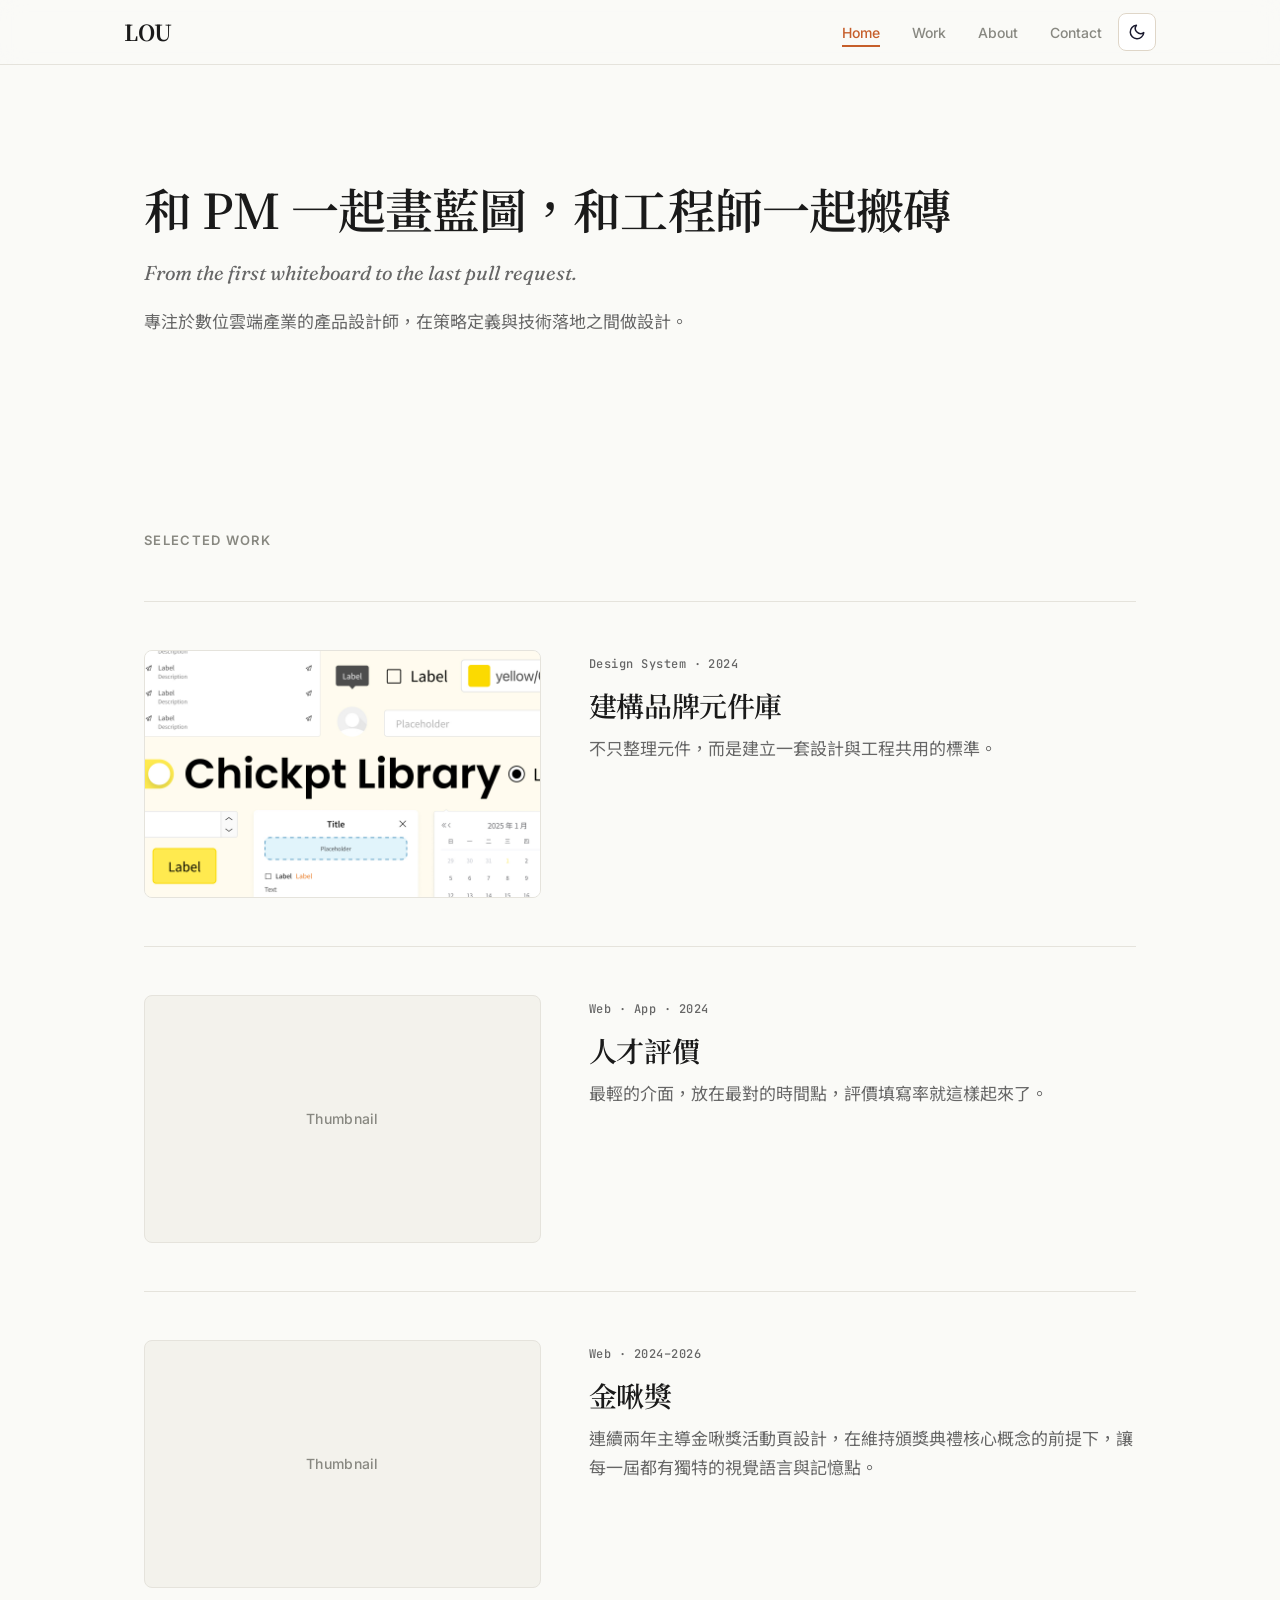
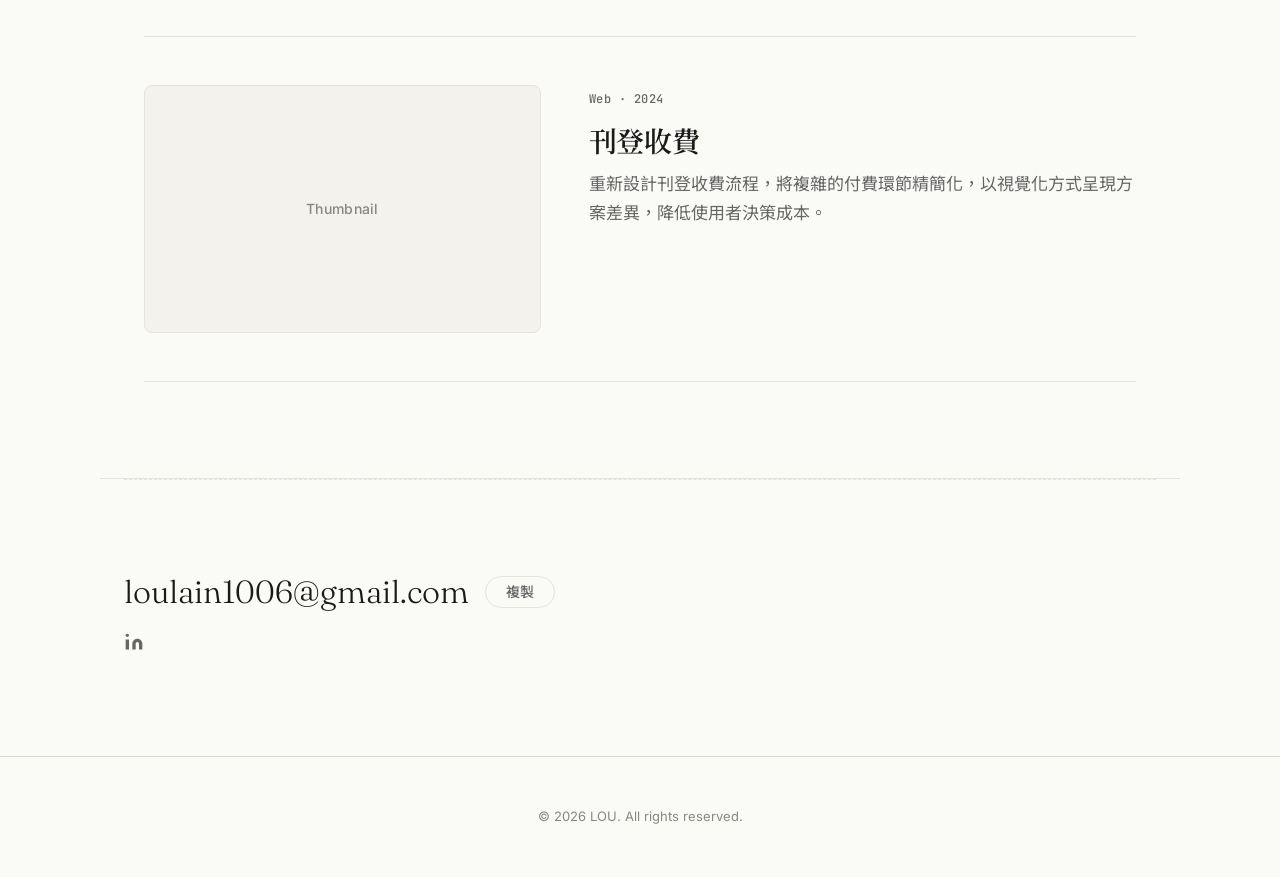
<file: index.html>
<!DOCTYPE html>
<html lang="zh-Hant">
<head>
  <meta charset="UTF-8">
  <meta name="viewport" content="width=device-width, initial-scale=1.0">
  <title>LOU — Portfolio</title>
  <link rel="preconnect" href="https://fonts.googleapis.com">
  <link rel="preconnect" href="https://fonts.gstatic.com" crossorigin>
  <link href="https://fonts.googleapis.com/css2?family=Fraunces:ital,opsz,wght@0,9..144,300;0,9..144,400;0,9..144,500;1,9..144,400&family=Inter:wght@400;500;600&family=JetBrains+Mono:wght@400;500&family=Noto+Sans+TC:wght@400;500;600;700&family=Noto+Serif+TC:wght@300;400;500;700&display=swap" rel="stylesheet">
  <link rel="stylesheet" href="style.css">
  <style>
    /* ── Hero override ── */
    .hero {
      padding-top: 180px;
      padding-bottom: 96px;
      text-align: left;
    }

    .hero .container {
      max-width: 1040px;
    }

    .hero__headline {
      font-family: var(--font-serif-tc);
      font-size: clamp(1.75rem, 4vw, 48px);
      font-weight: 600;
      line-height: 1.2;
      letter-spacing: -0.02em;
      color: var(--color-text);
      margin-bottom: 20px;
    }

    .hero__en {
      font-family: var(--font-serif);
      font-size: 20px;
      font-style: italic;
      font-weight: 400;
      line-height: 1.5;
      color: var(--color-text-muted);
      margin-bottom: 20px;
    }

    .hero__bio {
      font-family: var(--font-sans);
      font-size: 17px;
      line-height: 1.75;
      color: var(--color-text-muted);
      max-width: 600px;
    }

    /* ── Work list — editorial ── */
    .work-section .container {
      max-width: 1040px;
    }

    .work-list {
      border-top: 1px solid var(--color-border);
    }

    .work-item {
      display: flex;
      gap: 48px;
      align-items: flex-start;
      padding: 48px 0;
      border-bottom: 1px solid var(--color-border);
      text-decoration: none;
      color: inherit;
      transition: opacity 0.2s ease;
    }

    .work-item:hover {
      opacity: 0.75;
    }

    .work-item__thumb {
      width: 40%;
      flex-shrink: 0;
      aspect-ratio: 16 / 10;
      background-color: var(--color-bg-subtle);
      border: 1px solid var(--color-border);
      border-radius: var(--radius);
      display: flex;
      align-items: center;
      justify-content: center;
      overflow: hidden;
      transition: background-color var(--transition-theme), border-color var(--transition-theme);
    }

    .work-item__thumb img {
      width: 100%;
      height: 100%;
      object-fit: cover;
    }

    .work-item__body {
      flex: 1;
      min-width: 0;
      padding-top: 4px;
    }

    .work-item__tag {
      display: block;
      font-family: var(--font-mono);
      font-size: 12px;
      font-weight: 500;
      color: var(--color-text-muted);
      letter-spacing: 0.04em;
      margin-bottom: 14px;
    }

    .work-item__title {
      font-family: var(--font-serif-tc);
      font-size: 28px;
      font-weight: 600;
      line-height: 1.2;
      letter-spacing: -0.015em;
      color: var(--color-text);
      margin-bottom: 12px;
    }

    .work-item__summary {
      font-family: var(--font-sans);
      font-size: 17px;
      line-height: 1.7;
      color: var(--color-text-muted);
    }

    /* ── Contact ── */
    .contact-section {
      border-top: 1px solid var(--color-border);
    }

    /* ── RWD ── */
    @media (max-width: 768px) {
      .hero {
        padding-top: 140px;
        padding-bottom: 64px;
      }

      .work-item {
        flex-direction: column;
        gap: 20px;
        padding: 36px 0;
      }

      .work-item__thumb {
        width: 100%;
      }

      .work-item__title {
        font-size: 22px;
      }
    }
  </style>
  <script>
    (function () {
      try {
        var stored = localStorage.getItem('theme');
        var isDark = stored === 'dark' || (!stored && window.matchMedia('(prefers-color-scheme: dark)').matches);
        if (isDark) document.documentElement.classList.add('dark');
      } catch (e) {}
    })();
  </script>
</head>
<body>

  <!-- Navbar -->
  <nav class="navbar">
    <div class="container">
      <a href="index.html" class="navbar__logo">LOU</a>
      <ul class="navbar__links">
        <li><a href="index.html" class="active">Home</a></li>
        <li class="navbar__dropdown">
          <a href="#">Work</a>
          <ul class="navbar__dropdown-menu">
            <li><a href="works/project-1.html">建構品牌元件庫</a></li>
            <li><a href="works/project-2.html">人才評價</a></li>
            <li><a href="works/project-3.html">金啾獎</a></li>
            <li><a href="works/project-4.html">刊登收費</a></li>
          </ul>
        </li>
        <li><a href="about.html">About</a></li>
        <li><a href="#contact">Contact</a></li>
      </ul>
      <button class="theme-toggle" data-theme-toggle aria-label="切換主題" aria-pressed="false">
        <svg class="icon-sun" xmlns="http://www.w3.org/2000/svg" viewBox="0 0 24 24" fill="none" stroke="currentColor" stroke-width="2" stroke-linecap="round" stroke-linejoin="round" aria-hidden="true">
          <circle cx="12" cy="12" r="4"></circle>
          <path d="M12 2v2"></path>
          <path d="M12 20v2"></path>
          <path d="m4.93 4.93 1.41 1.41"></path>
          <path d="m17.66 17.66 1.41 1.41"></path>
          <path d="M2 12h2"></path>
          <path d="M20 12h2"></path>
          <path d="m6.34 17.66-1.41 1.41"></path>
          <path d="m19.07 4.93-1.41 1.41"></path>
        </svg>
        <svg class="icon-moon" xmlns="http://www.w3.org/2000/svg" viewBox="0 0 24 24" fill="none" stroke="currentColor" stroke-width="2" stroke-linecap="round" stroke-linejoin="round" aria-hidden="true">
          <path d="M21 12.79A9 9 0 1 1 11.21 3 7 7 0 0 0 21 12.79z"></path>
        </svg>
      </button>
      <button class="navbar__hamburger" aria-label="Toggle menu">
        <span></span>
        <span></span>
        <span></span>
      </button>
    </div>
  </nav>

  <!-- Hero -->
  <section class="hero">
    <div class="container">
      <h1 class="hero__headline reveal">和 PM 一起畫藍圖，和工程師一起搬磚</h1>
      <p class="hero__en reveal" data-delay="1"><em>From the first whiteboard to the last pull request.</em></p>
      <p class="hero__bio reveal" data-delay="2">專注於數位雲端產業的產品設計師，在策略定義與技術落地之間做設計。</p>
    </div>
  </section>

  <!-- Selected Work -->
  <section class="section work-section" id="work">
    <div class="container">
      <p class="section-title reveal">Selected Work</p>
      <div class="work-list">

        <a href="works/project-1.html" class="work-item reveal">
          <div class="work-item__thumb">
            <img src="images/project-1-cover.jpg" alt="建構品牌元件庫">
          </div>
          <div class="work-item__body">
            <span class="work-item__tag">Design System · 2024</span>
            <h2 class="work-item__title">建構品牌元件庫</h2>
            <p class="work-item__summary">不只整理元件，而是建立一套設計與工程共用的標準。</p>
          </div>
        </a>

        <a href="works/project-2.html" class="work-item reveal" data-delay="1">
          <div class="work-item__thumb">
            <span class="thumb__placeholder">Thumbnail</span>
          </div>
          <div class="work-item__body">
            <span class="work-item__tag">Web · App · 2024</span>
            <h2 class="work-item__title">人才評價</h2>
            <p class="work-item__summary">最輕的介面，放在最對的時間點，評價填寫率就這樣起來了。</p>
          </div>
        </a>

        <a href="works/project-3.html" class="work-item reveal" data-delay="2">
          <div class="work-item__thumb">
            <span class="thumb__placeholder">Thumbnail</span>
          </div>
          <div class="work-item__body">
            <span class="work-item__tag">Web · 2024–2026</span>
            <h2 class="work-item__title">金啾獎</h2>
            <p class="work-item__summary">連續兩年主導金啾獎活動頁設計，在維持頒獎典禮核心概念的前提下，讓每一屆都有獨特的視覺語言與記憶點。</p>
          </div>
        </a>

        <a href="works/project-4.html" class="work-item reveal" data-delay="3">
          <div class="work-item__thumb">
            <span class="thumb__placeholder">Thumbnail</span>
          </div>
          <div class="work-item__body">
            <span class="work-item__tag">Web · 2024</span>
            <h2 class="work-item__title">刊登收費</h2>
            <p class="work-item__summary">重新設計刊登收費流程，將複雜的付費環節精簡化，以視覺化方式呈現方案差異，降低使用者決策成本。</p>
          </div>
        </a>

      </div>
    </div>
  </section>

  <!-- Contact -->
  <div id="contact" class="container contact-section">
    <section class="contact-block">
      <div class="contact-email">
        <span class="contact-email__text">loulain1006@gmail.com</span>
        <button class="btn btn--outlined contact-email__copy" onclick="copyEmail()">複製</button>
      </div>
      <div class="contact-links">
        <a href="https://www.linkedin.com/in/loulain1006" target="_blank"
           class="contact-link" aria-label="LinkedIn">
          <svg xmlns="http://www.w3.org/2000/svg" width="20" height="20"
               viewBox="0 0 24 24" fill="currentColor">
            <path d="M16 8a6 6 0 0 1 6 6v7h-4v-7a2 2 0 0 0-2-2 2 2 0 0 0-2 2v7h-4v-7a6 6 0 0 1 6-6z"/>
            <rect x="2" y="9" width="4" height="12"/>
            <circle cx="4" cy="4" r="2"/>
          </svg>
        </a>
      </div>
    </section>
  </div>

  <!-- Footer -->
  <footer class="footer">
    <div class="container">
      <p>&copy; 2026 LOU. All rights reserved.</p>
    </div>
  </footer>

  <script src="main.js" defer></script>
</body>
</html>
</file>
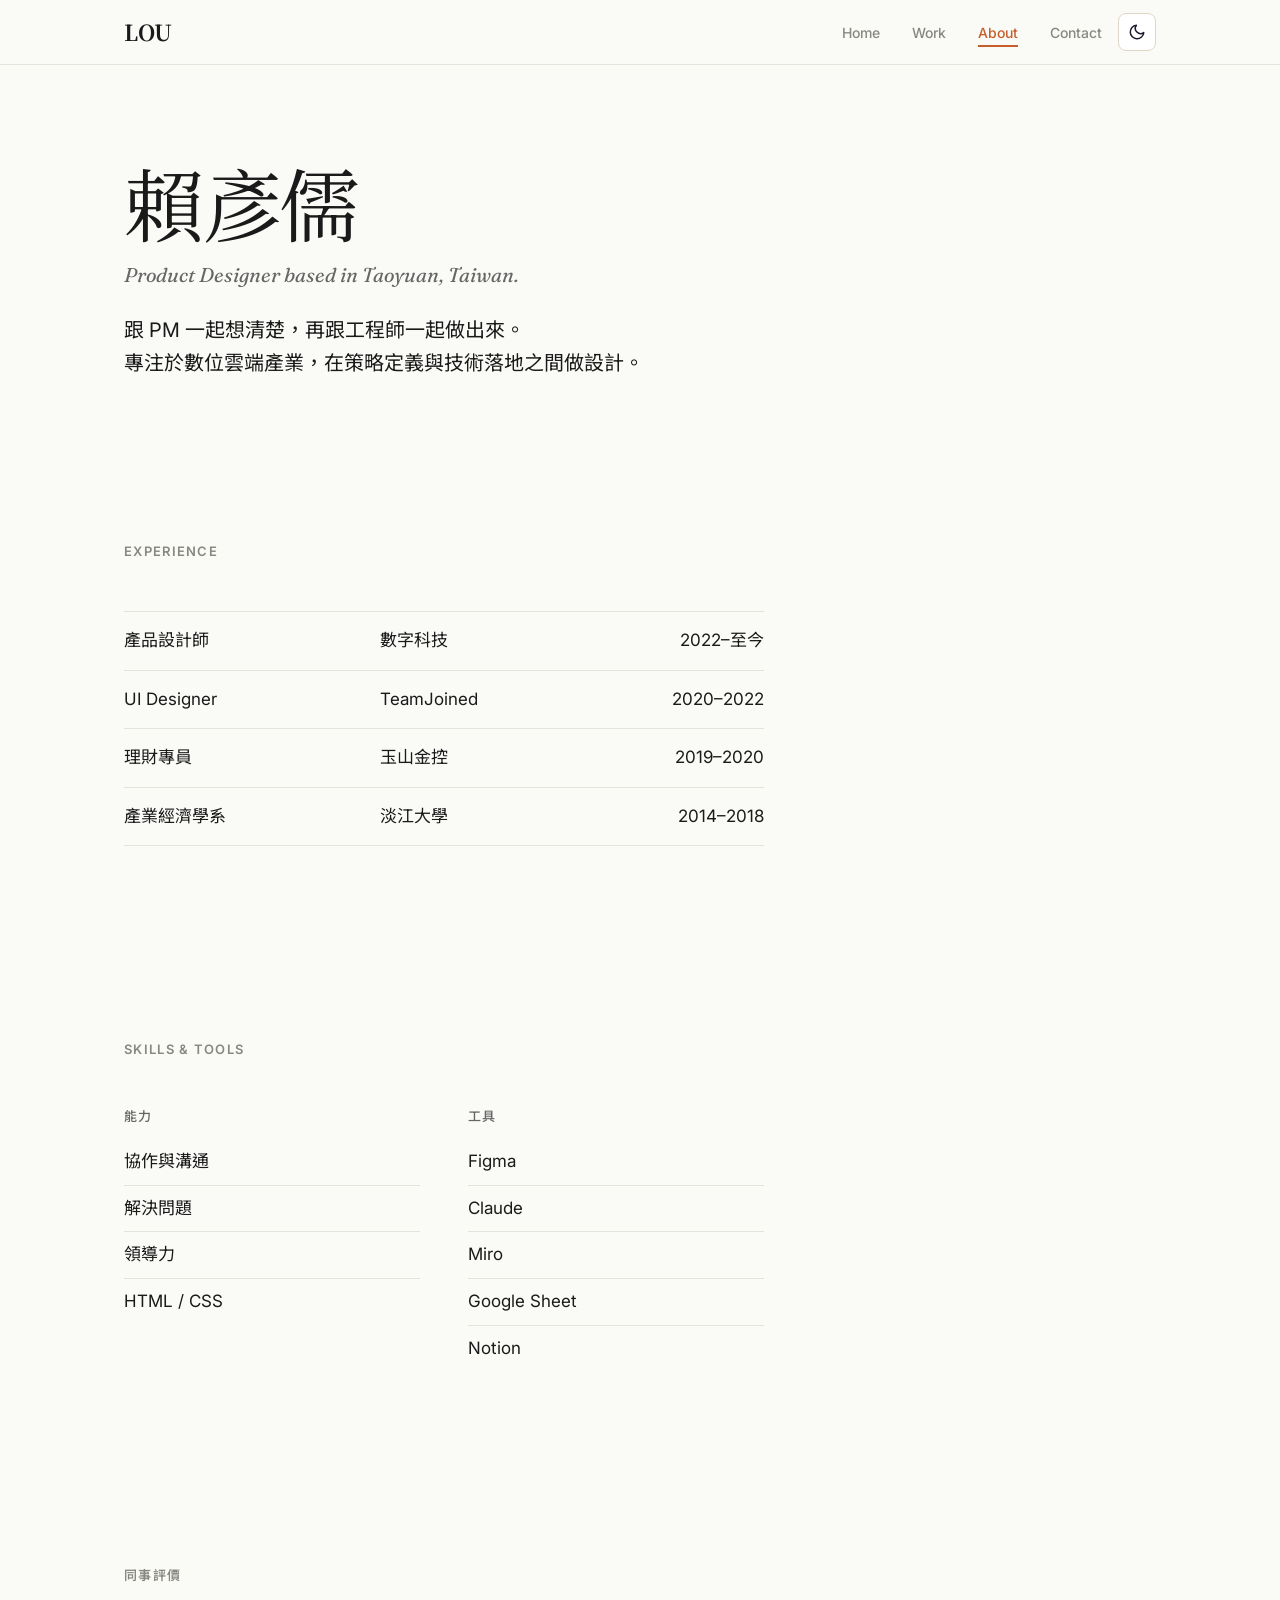
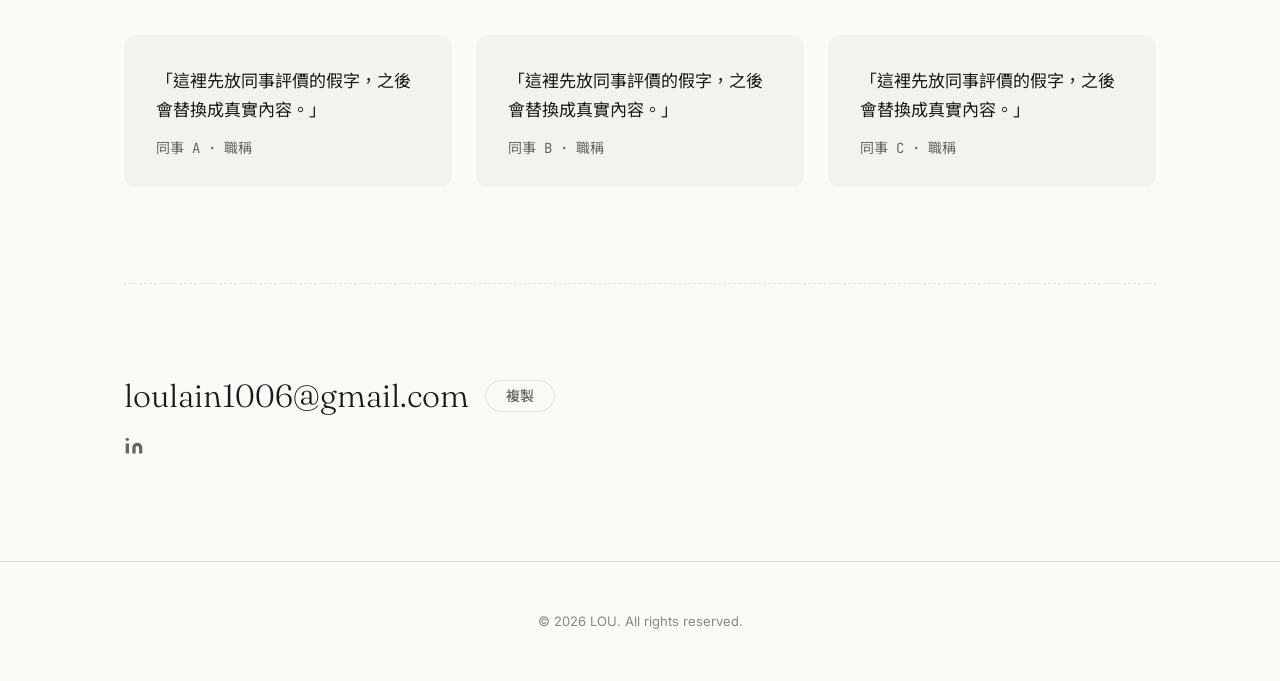
<file: about.html>
<!DOCTYPE html>
<html lang="zh-Hant">
<head>
  <meta charset="UTF-8">
  <meta name="viewport" content="width=device-width, initial-scale=1.0">
  <title>About — LOU</title>
  <link rel="preconnect" href="https://fonts.googleapis.com">
  <link rel="preconnect" href="https://fonts.gstatic.com" crossorigin>
  <link href="https://fonts.googleapis.com/css2?family=Fraunces:ital,opsz,wght@0,9..144,300;0,9..144,400;0,9..144,500;1,9..144,400&family=Inter:wght@400;500;600&family=JetBrains+Mono:wght@400;500&family=Noto+Sans+TC:wght@400;500;600;700&family=Noto+Serif+TC:wght@300;400;500;700&display=swap" rel="stylesheet">
  <link rel="stylesheet" href="style.css">
  <script>
    (function () {
      try {
        var stored = localStorage.getItem('theme');
        var isDark = stored === 'dark' || (!stored && window.matchMedia('(prefers-color-scheme: dark)').matches);
        if (isDark) document.documentElement.classList.add('dark');
      } catch (e) {}
    })();
  </script>
</head>
<body class="about-page">

  <!-- Navbar -->
  <nav class="navbar">
    <div class="container">
      <a href="index.html" class="navbar__logo">LOU</a>
      <ul class="navbar__links">
        <li><a href="index.html">Home</a></li>
        <li class="navbar__dropdown">
          <a href="#">Work</a>
          <ul class="navbar__dropdown-menu">
            <li><a href="works/project-1.html">建構品牌元件庫</a></li>
            <li><a href="works/project-2.html">人才評價</a></li>
            <li><a href="works/project-3.html">金啾獎</a></li>
            <li><a href="works/project-4.html">刊登收費</a></li>
          </ul>
        </li>
        <li><a href="about.html" class="active">About</a></li>
        <li><a href="index.html#contact">Contact</a></li>
      </ul>
      <button class="theme-toggle" data-theme-toggle aria-label="切換主題" aria-pressed="false">
        <svg class="icon-sun" xmlns="http://www.w3.org/2000/svg" viewBox="0 0 24 24" fill="none" stroke="currentColor" stroke-width="2" stroke-linecap="round" stroke-linejoin="round" aria-hidden="true">
          <circle cx="12" cy="12" r="4"></circle>
          <path d="M12 2v2"></path>
          <path d="M12 20v2"></path>
          <path d="m4.93 4.93 1.41 1.41"></path>
          <path d="m17.66 17.66 1.41 1.41"></path>
          <path d="M2 12h2"></path>
          <path d="M20 12h2"></path>
          <path d="m6.34 17.66-1.41 1.41"></path>
          <path d="m19.07 4.93-1.41 1.41"></path>
        </svg>
        <svg class="icon-moon" xmlns="http://www.w3.org/2000/svg" viewBox="0 0 24 24" fill="none" stroke="currentColor" stroke-width="2" stroke-linecap="round" stroke-linejoin="round" aria-hidden="true">
          <path d="M21 12.79A9 9 0 1 1 11.21 3 7 7 0 0 0 21 12.79z"></path>
        </svg>
      </button>
      <button class="navbar__hamburger" aria-label="Toggle menu">
        <span></span>
        <span></span>
        <span></span>
      </button>
    </div>
  </nav>

  <!-- Hero -->
  <section class="about-hero">
    <div class="container">
      <h1 class="reveal">賴彥儒</h1>
      <p class="hero__subtitle reveal" data-delay="1"><em>Product Designer based in Taoyuan, Taiwan.</em></p>
      <p class="hero__lead reveal" data-delay="2">
        跟 PM 一起想清楚，再跟工程師一起做出來。<br>
        專注於數位雲端產業，在策略定義與技術落地之間做設計。
      </p>
    </div>
  </section>

  <!-- Experience -->
  <section class="section" id="experience">
    <div class="container">
      <h2 class="section-title reveal">Experience</h2>
      <table class="exp-table reveal" data-delay="1">
        <tbody>
          <tr>
            <td class="exp-table__role">產品設計師</td>
            <td class="exp-table__company">數字科技</td>
            <td class="exp-table__year">2022–至今</td>
          </tr>
          <tr>
            <td class="exp-table__role">UI Designer</td>
            <td class="exp-table__company">TeamJoined</td>
            <td class="exp-table__year">2020–2022</td>
          </tr>
          <tr>
            <td class="exp-table__role">理財專員</td>
            <td class="exp-table__company">玉山金控</td>
            <td class="exp-table__year">2019–2020</td>
          </tr>
          <tr>
            <td class="exp-table__role">產業經濟學系</td>
            <td class="exp-table__company">淡江大學</td>
            <td class="exp-table__year">2014–2018</td>
          </tr>
        </tbody>
      </table>
    </div>
  </section>

  <!-- Skills & Tools -->
  <section class="section" id="skills">
    <div class="container">
      <h2 class="section-title reveal">Skills &amp; Tools</h2>
      <div class="skills-grid reveal" data-delay="1">
        <div class="skills-col">
          <h3 class="skills-col__title">能力</h3>
          <ul class="skills-list">
            <li>協作與溝通</li>
            <li>解決問題</li>
            <li>領導力</li>
            <li>HTML / CSS</li>
          </ul>
        </div>
        <div class="skills-col">
          <h3 class="skills-col__title">工具</h3>
          <ul class="skills-list">
            <li>Figma</li>
            <li>Claude</li>
            <li>Miro</li>
            <li>Google Sheet</li>
            <li>Notion</li>
          </ul>
        </div>
      </div>
    </div>
  </section>

  <!-- Testimonials -->
  <section class="section" id="testimonials">
    <div class="container">
      <h2 class="section-title reveal">同事評價</h2>
      <div class="testimonials-grid">
        <blockquote class="testimonial reveal" data-delay="1">
          <p>「這裡先放同事評價的假字，之後會替換成真實內容。」</p>
          <footer class="testimonial__footer">同事 A · 職稱</footer>
        </blockquote>
        <blockquote class="testimonial reveal" data-delay="2">
          <p>「這裡先放同事評價的假字，之後會替換成真實內容。」</p>
          <footer class="testimonial__footer">同事 B · 職稱</footer>
        </blockquote>
        <blockquote class="testimonial reveal" data-delay="3">
          <p>「這裡先放同事評價的假字，之後會替換成真實內容。」</p>
          <footer class="testimonial__footer">同事 C · 職稱</footer>
        </blockquote>
      </div>
    </div>
  </section>

  <!-- Contact -->
  <div id="contact" class="container">
    <section class="contact-block">
      <div class="contact-email">
        <span class="contact-email__text">loulain1006@gmail.com</span>
        <button class="btn btn--outlined contact-email__copy" onclick="copyEmail()">複製</button>
      </div>
      <div class="contact-links">
        <a href="https://www.linkedin.com/in/loulain1006" target="_blank"
           class="contact-link" aria-label="LinkedIn">
          <svg xmlns="http://www.w3.org/2000/svg" width="20" height="20"
               viewBox="0 0 24 24" fill="currentColor">
            <path d="M16 8a6 6 0 0 1 6 6v7h-4v-7a2 2 0 0 0-2-2 2 2 0 0 0-2 2v7h-4v-7a6 6 0 0 1 6-6z"/>
            <rect x="2" y="9" width="4" height="12"/>
            <circle cx="4" cy="4" r="2"/>
          </svg>
        </a>
      </div>
    </section>
  </div>

  <!-- Footer -->
  <footer class="footer">
    <div class="container">
      <p>&copy; 2026 LOU. All rights reserved.</p>
    </div>
  </footer>

  <script src="main.js" defer></script>
</body>
</html>
</file>
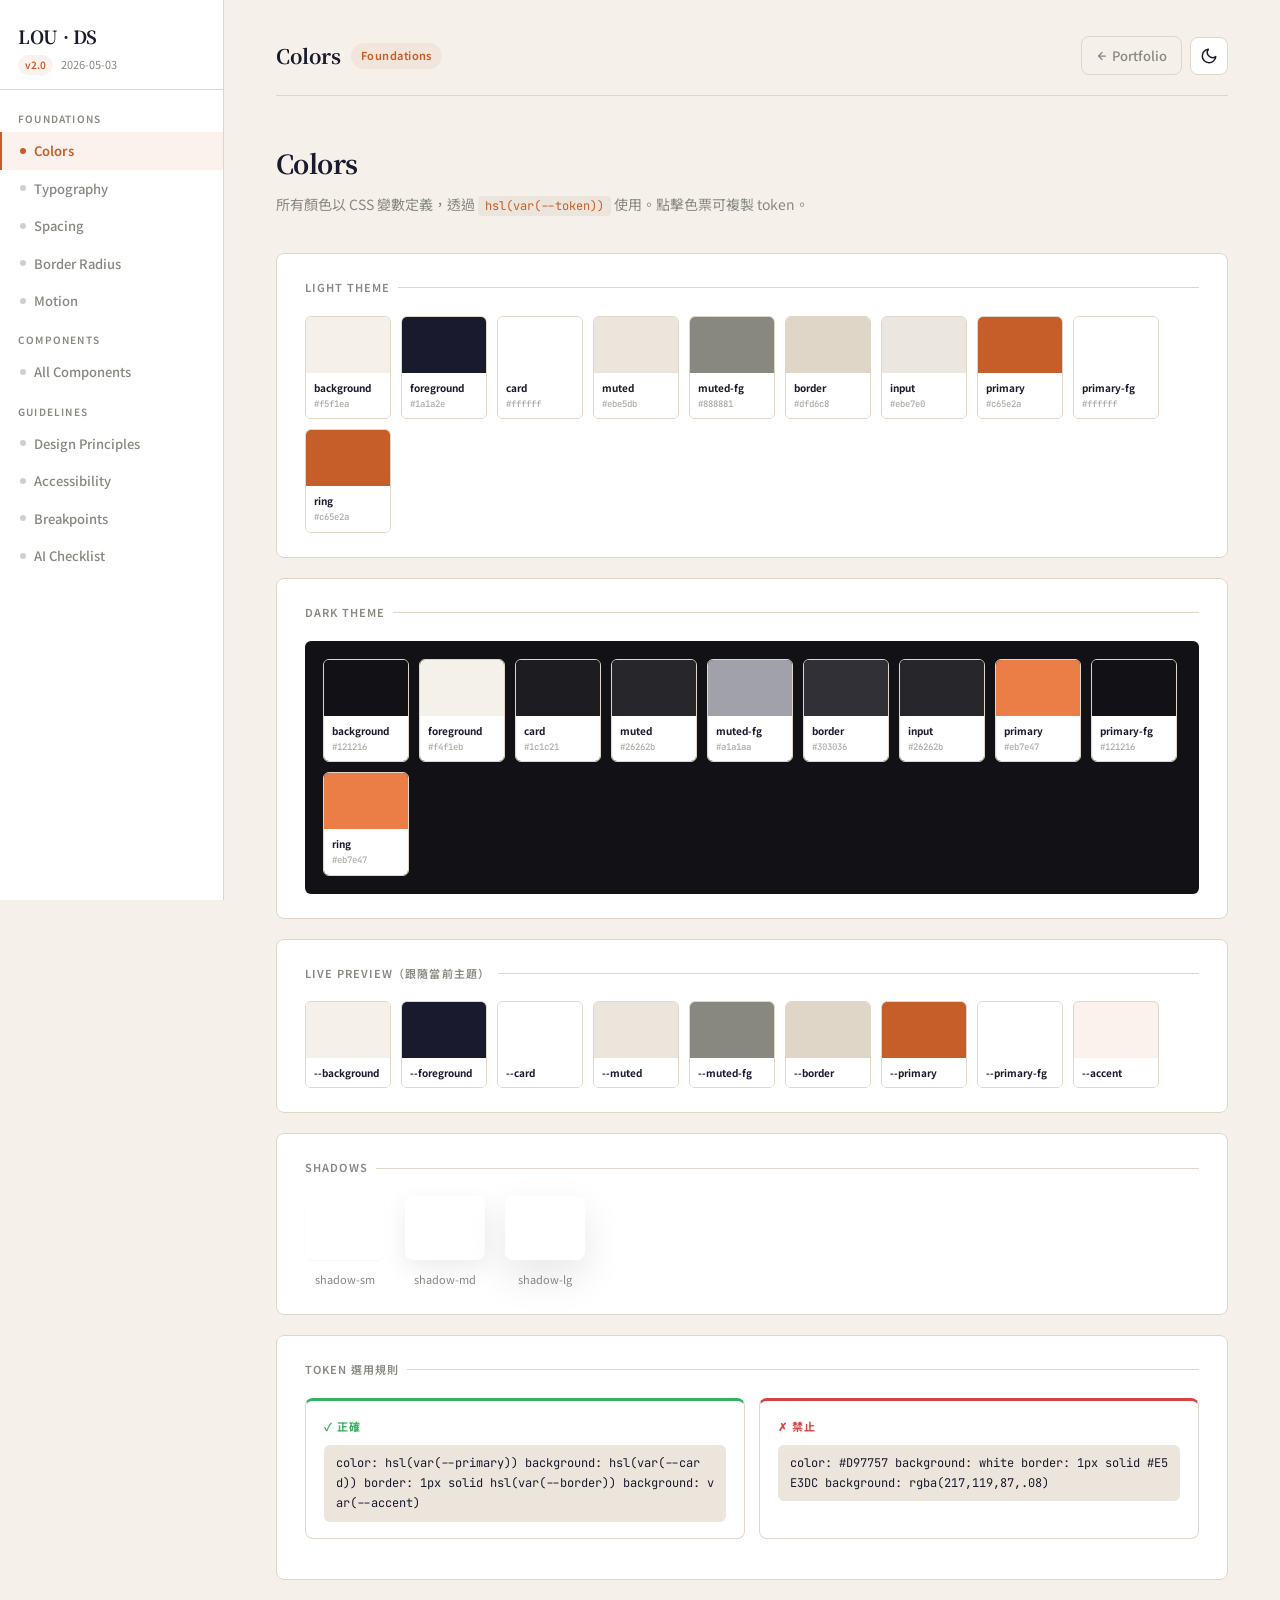
<file: design-system.html>
<!DOCTYPE html>
<html lang="zh-Hant">
<head>
<meta charset="UTF-8">
<meta name="viewport" content="width=device-width, initial-scale=1.0">
<title>Design System v2 — LOU Portfolio</title>
<link rel="preconnect" href="https://fonts.googleapis.com">
<link rel="preconnect" href="https://fonts.gstatic.com" crossorigin>
<link href="https://fonts.googleapis.com/css2?family=Noto+Sans+TC:wght@400;500;600;700&family=Noto+Serif+TC:wght@400;500;600;700&family=JetBrains+Mono:wght@400;500&display=swap" rel="stylesheet">
<link rel="stylesheet" href="style.css">
<script>
  (function(){
    try{
      var s=localStorage.getItem('theme');
      var d=s==='dark'||(!s&&window.matchMedia('(prefers-color-scheme: dark)').matches);
      if(d) document.documentElement.classList.add('dark');
    }catch(e){}
  })();
</script>
<style>
*,*::before,*::after{box-sizing:border-box;margin:0;padding:0}

/* ── Shell ── */
.ds-shell{
  display:flex;
  min-height:100vh;
  background-color:hsl(var(--background));
  color:hsl(var(--foreground));
  font-family:"Noto Sans TC",sans-serif;
}

/* ── Sidebar ── */
.ds-sidebar{
  position:fixed;
  top:0;left:0;
  width:224px;height:100vh;
  background-color:hsl(var(--card));
  border-right:1px solid hsl(var(--border));
  display:flex;flex-direction:column;
  z-index:200;
  transition:transform .3s cubic-bezier(.22,1,.36,1),
             background-color .3s ease,border-color .3s ease;
  overflow-y:auto;
}

.ds-sidebar__header{
  padding:20px 18px 14px;
  border-bottom:1px solid hsl(var(--border));
  flex-shrink:0;
  transition:border-color .3s ease;
}

.ds-sidebar__logo{
  font-family:"Noto Serif TC",serif;
  font-size:18px;font-weight:700;
  letter-spacing:-.02em;
  color:hsl(var(--foreground));
}

.ds-sidebar__meta{
  font-size:11px;
  color:hsl(var(--muted-foreground));
  margin-top:3px;
  display:flex;gap:8px;align-items:center;
}

.ds-sidebar__version{
  background-color:var(--accent);
  color:hsl(var(--primary));
  font-weight:600;
  padding:1px 7px;
  border-radius:99px;
  font-size:10px;
}

.ds-nav{padding:10px 0 20px;flex:1}

.ds-nav__group{margin-bottom:2px}

.ds-nav__label{
  font-size:10px;font-weight:600;
  text-transform:uppercase;letter-spacing:.12em;
  color:hsl(var(--muted-foreground));
  padding:10px 18px 4px;
  display:block;
}

.ds-nav__item{
  display:flex;align-items:center;gap:8px;
  padding:7px 18px;
  font-size:13px;font-weight:500;
  color:hsl(var(--muted-foreground));
  text-decoration:none;
  border-left:2px solid transparent;
  transition:color .2s,background-color .2s,border-color .2s;
  cursor:pointer;
}

.ds-nav__item:hover{
  color:hsl(var(--foreground));
  background-color:hsl(var(--muted));
}

.ds-nav__item.is-active{
  color:hsl(var(--primary));
  border-left-color:hsl(var(--primary));
  background-color:var(--accent);
  font-weight:600;
}

.ds-nav__dot{
  width:6px;height:6px;
  border-radius:50%;
  background-color:currentColor;
  opacity:.4;
  flex-shrink:0;
}
.ds-nav__item.is-active .ds-nav__dot{opacity:1}

/* ── Main ── */
.ds-main{
  margin-left:224px;
  flex:1;
  padding:36px 52px 100px;
  max-width:calc(100vw - 224px);
}

/* ── Topbar ── */
.ds-topbar{
  display:flex;align-items:center;justify-content:space-between;
  margin-bottom:44px;
  padding-bottom:20px;
  border-bottom:1px solid hsl(var(--border));
}

.ds-topbar__left{display:flex;align-items:center;gap:10px}

.ds-menu-btn{
  display:none;
  background:none;border:1px solid hsl(var(--border));
  border-radius:var(--radius);
  width:36px;height:36px;
  align-items:center;justify-content:center;
  cursor:pointer;color:hsl(var(--foreground));
  transition:background-color .2s,border-color .2s;
}
.ds-menu-btn:hover{background-color:hsl(var(--muted))}

.ds-topbar__title{
  font-family:"Noto Serif TC",serif;
  font-size:20px;font-weight:700;
  color:hsl(var(--foreground));
}

.ds-topbar__badge{
  font-size:11px;font-weight:600;
  background-color:var(--accent);
  color:hsl(var(--primary));
  padding:3px 10px;
  border-radius:99px;
  letter-spacing:.04em;
}

.ds-topbar__actions{display:flex;align-items:center;gap:8px}

.ds-back-link{
  font-size:13px;font-weight:500;
  color:hsl(var(--muted-foreground));
  text-decoration:none;
  padding:7px 14px;
  border:1px solid hsl(var(--border));
  border-radius:var(--radius);
  transition:.2s ease;
  display:flex;align-items:center;gap:4px;
}
.ds-back-link:hover{color:hsl(var(--foreground));border-color:hsl(var(--primary)/.4)}

/* ── Sections ── */
.ds-section{
  display:none;
  animation:ds-fade .25s ease forwards;
}
.ds-section.is-active{display:block}

@keyframes ds-fade{
  from{opacity:0;transform:translateY(6px)}
  to{opacity:1;transform:translateY(0)}
}

.ds-section__title{
  font-family:"Noto Serif TC",serif;
  font-size:26px;font-weight:700;
  letter-spacing:-.02em;
  color:hsl(var(--foreground));
  margin-bottom:6px;
}

.ds-section__desc{
  font-size:14px;
  color:hsl(var(--muted-foreground));
  line-height:1.7;
  margin-bottom:36px;
  max-width:560px;
}

/* ── Block ── */
.ds-block{
  background-color:hsl(var(--card));
  border:1px solid hsl(var(--border));
  border-radius:var(--radius);
  padding:24px 28px;
  margin-bottom:20px;
  transition:background-color .3s ease,border-color .3s ease;
}

.ds-block__title{
  font-size:11px;font-weight:600;
  text-transform:uppercase;letter-spacing:.1em;
  color:hsl(var(--muted-foreground));
  margin-bottom:18px;
  display:flex;align-items:center;gap:8px;
}

.ds-block__title::after{
  content:'';flex:1;height:1px;
  background-color:hsl(var(--border));
}

/* ── Color Swatches ── */
.ds-swatches{display:flex;flex-wrap:wrap;gap:10px}

.ds-swatch{
  width:86px;
  border-radius:calc(var(--radius) - 2px);
  overflow:hidden;
  border:1px solid hsl(var(--border));
  cursor:pointer;
  transition:transform .2s ease,box-shadow .2s ease;
  position:relative;
}
.ds-swatch:hover{transform:translateY(-2px);box-shadow:var(--shadow-md)}

.ds-swatch__color{
  height:56px;
  transition:transform .2s ease;
  position:relative;
}

.ds-swatch__copy-hint{
  position:absolute;inset:0;
  display:flex;align-items:center;justify-content:center;
  background-color:rgba(0,0,0,.3);
  color:white;font-size:10px;font-weight:600;
  opacity:0;transition:opacity .15s;
  border-radius:0;
}
.ds-swatch:hover .ds-swatch__copy-hint{opacity:1}

.ds-swatch__label{
  padding:7px 8px;
  background-color:hsl(var(--card));
  font-size:10px;font-weight:500;
  color:hsl(var(--muted-foreground));
  line-height:1.5;
  transition:background-color .3s ease;
}

.ds-swatch__name{
  font-weight:700;
  color:hsl(var(--foreground));
  font-size:10px;
  display:block;
}

.ds-swatch__hex{
  font-family:'JetBrains Mono',monospace;
  font-size:9px;
  opacity:.7;
}

/* ── Typography ── */
.ds-type-row{
  display:flex;align-items:baseline;gap:24px;
  padding:14px 0;
  border-bottom:1px solid hsl(var(--border));
}
.ds-type-row:last-child{border-bottom:none;padding-bottom:0}
.ds-type-row:first-child{padding-top:0}

.ds-type-meta{
  min-width:210px;
  font-size:11px;
  color:hsl(var(--muted-foreground));
  line-height:1.6;
  flex-shrink:0;
}

.ds-type-meta strong{
  display:block;
  font-size:12px;font-weight:600;
  color:hsl(var(--foreground));
  margin-bottom:2px;
}

.ds-type-meta code{
  font-family:'JetBrains Mono',monospace;
  font-size:10px;
  background-color:hsl(var(--muted));
  padding:1px 5px;border-radius:3px;
  color:hsl(var(--primary));
}

/* ── Spacing ── */
.ds-spacing-list{display:flex;flex-direction:column;gap:10px}
.ds-spacing-row{display:flex;align-items:center;gap:14px}

.ds-spacing-bar{
  background-color:hsl(var(--primary) / 0.18);
  border:1px solid hsl(var(--primary) / 0.35);
  border-radius:3px;
  height:26px;
  flex-shrink:0;
}

.ds-spacing-label{
  font-family:'JetBrains Mono',monospace;
  font-size:12px;font-weight:500;
  color:hsl(var(--foreground));
  min-width:52px;
}

.ds-spacing-desc{
  font-size:12px;
  color:hsl(var(--muted-foreground));
}

/* ── Radius ── */
.ds-radius-list{display:flex;flex-wrap:wrap;gap:20px}

.ds-radius-item{
  display:flex;flex-direction:column;align-items:center;gap:10px;
}

.ds-radius-box{
  width:64px;height:64px;
  background-color:var(--accent);
  border:2px solid hsl(var(--primary) / 0.5);
}

.ds-radius-label{
  font-size:11px;font-weight:500;
  color:hsl(var(--muted-foreground));
  text-align:center;line-height:1.5;
}
.ds-radius-label strong{display:block;color:hsl(var(--foreground));font-size:12px}

/* ── Motion ── */
.ds-motion-list{display:flex;flex-direction:column;gap:0}

.ds-motion-row{
  display:flex;align-items:center;gap:16px;
  padding:14px 0;
  border-bottom:1px solid hsl(var(--border));
}
.ds-motion-row:last-child{border-bottom:none}

.ds-motion-meta{min-width:220px;flex-shrink:0}

.ds-motion-meta strong{
  display:block;font-size:13px;font-weight:600;
  color:hsl(var(--foreground));margin-bottom:2px;
}

.ds-motion-meta span{
  font-size:11px;color:hsl(var(--muted-foreground));
  font-family:'JetBrains Mono',monospace;
}

.ds-motion-track{
  flex:1;height:40px;
  background-color:hsl(var(--muted));
  border-radius:var(--radius);
  position:relative;overflow:hidden;
}

.ds-motion-dot{
  position:absolute;
  top:50%;left:8px;
  transform:translateY(-50%);
  width:24px;height:24px;
  background-color:hsl(var(--primary));
  border-radius:50%;
}

.ds-motion-play{
  display:inline-flex;align-items:center;gap:5px;
  font-size:11px;font-weight:600;
  color:hsl(var(--primary));
  background-color:var(--accent);
  border:none;padding:6px 12px;
  border-radius:calc(var(--radius) - 2px);
  cursor:pointer;
  transition:background-color .2s;
  white-space:nowrap;
  font-family:"Noto Sans TC",sans-serif;
}
.ds-motion-play:hover{background-color:hsl(var(--primary)/0.15)}

/* ── Preview Frame ── */
.ds-preview{
  background-color:hsl(var(--background));
  border:1px solid hsl(var(--border));
  border-radius:var(--radius);
  padding:28px;
  margin-bottom:8px;
  transition:background-color .3s ease,border-color .3s ease;
}

.ds-preview--grid{
  display:flex;flex-wrap:wrap;gap:14px;align-items:flex-start;
}

/* Code badge */
.ds-code{
  display:inline-block;
  font-size:11px;font-weight:500;
  font-family:'JetBrains Mono',monospace;
  background-color:hsl(var(--muted));
  color:hsl(var(--primary));
  padding:2px 8px;
  border-radius:4px;
  margin-bottom:14px;
  border:1px solid hsl(var(--border));
}

/* ── Principles ── */
.ds-principles-grid{
  display:grid;
  grid-template-columns:repeat(auto-fill,minmax(260px,1fr));
  gap:16px;
}

.ds-principle{
  padding:20px;
  background-color:hsl(var(--background));
  border:1px solid hsl(var(--border));
  border-radius:var(--radius);
  transition:border-color .3s ease,transform .3s cubic-bezier(.22,1,.36,1);
}
.ds-principle:hover{
  border-color:hsl(var(--primary)/.4);
  transform:translateY(-3px);
}

.ds-principle__num{
  font-family:"Noto Serif TC",serif;
  font-size:28px;font-weight:700;
  color:hsl(var(--primary));
  line-height:1;
  margin-bottom:10px;
}

.ds-principle__title{
  font-size:14px;font-weight:600;
  color:hsl(var(--foreground));
  margin-bottom:6px;
}

.ds-principle__desc{
  font-size:13px;
  color:hsl(var(--muted-foreground));
  line-height:1.7;
}

/* ── Do / Don't ── */
.ds-do-dont{
  display:grid;
  grid-template-columns:1fr 1fr;
  gap:14px;
  margin-bottom:16px;
}

.ds-do,.ds-dont{
  padding:16px 18px;
  border-radius:var(--radius);
  border:1px solid hsl(var(--border));
}

.ds-do{border-top:3px solid hsl(142 55% 45%)}
.ds-dont{border-top:3px solid hsl(0 65% 55%)}

.ds-do__label{
  font-size:11px;font-weight:700;
  text-transform:uppercase;letter-spacing:.08em;
  color:hsl(142 55% 45%);
  margin-bottom:8px;
}

.ds-dont__label{
  font-size:11px;font-weight:700;
  text-transform:uppercase;letter-spacing:.08em;
  color:hsl(0 65% 55%);
  margin-bottom:8px;
}

.ds-do code,.ds-dont code{
  display:block;
  font-family:'JetBrains Mono',monospace;
  font-size:12px;
  line-height:1.7;
  background-color:hsl(var(--muted));
  padding:8px 12px;
  border-radius:calc(var(--radius) - 2px);
  color:hsl(var(--foreground));
  word-break:break-all;
}

/* ── A11y ── */
.ds-a11y-list{display:flex;flex-direction:column;gap:12px}

.ds-a11y-item{
  display:flex;align-items:flex-start;gap:12px;
  padding:14px 16px;
  background-color:hsl(var(--background));
  border:1px solid hsl(var(--border));
  border-radius:var(--radius);
}

.ds-a11y-icon{
  width:28px;height:28px;
  border-radius:50%;
  background-color:var(--accent);
  color:hsl(var(--primary));
  display:flex;align-items:center;justify-content:center;
  flex-shrink:0;
  font-size:13px;
  font-weight:700;
}

.ds-a11y-content strong{
  display:block;
  font-size:13px;font-weight:600;
  color:hsl(var(--foreground));
  margin-bottom:3px;
}

.ds-a11y-content p{
  font-size:12px;
  color:hsl(var(--muted-foreground));
  line-height:1.6;
}

/* Focus demo */
.ds-focus-demo{
  display:flex;gap:12px;flex-wrap:wrap;align-items:center;
  padding:20px;
  background-color:hsl(var(--background));
  border:1px solid hsl(var(--border));
  border-radius:var(--radius);
}

.ds-focus-demo a,
.ds-focus-demo button,
.ds-focus-demo input{
  font-family:"Noto Sans TC",sans-serif;
}

/* ── Breakpoints ── */
.ds-bp-list{display:flex;flex-direction:column;gap:0}

.ds-bp-row{
  display:flex;align-items:flex-start;gap:14px;
  padding:16px 0;
  border-bottom:1px solid hsl(var(--border));
}
.ds-bp-row:last-child{border-bottom:none}

.ds-bp-icon{font-size:22px;width:36px;text-align:center;flex-shrink:0;margin-top:2px}

.ds-bp-meta strong{
  display:block;font-size:14px;font-weight:600;
  color:hsl(var(--foreground));
}

.ds-bp-meta span{
  font-size:12px;color:hsl(var(--muted-foreground));
}

.ds-bp-changes{
  margin-top:8px;
  display:flex;flex-wrap:wrap;gap:5px;
}

.ds-bp-chip{
  font-size:11px;font-weight:500;
  background-color:hsl(var(--muted));
  color:hsl(var(--foreground));
  padding:3px 10px;
  border-radius:99px;
}

/* ── Toast ── */
.ds-toast{
  position:fixed;bottom:28px;left:50%;transform:translateX(-50%) translateY(20px);
  background-color:hsl(var(--foreground));
  color:hsl(var(--background));
  font-size:13px;font-weight:500;
  padding:10px 20px;
  border-radius:var(--radius);
  opacity:0;
  transition:opacity .2s ease,transform .2s ease;
  pointer-events:none;
  z-index:999;
  white-space:nowrap;
}
.ds-toast.show{opacity:1;transform:translateX(-50%) translateY(0)}

/* ── Checklist ── */
.ds-checklist{display:flex;flex-direction:column;gap:8px}

.ds-check-item{
  display:flex;align-items:flex-start;gap:10px;
  font-size:13px;
  color:hsl(var(--foreground));
  line-height:1.5;
  padding:10px 14px;
  border-radius:var(--radius);
  background-color:hsl(var(--background));
  border:1px solid hsl(var(--border));
  cursor:pointer;
  transition:border-color .2s,background-color .2s;
  user-select:none;
}
.ds-check-item:hover{border-color:hsl(var(--primary)/.4)}
.ds-check-item.checked{background-color:hsl(142 55% 45% / .08);border-color:hsl(142 55% 45% / .4)}

.ds-check-item__box{
  width:16px;height:16px;
  border-radius:4px;
  border:2px solid hsl(var(--border));
  flex-shrink:0;
  margin-top:1px;
  display:flex;align-items:center;justify-content:center;
  transition:background-color .2s,border-color .2s;
}
.ds-check-item.checked .ds-check-item__box{
  background-color:hsl(142 55% 45%);
  border-color:hsl(142 55% 45%);
}

.ds-check-item.checked .ds-check-item__text{
  text-decoration:line-through;
  opacity:.5;
}

/* ── Overlay ── */
.ds-overlay{
  display:none;
  position:fixed;inset:0;
  background-color:hsl(0 0% 0% / .4);
  z-index:199;
}

/* ── Responsive ── */
@media(max-width:768px){
  .ds-sidebar{transform:translateX(-100%)}
  .ds-sidebar.is-open{transform:translateX(0)}
  .ds-main{margin-left:0;max-width:100vw;padding:20px 18px 60px}
  .ds-menu-btn{display:inline-flex}
  .ds-overlay.is-open{display:block}
  .ds-swatches{gap:8px}
  .ds-swatch{width:74px}
  .ds-motion-meta{min-width:140px}
  .ds-type-row{flex-direction:column;gap:8px}
  .ds-type-meta{min-width:unset}
  .ds-do-dont{grid-template-columns:1fr}
  .ds-principles-grid{grid-template-columns:1fr}
}
</style>
</head>
<body>
<div class="ds-shell">

<!-- Toast notification -->
<div class="ds-toast" id="dsToast">已複製！</div>

<!-- Overlay (mobile) -->
<div class="ds-overlay" id="dsOverlay"></div>

<!-- Sidebar -->
<aside class="ds-sidebar" id="dsSidebar">
  <div class="ds-sidebar__header">
    <div class="ds-sidebar__logo">LOU · DS</div>
    <div class="ds-sidebar__meta">
      <span class="ds-sidebar__version">v2.0</span>
      2026-05-03
    </div>
  </div>
  <nav class="ds-nav">
    <div class="ds-nav__group">
      <span class="ds-nav__label">Foundations</span>
      <a class="ds-nav__item is-active" data-target="colors"><span class="ds-nav__dot"></span>Colors</a>
      <a class="ds-nav__item" data-target="typography"><span class="ds-nav__dot"></span>Typography</a>
      <a class="ds-nav__item" data-target="spacing"><span class="ds-nav__dot"></span>Spacing</a>
      <a class="ds-nav__item" data-target="radius"><span class="ds-nav__dot"></span>Border Radius</a>
      <a class="ds-nav__item" data-target="motion"><span class="ds-nav__dot"></span>Motion</a>
    </div>
    <div class="ds-nav__group">
      <span class="ds-nav__label">Components</span>
      <a class="ds-nav__item" data-target="components"><span class="ds-nav__dot"></span>All Components</a>
    </div>
    <div class="ds-nav__group">
      <span class="ds-nav__label">Guidelines</span>
      <a class="ds-nav__item" data-target="principles"><span class="ds-nav__dot"></span>Design Principles</a>
      <a class="ds-nav__item" data-target="a11y"><span class="ds-nav__dot"></span>Accessibility</a>
      <a class="ds-nav__item" data-target="breakpoints"><span class="ds-nav__dot"></span>Breakpoints</a>
      <a class="ds-nav__item" data-target="checklist"><span class="ds-nav__dot"></span>AI Checklist</a>
    </div>
  </nav>
</aside>

<!-- Main -->
<main class="ds-main">
  <div class="ds-topbar">
    <div class="ds-topbar__left">
      <button class="ds-menu-btn" id="dsMenuBtn" aria-label="Toggle sidebar">
        <svg width="15" height="15" viewBox="0 0 24 24" fill="none" stroke="currentColor" stroke-width="2" stroke-linecap="round">
          <line x1="3" y1="6" x2="21" y2="6"/><line x1="3" y1="12" x2="21" y2="12"/><line x1="3" y1="18" x2="21" y2="18"/>
        </svg>
      </button>
      <div class="ds-topbar__title" id="dsPageTitle">Colors</div>
      <span class="ds-topbar__badge" id="dsPageBadge">Foundations</span>
    </div>
    <div class="ds-topbar__actions">
      <a href="index.html" class="ds-back-link">
        <svg width="12" height="12" viewBox="0 0 24 24" fill="none" stroke="currentColor" stroke-width="2.5" stroke-linecap="round"><path d="M19 12H5M12 5l-7 7 7 7"/></svg>
        Portfolio
      </a>
      <button class="theme-toggle" data-theme-toggle aria-label="切換主題" aria-pressed="false">
        <svg class="icon-sun" xmlns="http://www.w3.org/2000/svg" viewBox="0 0 24 24" fill="none" stroke="currentColor" stroke-width="2" stroke-linecap="round" stroke-linejoin="round" aria-hidden="true"><circle cx="12" cy="12" r="4"></circle><path d="M12 2v2"></path><path d="M12 20v2"></path><path d="m4.93 4.93 1.41 1.41"></path><path d="m17.66 17.66 1.41 1.41"></path><path d="M2 12h2"></path><path d="M20 12h2"></path><path d="m6.34 17.66-1.41 1.41"></path><path d="m19.07 4.93-1.41 1.41"></path></svg>
        <svg class="icon-moon" xmlns="http://www.w3.org/2000/svg" viewBox="0 0 24 24" fill="none" stroke="currentColor" stroke-width="2" stroke-linecap="round" stroke-linejoin="round" aria-hidden="true"><path d="M21 12.79A9 9 0 1 1 11.21 3 7 7 0 0 0 21 12.79z"></path></svg>
      </button>
    </div>
  </div>

  <!-- ═══ COLORS ═══ -->
  <section class="ds-section is-active" id="sec-colors">
    <h1 class="ds-section__title">Colors</h1>
    <p class="ds-section__desc">所有顏色以 CSS 變數定義，透過 <code style="font-family:'JetBrains Mono',monospace;font-size:12px;background:hsl(var(--muted));padding:2px 7px;border-radius:4px;color:hsl(var(--primary))">hsl(var(--token))</code> 使用。點擊色票可複製 token。</p>

    <div class="ds-block">
      <div class="ds-block__title">Light Theme</div>
      <div class="ds-swatches" id="swatchesLight"></div>
    </div>

    <div class="ds-block">
      <div class="ds-block__title">Dark Theme</div>
      <div style="background-color:hsl(240 10% 8%);border-radius:calc(var(--radius) - 2px);padding:18px;">
        <div class="ds-swatches" id="swatchesDark"></div>
      </div>
    </div>

    <div class="ds-block">
      <div class="ds-block__title">Live Preview（跟隨當前主題）</div>
      <div class="ds-swatches" id="swatchesLive"></div>
    </div>

    <div class="ds-block">
      <div class="ds-block__title">Shadows</div>
      <div style="display:flex;flex-wrap:wrap;gap:20px;align-items:flex-end">
        <div style="display:flex;flex-direction:column;align-items:center;gap:10px">
          <div style="width:80px;height:64px;background-color:hsl(var(--card));border-radius:var(--radius);box-shadow:var(--shadow-sm)"></div>
          <span style="font-size:11px;color:hsl(var(--muted-foreground))">shadow-sm</span>
        </div>
        <div style="display:flex;flex-direction:column;align-items:center;gap:10px">
          <div style="width:80px;height:64px;background-color:hsl(var(--card));border-radius:var(--radius);box-shadow:var(--shadow-md)"></div>
          <span style="font-size:11px;color:hsl(var(--muted-foreground))">shadow-md</span>
        </div>
        <div style="display:flex;flex-direction:column;align-items:center;gap:10px">
          <div style="width:80px;height:64px;background-color:hsl(var(--card));border-radius:var(--radius);box-shadow:var(--shadow-lg)"></div>
          <span style="font-size:11px;color:hsl(var(--muted-foreground))">shadow-lg</span>
        </div>
      </div>
    </div>

    <div class="ds-block">
      <div class="ds-block__title">Token 選用規則</div>
      <div class="ds-do-dont">
        <div class="ds-do">
          <div class="ds-do__label">✓ 正確</div>
          <code>color: hsl(var(--primary))
background: hsl(var(--card))
border: 1px solid hsl(var(--border))
background: var(--accent)</code>
        </div>
        <div class="ds-dont">
          <div class="ds-dont__label">✗ 禁止</div>
          <code>color: #D97757
background: white
border: 1px solid #E5E3DC
background: rgba(217,119,87,.08)</code>
        </div>
      </div>
    </div>
  </section>

  <!-- ═══ TYPOGRAPHY ═══ -->
  <section class="ds-section" id="sec-typography">
    <h1 class="ds-section__title">Typography</h1>
    <p class="ds-section__desc">字體家族：<strong>Noto Serif TC</strong>（標題）、<strong>Noto Sans TC</strong>（內文）。基礎字級 16px，行高 1.8。</p>

    <div class="ds-block">
      <div class="ds-block__title">Font Families</div>
      <div style="display:flex;gap:40px;flex-wrap:wrap">
        <div>
          <div style="font-size:10px;font-weight:600;text-transform:uppercase;letter-spacing:.1em;color:hsl(var(--muted-foreground));margin-bottom:10px">Sans — Noto Sans TC</div>
          <div style="font-size:36px;font-family:'Noto Sans TC',sans-serif;color:hsl(var(--foreground));line-height:1">Aa 設計</div>
          <div style="font-size:12px;color:hsl(var(--muted-foreground));margin-top:6px">400 · 500 · 600 · 700</div>
          <div style="font-size:11px;font-family:'JetBrains Mono',monospace;color:hsl(var(--primary));margin-top:4px;background:hsl(var(--muted));padding:3px 8px;border-radius:4px;display:inline-block">var(--font-sans)</div>
        </div>
        <div>
          <div style="font-size:10px;font-weight:600;text-transform:uppercase;letter-spacing:.1em;color:hsl(var(--muted-foreground));margin-bottom:10px">Serif — Noto Serif TC</div>
          <div style="font-size:36px;font-family:'Noto Serif TC',serif;color:hsl(var(--foreground));line-height:1">Aa 設計</div>
          <div style="font-size:12px;color:hsl(var(--muted-foreground));margin-top:6px">400 · 500 · 600 · 700</div>
          <div style="font-size:11px;font-family:'JetBrains Mono',monospace;color:hsl(var(--primary));margin-top:4px;background:hsl(var(--muted));padding:3px 8px;border-radius:4px;display:inline-block">var(--font-serif-tc)</div>
        </div>
      </div>
    </div>

    <div class="ds-block">
      <div class="ds-block__title">Type Scale</div>
      <div>
        <div class="ds-type-row">
          <div class="ds-type-meta"><strong>Hero Title</strong><code>clamp(3.5rem, 8vw, 7rem)</code> · w700 · Serif</div>
          <div style="font-family:'Noto Serif TC',serif;font-size:clamp(1.8rem,4.5vw,3.5rem);font-weight:700;letter-spacing:-.03em;line-height:1.08;color:hsl(var(--foreground))">LOU</div>
        </div>
        <div class="ds-type-row">
          <div class="ds-type-meta"><strong>About / Page H1</strong><code>clamp(2.5rem, 6vw, 4.5rem)</code> · w700 · Serif</div>
          <div style="font-family:'Noto Serif TC',serif;font-size:clamp(1.5rem,3.5vw,2.5rem);font-weight:700;letter-spacing:-.03em;color:hsl(var(--foreground))">About Me</div>
        </div>
        <div class="ds-type-row">
          <div class="ds-type-meta"><strong>Project H1</strong><code>clamp(2.2rem, 5vw, 3.5rem)</code> · w700 · Serif</div>
          <div style="font-family:'Noto Serif TC',serif;font-size:clamp(1.4rem,3vw,2.2rem);font-weight:700;letter-spacing:-.02em;color:hsl(var(--foreground))">建構品牌元件庫</div>
        </div>
        <div class="ds-type-row">
          <div class="ds-type-meta"><strong>Content H2</strong><code>28px</code> · w600 · Serif</div>
          <div style="font-family:'Noto Serif TC',serif;font-size:28px;font-weight:600;color:hsl(var(--foreground))">設計決策</div>
        </div>
        <div class="ds-type-row">
          <div class="ds-type-meta"><strong>Content H3</strong><code>22px</code> · w600 · Serif</div>
          <div style="font-family:'Noto Serif TC',serif;font-size:22px;font-weight:600;color:hsl(var(--foreground))">問題定義</div>
        </div>
        <div class="ds-type-row">
          <div class="ds-type-meta"><strong>Card Title</strong><code>20px</code> · w600 · ls-0.01em · Serif</div>
          <div style="font-family:'Noto Serif TC',serif;font-size:20px;font-weight:600;letter-spacing:-.01em;color:hsl(var(--card-foreground))">人才評價系統</div>
        </div>
        <div class="ds-type-row">
          <div class="ds-type-meta"><strong>Navbar Logo</strong><code>22px</code> · w700 · Serif</div>
          <div style="font-family:'Noto Serif TC',serif;font-size:22px;font-weight:700;letter-spacing:-.02em;color:hsl(var(--foreground))">LOU</div>
        </div>
        <div class="ds-type-row">
          <div class="ds-type-meta"><strong>Body / Paragraph</strong><code>16px · lh1.8</code> · Sans</div>
          <div style="font-size:16px;line-height:1.8;color:hsl(var(--foreground)/0.78);max-width:420px">專注於使用者體驗與介面設計，將複雜需求轉化為簡潔直覺的數位產品。</div>
        </div>
        <div class="ds-type-row">
          <div class="ds-type-meta"><strong>Nav Link</strong><code>14px · w500</code> · Sans</div>
          <div style="font-size:14px;font-weight:500;color:hsl(var(--muted-foreground))">Work · About · Contact</div>
        </div>
        <div class="ds-type-row">
          <div class="ds-type-meta"><strong>Section Label</strong><code>13px · w600 · UPPERCASE</code> · Sans</div>
          <div style="font-size:13px;font-weight:600;text-transform:uppercase;letter-spacing:.1em;color:hsl(var(--muted-foreground))">Selected Work</div>
        </div>
        <div class="ds-type-row">
          <div class="ds-type-meta"><strong>Tag</strong><code>12px · w500</code> · Sans</div>
          <span class="tag">Design System</span>
        </div>
        <div class="ds-type-row">
          <div class="ds-type-meta"><strong>Caption / Date</strong><code>13px · w400</code> · Sans</div>
          <div style="font-size:13px;color:hsl(var(--muted-foreground))">2024 — 2025</div>
        </div>
      </div>
    </div>
  </section>

  <!-- ═══ SPACING ═══ -->
  <section class="ds-section" id="sec-spacing">
    <h1 class="ds-section__title">Spacing</h1>
    <p class="ds-section__desc">4px 基礎網格系統，所有間距取其整數倍。視覺化長度對應實際像素。</p>

    <div class="ds-block">
      <div class="ds-block__title">Base Scale</div>
      <div class="ds-spacing-list" id="spacingList"></div>
    </div>

    <div class="ds-block">
      <div class="ds-block__title">Layout Dimensions</div>
      <div style="display:flex;flex-direction:column;gap:12px">
        <div style="display:flex;align-items:center;gap:12px;flex-wrap:wrap">
          <div style="flex:1;min-width:160px;padding:14px 16px;background-color:hsl(var(--muted));border-radius:var(--radius)">
            <div style="font-size:11px;font-weight:600;text-transform:uppercase;letter-spacing:.06em;color:hsl(var(--muted-foreground));margin-bottom:4px">Container max-width</div>
            <div style="font-size:18px;font-weight:700;color:hsl(var(--foreground));font-family:'JetBrains Mono',monospace">1080px</div>
          </div>
          <div style="flex:1;min-width:160px;padding:14px 16px;background-color:hsl(var(--muted));border-radius:var(--radius)">
            <div style="font-size:11px;font-weight:600;text-transform:uppercase;letter-spacing:.06em;color:hsl(var(--muted-foreground));margin-bottom:4px">Navbar height</div>
            <div style="font-size:18px;font-weight:700;color:hsl(var(--foreground));font-family:'JetBrains Mono',monospace">64px</div>
          </div>
          <div style="flex:1;min-width:160px;padding:14px 16px;background-color:hsl(var(--muted));border-radius:var(--radius)">
            <div style="font-size:11px;font-weight:600;text-transform:uppercase;letter-spacing:.06em;color:hsl(var(--muted-foreground));margin-bottom:4px">Reading width</div>
            <div style="font-size:18px;font-weight:700;color:hsl(var(--foreground));font-family:'JetBrains Mono',monospace">640–720px</div>
          </div>
          <div style="flex:1;min-width:160px;padding:14px 16px;background-color:hsl(var(--muted));border-radius:var(--radius)">
            <div style="font-size:11px;font-weight:600;text-transform:uppercase;letter-spacing:.06em;color:hsl(var(--muted-foreground));margin-bottom:4px">Section padding</div>
            <div style="font-size:18px;font-weight:700;color:hsl(var(--foreground));font-family:'JetBrains Mono',monospace">96px / 64px</div>
          </div>
        </div>
        <div style="height:64px;background-color:var(--accent);border:1px solid hsl(var(--primary)/.3);border-radius:var(--radius);display:flex;align-items:center;justify-content:center;font-size:12px;font-weight:600;color:hsl(var(--primary));letter-spacing:.04em">NAVBAR HEIGHT — 64px</div>
      </div>
    </div>
  </section>

  <!-- ═══ BORDER RADIUS ═══ -->
  <section class="ds-section" id="sec-radius">
    <h1 class="ds-section__title">Border Radius</h1>
    <p class="ds-section__desc"><code style="font-family:'JetBrains Mono',monospace;font-size:12px;background:hsl(var(--muted));padding:2px 7px;border-radius:4px;color:hsl(var(--primary))">--radius: 0.5rem (8px)</code> 為基礎，其他值由此衍生。</p>

    <div class="ds-block">
      <div class="ds-block__title">Radius Scale</div>
      <div class="ds-radius-list">
        <div class="ds-radius-item">
          <div class="ds-radius-box" style="border-radius:0"></div>
          <div class="ds-radius-label"><strong>0px</strong>sharp</div>
        </div>
        <div class="ds-radius-item">
          <div class="ds-radius-box" style="border-radius:calc(var(--radius) - 2px)"></div>
          <div class="ds-radius-label"><strong>6px</strong>Tag · Menu item<br><span style="font-family:'JetBrains Mono',monospace;font-size:9px;opacity:.7">--radius - 2px</span></div>
        </div>
        <div class="ds-radius-item">
          <div class="ds-radius-box" style="border-radius:var(--radius)"></div>
          <div class="ds-radius-label"><strong>8px</strong>Card · Button<br><span style="font-family:'JetBrains Mono',monospace;font-size:9px;opacity:.7">--radius</span></div>
        </div>
        <div class="ds-radius-item">
          <div class="ds-radius-box" style="border-radius:calc(var(--radius) + 4px)"></div>
          <div class="ds-radius-label"><strong>12px</strong>Input field<br><span style="font-family:'JetBrains Mono',monospace;font-size:9px;opacity:.7">--radius + 4px</span></div>
        </div>
        <div class="ds-radius-item">
          <div class="ds-radius-box" style="border-radius:50%"></div>
          <div class="ds-radius-label"><strong>50%</strong>Avatar · Dot<br><span style="font-family:'JetBrains Mono',monospace;font-size:9px;opacity:.7">50%</span></div>
        </div>
        <div class="ds-radius-item">
          <div class="ds-radius-box" style="border-radius:99px;width:100px;height:36px;margin:14px 0"></div>
          <div class="ds-radius-label"><strong>99px</strong>Pill · Badge<br><span style="font-family:'JetBrains Mono',monospace;font-size:9px;opacity:.7">99px</span></div>
        </div>
      </div>
    </div>

    <div class="ds-block">
      <div class="ds-block__title">Applied Examples</div>
      <div style="display:flex;flex-wrap:wrap;gap:14px;align-items:center">
        <span class="tag">Tag · 6px</span>
        <button class="btn" style="min-height:auto;padding:10px 20px">Button · 8px</button>
        <input type="text" placeholder="Input · 12px" style="padding:10px 16px;background-color:hsl(var(--input));border:1px solid hsl(var(--border));border-radius:calc(var(--radius)+4px);color:hsl(var(--foreground));font-family:'Noto Sans TC',sans-serif;font-size:14px;outline:none;width:160px">
        <div style="width:42px;height:42px;border-radius:50%;background-color:var(--accent);border:2px solid hsl(var(--primary)/.4);display:flex;align-items:center;justify-content:center;font-size:11px;font-weight:700;color:hsl(var(--primary))">UI</div>
        <span style="font-size:12px;padding:4px 14px;border-radius:99px;background-color:hsl(var(--muted));color:hsl(var(--foreground));font-weight:500">Pill · 99px</span>
      </div>
    </div>
  </section>

  <!-- ═══ MOTION ═══ -->
  <section class="ds-section" id="sec-motion">
    <h1 class="ds-section__title">Motion</h1>
    <p class="ds-section__desc">點擊「Play」觀看緩動效果。系統支援 <code style="font-family:'JetBrains Mono',monospace;font-size:12px;background:hsl(var(--muted));padding:2px 7px;border-radius:4px;color:hsl(var(--primary))">prefers-reduced-motion</code>，動畫將自動停用。</p>

    <div class="ds-block">
      <div class="ds-block__title">Easing Functions</div>
      <div class="ds-motion-list">
        <div class="ds-motion-row">
          <div class="ds-motion-meta">
            <strong>--ease-out-expo</strong>
            <span>cubic-bezier(0.22, 1, 0.36, 1)</span>
          </div>
          <div class="ds-motion-track" id="track-expo"><div class="ds-motion-dot" id="dot-expo"></div></div>
          <button class="ds-motion-play" onclick="playMotion('expo','cubic-bezier(0.22,1,0.36,1)','0.7s')">▶ 0.7s</button>
        </div>
        <div class="ds-motion-row">
          <div class="ds-motion-meta">
            <strong>ease (default)</strong>
            <span>0.2s — color transitions</span>
          </div>
          <div class="ds-motion-track" id="track-ease"><div class="ds-motion-dot" id="dot-ease"></div></div>
          <button class="ds-motion-play" onclick="playMotion('ease','ease','0.2s')">▶ 0.2s</button>
        </div>
        <div class="ds-motion-row">
          <div class="ds-motion-meta">
            <strong>--transition-theme</strong>
            <span>0.3s ease — theme switch</span>
          </div>
          <div class="ds-motion-track" id="track-theme"><div class="ds-motion-dot" id="dot-theme"></div></div>
          <button class="ds-motion-play" onclick="playMotion('theme','ease','0.3s')">▶ 0.3s</button>
        </div>
        <div class="ds-motion-row">
          <div class="ds-motion-meta">
            <strong>Image zoom / Icon rotate</strong>
            <span>0.4s ease-out-expo</span>
          </div>
          <div class="ds-motion-track" id="track-img"><div class="ds-motion-dot" id="dot-img"></div></div>
          <button class="ds-motion-play" onclick="playMotion('img','cubic-bezier(0.22,1,0.36,1)','0.4s')">▶ 0.4s</button>
        </div>
      </div>
    </div>

    <div class="ds-block">
      <div class="ds-block__title">Scroll Reveal Stagger</div>
      <div style="display:flex;gap:16px;align-items:flex-end">
        <div id="reveal-demo" style="display:flex;gap:8px;align-items:flex-end"></div>
        <button class="ds-motion-play" onclick="playReveal()">▶ Play</button>
      </div>
      <div style="font-size:12px;color:hsl(var(--muted-foreground));margin-top:14px">每個 bar 對應 <code style="font-family:'JetBrains Mono',monospace;background:hsl(var(--muted));padding:1px 5px;border-radius:3px">data-delay="1~6"</code>，間隔 0.08s</div>
    </div>

    <div class="ds-block">
      <div class="ds-block__title">Duration Reference</div>
      <div style="display:flex;gap:20px;flex-wrap:wrap;align-items:flex-end" id="dur-ref"></div>
    </div>
  </section>

  <!-- ═══ COMPONENTS ═══ -->
  <section class="ds-section" id="sec-components">
    <h1 class="ds-section__title">Components</h1>
    <p class="ds-section__desc">所有元件直接使用 <code style="font-family:'JetBrains Mono',monospace;font-size:12px;background:hsl(var(--muted));padding:2px 7px;border-radius:4px;color:hsl(var(--primary))">style.css</code> 的 class，預覽與網站完全一致。Hover 互動均已啟用。</p>

    <div class="ds-block">
      <div class="ds-block__title">Tag</div>
      <code class="ds-code">.tag</code>
      <div class="ds-preview ds-preview--grid">
        <span class="tag">Design System</span>
        <span class="tag">Web</span>
        <span class="tag">App</span>
        <span class="tag">UX Research</span>
        <span class="tag">Product</span>
      </div>
    </div>

    <div class="ds-block">
      <div class="ds-block__title">Button</div>
      <code class="ds-code">.btn · .btn--full · .btn--outlined</code>
      <div class="ds-preview ds-preview--grid" style="align-items:center">
        <button class="btn">Primary Button</button>
        <button class="btn btn--full" style="max-width:220px">Full Width</button>
        <button class="btn btn--outlined">Outlined</button>
        <button class="btn" style="opacity:.45;cursor:not-allowed" disabled>Disabled</button>
      </div>
    </div>

    <div class="ds-block">
      <div class="ds-block__title">Theme Toggle</div>
      <code class="ds-code">.theme-toggle · [data-theme-toggle]</code>
      <div class="ds-preview ds-preview--grid" style="align-items:center">
        <button class="theme-toggle" data-theme-toggle aria-label="切換主題" aria-pressed="false">
          <svg class="icon-sun" xmlns="http://www.w3.org/2000/svg" viewBox="0 0 24 24" fill="none" stroke="currentColor" stroke-width="2" stroke-linecap="round" stroke-linejoin="round" aria-hidden="true"><circle cx="12" cy="12" r="4"></circle><path d="M12 2v2"></path><path d="M12 20v2"></path><path d="m4.93 4.93 1.41 1.41"></path><path d="m17.66 17.66 1.41 1.41"></path><path d="M2 12h2"></path><path d="M20 12h2"></path><path d="m6.34 17.66-1.41 1.41"></path><path d="m19.07 4.93-1.41 1.41"></path></svg>
          <svg class="icon-moon" xmlns="http://www.w3.org/2000/svg" viewBox="0 0 24 24" fill="none" stroke="currentColor" stroke-width="2" stroke-linecap="round" stroke-linejoin="round" aria-hidden="true"><path d="M21 12.79A9 9 0 1 1 11.21 3 7 7 0 0 0 21 12.79z"></path></svg>
        </button>
        <span style="font-size:13px;color:hsl(var(--muted-foreground))">點擊切換 Light / Dark</span>
      </div>
    </div>

    <div class="ds-block">
      <div class="ds-block__title">Navbar Preview</div>
      <code class="ds-code">.navbar · .navbar__logo · .navbar__links · .navbar__dropdown</code>
      <div class="ds-preview" style="padding:0;overflow:hidden">
        <nav style="background-color:var(--nav-bg);backdrop-filter:blur(12px);border-bottom:1px solid hsl(var(--border))">
          <div style="display:flex;justify-content:space-between;align-items:center;height:64px;padding:0 24px;gap:16px">
            <a href="#" class="navbar__logo" style="pointer-events:none">LOU</a>
            <ul class="navbar__links" style="position:static;display:flex;background:none;border:none;padding:0">
              <li><a href="#" class="active" style="pointer-events:none">Work</a></li>
              <li class="navbar__dropdown">
                <a href="#" style="pointer-events:none">Projects</a>
                <ul class="navbar__dropdown-menu">
                  <li><a href="#" style="pointer-events:none">建構品牌元件庫</a></li>
                  <li><a href="#" style="pointer-events:none">人才評價</a></li>
                </ul>
              </li>
              <li><a href="#" style="pointer-events:none">About</a></li>
            </ul>
            <button class="theme-toggle" aria-label="切換主題" data-theme-toggle>
              <svg class="icon-sun" xmlns="http://www.w3.org/2000/svg" viewBox="0 0 24 24" fill="none" stroke="currentColor" stroke-width="2" stroke-linecap="round" stroke-linejoin="round"><circle cx="12" cy="12" r="4"></circle><path d="M12 2v2"></path><path d="M12 20v2"></path><path d="m4.93 4.93 1.41 1.41"></path><path d="m17.66 17.66 1.41 1.41"></path><path d="M2 12h2"></path><path d="M20 12h2"></path><path d="m6.34 17.66-1.41 1.41"></path><path d="m19.07 4.93-1.41 1.41"></path></svg>
              <svg class="icon-moon" xmlns="http://www.w3.org/2000/svg" viewBox="0 0 24 24" fill="none" stroke="currentColor" stroke-width="2" stroke-linecap="round" stroke-linejoin="round"><path d="M21 12.79A9 9 0 1 1 11.21 3 7 7 0 0 0 21 12.79z"></path></svg>
            </button>
          </div>
        </nav>
      </div>
    </div>

    <div class="ds-block">
      <div class="ds-block__title">Project Card</div>
      <code class="ds-code">.project-card · .project-card__thumb · .project-card__body</code>
      <div class="ds-preview">
        <div style="display:grid;grid-template-columns:repeat(auto-fill,minmax(260px,1fr));gap:24px">
          <a href="#" class="project-card" onclick="return false">
            <div class="project-card__thumb"><span class="thumb__placeholder">Thumbnail 16/10</span></div>
            <div class="project-card__body">
              <div class="project-card__tags"><span class="tag">Design System</span></div>
              <h3 class="project-card__title">建構品牌元件庫</h3>
            </div>
          </a>
          <a href="#" class="project-card" onclick="return false">
            <div class="project-card__thumb"><span class="thumb__placeholder">Thumbnail 16/10</span></div>
            <div class="project-card__body">
              <div class="project-card__tags"><span class="tag">Web</span><span class="tag">App</span></div>
              <h3 class="project-card__title">人才評價系統</h3>
            </div>
          </a>
        </div>
      </div>
    </div>

    <div class="ds-block">
      <div class="ds-block__title">Timeline</div>
      <code class="ds-code">.timeline · .timeline-item</code>
      <div class="ds-preview">
        <div class="timeline" style="max-width:460px">
          <div class="timeline-item">
            <div class="timeline-item__date">2024 — 現在</div>
            <div class="timeline-item__role">Senior Product Designer</div>
            <div class="timeline-item__company">某科技公司</div>
            <div class="timeline-item__desc">負責核心產品的 UX 策略與設計系統建立。</div>
          </div>
          <div class="timeline-item">
            <div class="timeline-item__date">2022 — 2024</div>
            <div class="timeline-item__role">Product Designer</div>
            <div class="timeline-item__company">某新創團隊</div>
            <div class="timeline-item__desc">從 0 到 1 設計 B2B SaaS 產品介面。</div>
          </div>
        </div>
      </div>
    </div>

    <div class="ds-block">
      <div class="ds-block__title">Stakeholder Card &amp; Result Stat</div>
      <code class="ds-code">.stakeholder-grid · .stakeholder-card · .results-grid · .result-stat</code>
      <div class="ds-preview">
        <div class="stakeholder-grid" style="max-width:640px">
          <div class="stakeholder-card">
            <div class="stakeholder-card__icon">PM</div>
            <div class="stakeholder-card__role">Product Manager</div>
            <div class="stakeholder-card__quote">需要清楚的功能邊界定義</div>
          </div>
          <div class="stakeholder-card">
            <div class="stakeholder-card__icon">DEV</div>
            <div class="stakeholder-card__role">Developer</div>
            <div class="stakeholder-card__quote">希望規格一致易於實作</div>
          </div>
          <div class="stakeholder-card">
            <div class="stakeholder-card__icon">DS</div>
            <div class="stakeholder-card__role">Designer</div>
            <div class="stakeholder-card__quote">Single source of truth</div>
          </div>
        </div>
        <div class="results-grid" style="max-width:640px;margin-top:20px">
          <div class="result-stat">
            <div class="result-stat__number">↑40%</div>
            <div class="result-stat__text">開發效率提升</div>
          </div>
          <div class="result-stat">
            <div class="result-stat__number">3×</div>
            <div class="result-stat__text">元件複用率</div>
          </div>
          <div class="result-stat">
            <div class="result-stat__number">↓60%</div>
            <div class="result-stat__text">設計不一致問題</div>
          </div>
        </div>
      </div>
    </div>

    <div class="ds-block">
      <div class="ds-block__title">Challenge Block</div>
      <code class="ds-code">.challenge-pair · .challenge-block</code>
      <div class="ds-preview">
        <div style="max-width:540px">
          <div class="challenge-pair">
            <div class="challenge-block">
              <div class="challenge-block__label">Challenge</div>
              <div class="challenge-block__title">元件命名缺乏共識</div>
              <div class="challenge-block__desc">設計師與工程師對同一元件使用不同名稱，造成溝通成本。</div>
            </div>
            <div class="challenge-block" style="border-color:hsl(var(--primary)/.3)">
              <div class="challenge-block__label" style="color:hsl(142 60% 45%)">Solution</div>
              <div class="challenge-block__title">建立統一命名字典</div>
              <div class="challenge-block__desc">與 PM、RD 共同制定元件命名規範，寫入設計系統文件。</div>
            </div>
          </div>
        </div>
      </div>
    </div>

    <div class="ds-block">
      <div class="ds-block__title">Process Flow</div>
      <code class="ds-code">.process-flow · .process-step</code>
      <div class="ds-preview">
        <div class="process-flow">
          <div class="process-step"><div class="process-step__num">01</div><div class="process-step__text">研究與定義</div></div>
          <div class="process-step"><div class="process-step__num">02</div><div class="process-step__text">概念發散</div></div>
          <div class="process-step"><div class="process-step__num">03</div><div class="process-step__text">原型製作</div></div>
          <div class="process-step"><div class="process-step__num">04</div><div class="process-step__text">測試迭代</div></div>
        </div>
      </div>
    </div>

    <div class="ds-block">
      <div class="ds-block__title">Contact Form</div>
      <code class="ds-code">.contact-form · .form-group · .contact-form__row</code>
      <div class="ds-preview">
        <form class="contact-form" onsubmit="return false">
          <div class="contact-form__row">
            <div class="form-group">
              <label for="ds-name">姓名</label>
              <input type="text" id="ds-name" placeholder="王大明">
            </div>
            <div class="form-group">
              <label for="ds-email">Email</label>
              <input type="email" id="ds-email" placeholder="hello@example.com">
            </div>
          </div>
          <div class="form-group">
            <label for="ds-msg">內容</label>
            <textarea id="ds-msg" placeholder="請輸入你的訊息" style="min-height:100px"></textarea>
          </div>
          <button type="submit" class="btn btn--full">送出</button>
        </form>
      </div>
    </div>

    <div class="ds-block">
      <div class="ds-block__title">Footer</div>
      <code class="ds-code">.footer</code>
      <div class="ds-preview" style="padding:0;overflow:hidden">
        <footer class="footer" style="margin:0">
          <div class="container"><p>&copy; 2026 LOU. All rights reserved.</p></div>
        </footer>
      </div>
    </div>
  </section>

  <!-- ═══ PRINCIPLES ═══ -->
  <section class="ds-section" id="sec-principles">
    <h1 class="ds-section__title">Design Principles</h1>
    <p class="ds-section__desc">六條核心原則，指導所有設計決策。AI 修改時須以這些原則為依據。</p>

    <div class="ds-block">
      <div class="ds-block__title">Core Principles</div>
      <div class="ds-principles-grid">
        <div class="ds-principle">
          <div class="ds-principle__num">01</div>
          <div class="ds-principle__title">暖色調中性</div>
          <div class="ds-principle__desc">主色 Hue 20（橙棕），背景用暖米白。避免冷調純白或高飽和色彩，製造溫暖人性感。</div>
        </div>
        <div class="ds-principle">
          <div class="ds-principle__num">02</div>
          <div class="ds-principle__title">Typography 主導層次</div>
          <div class="ds-principle__desc">Serif 標題製造溫度，Sans 內文保持清晰。大小落差明確，用字體語言而非顏色建立視覺層次。</div>
        </div>
        <div class="ds-principle">
          <div class="ds-principle__num">03</div>
          <div class="ds-principle__title">細節動態回饋</div>
          <div class="ds-principle__desc">每個互動（hover / focus / active）都有對應的 transform 或顏色回饋。介面有生命感，而非靜態圖片。</div>
        </div>
        <div class="ds-principle">
          <div class="ds-principle__num">04</div>
          <div class="ds-principle__title">主題無縫切換</div>
          <div class="ds-principle__desc">所有元件透過 CSS 變數切換，不依賴 JS 干預顏色。Light 與 Dark 的情緒都是溫暖的，非冷峻對比。</div>
        </div>
        <div class="ds-principle">
          <div class="ds-principle__num">05</div>
          <div class="ds-principle__title">內容呼吸感</div>
          <div class="ds-principle__desc">容器最大寬 1080px，閱讀寬度 640–720px。版面不塞滿，讓內容和視線都有舒緩的空間。</div>
        </div>
        <div class="ds-principle">
          <div class="ds-principle__num">06</div>
          <div class="ds-principle__title">一致的 Hover 語言</div>
          <div class="ds-principle__desc">卡片 translateY(-4~-6px) + shadow，按鈕 translateY(-1px)，文字連結 underline 展開。統一的動態語彙。</div>
        </div>
      </div>
    </div>

    <div class="ds-block">
      <div class="ds-block__title">Hover Language — Live Demo</div>
      <div class="ds-preview">
        <div style="display:flex;flex-wrap:wrap;gap:20px;align-items:flex-start">
          <a href="#" class="project-card" onclick="return false" style="width:200px">
            <div class="project-card__thumb" style="height:80px"><span class="thumb__placeholder" style="font-size:11px">Card · -6px</span></div>
            <div class="project-card__body"><h3 class="project-card__title" style="font-size:15px">Project Card</h3></div>
          </a>
          <div style="display:flex;flex-direction:column;gap:12px">
            <button class="btn">Button · -1px</button>
            <span class="tag" style="cursor:default">Tag (no hover)</span>
            <a href="#" onclick="return false" style="font-size:14px;font-weight:500;color:hsl(var(--foreground));position:relative;display:inline-block" class="navbar__links">
              <span style="position:relative">Text Link — underline</span>
            </a>
          </div>
        </div>
      </div>
    </div>
  </section>

  <!-- ═══ ACCESSIBILITY ═══ -->
  <section class="ds-section" id="sec-a11y">
    <h1 class="ds-section__title">Accessibility</h1>
    <p class="ds-section__desc">無障礙設計是基本要求，不是加分項。以下規則所有元件均須遵守。</p>

    <div class="ds-block">
      <div class="ds-block__title">A11y Checklist</div>
      <div class="ds-a11y-list">
        <div class="ds-a11y-item">
          <div class="ds-a11y-icon">F</div>
          <div class="ds-a11y-content">
            <strong>focus-visible 外框</strong>
            <p><code style="font-family:'JetBrains Mono',monospace;font-size:11px">2px solid hsl(var(--ring))</code>，<code style="font-family:'JetBrains Mono',monospace;font-size:11px">outline-offset: 2px</code>。style.css 已全域套用，新元件無需再次定義。</p>
          </div>
        </div>
        <div class="ds-a11y-item">
          <div class="ds-a11y-icon">T</div>
          <div class="ds-a11y-content">
            <strong>最小觸控區域</strong>
            <p>所有互動元素最小高度 / 寬度 <code style="font-family:'JetBrains Mono',monospace;font-size:11px">44px</code>。Hamburger 44×44px，Theme Toggle 38×38px（加上 padding 仍滿足）。</p>
          </div>
        </div>
        <div class="ds-a11y-item">
          <div class="ds-a11y-icon">A</div>
          <div class="ds-a11y-content">
            <strong>ARIA 標籤</strong>
            <p>圖示按鈕需 <code style="font-family:'JetBrains Mono',monospace;font-size:11px">aria-label</code>，Theme Toggle 需 <code style="font-family:'JetBrains Mono',monospace;font-size:11px">aria-pressed</code>，active 頁面連結需 <code style="font-family:'JetBrains Mono',monospace;font-size:11px">aria-current="page"</code>。</p>
          </div>
        </div>
        <div class="ds-a11y-item">
          <div class="ds-a11y-icon">M</div>
          <div class="ds-a11y-content">
            <strong>prefers-reduced-motion</strong>
            <p>style.css 已全域處理：偵測到設定後，所有 reveal 動畫與 transition 自動停用。scroll reveal 內容仍可見。</p>
          </div>
        </div>
        <div class="ds-a11y-item">
          <div class="ds-a11y-icon">C</div>
          <div class="ds-a11y-content">
            <strong>color-scheme 宣告</strong>
            <p><code style="font-family:'JetBrains Mono',monospace;font-size:11px">color-scheme: light dark</code> 讓瀏覽器滾動條與原生表單元件自動跟隨主題，無需額外 CSS。</p>
          </div>
        </div>
        <div class="ds-a11y-item">
          <div class="ds-a11y-icon">H</div>
          <div class="ds-a11y-content">
            <strong>語義化標題層次</strong>
            <p>每頁只有一個 <code style="font-family:'JetBrains Mono',monospace;font-size:11px">h1</code>，接著 h2 → h3 依序遞降，不跳級。Section 標籤（小大寫標題）使用 <code style="font-family:'JetBrains Mono',monospace;font-size:11px">p</code> 或 <code style="font-family:'JetBrains Mono',monospace;font-size:11px">span</code>，非標題標籤。</p>
          </div>
        </div>
      </div>
    </div>

    <div class="ds-block">
      <div class="ds-block__title">Focus Ring Demo（Tab 鍵切換試試看）</div>
      <div class="ds-focus-demo">
        <a href="#" onclick="return false" class="btn" style="font-size:14px">Link Button</a>
        <button class="theme-toggle" aria-label="Theme toggle demo">
          <svg class="icon-moon" xmlns="http://www.w3.org/2000/svg" viewBox="0 0 24 24" fill="none" stroke="currentColor" stroke-width="2" stroke-linecap="round" stroke-linejoin="round"><path d="M21 12.79A9 9 0 1 1 11.21 3 7 7 0 0 0 21 12.79z"></path></svg>
        </button>
        <input type="text" placeholder="Input field" style="padding:10px 16px;background-color:hsl(var(--input));border:1px solid hsl(var(--border));border-radius:calc(var(--radius)+4px);color:hsl(var(--foreground));font-family:'Noto Sans TC',sans-serif;font-size:14px;width:160px">
        <button class="btn btn--outlined">Outlined</button>
      </div>
    </div>

    <div class="ds-block">
      <div class="ds-block__title">ARIA Patterns</div>
      <div class="ds-do-dont">
        <div class="ds-do">
          <div class="ds-do__label">✓ 正確</div>
          <code>&lt;button aria-label="切換主題"
        aria-pressed="false"&gt;
  &lt;svg aria-hidden="true"&gt;...&lt;/svg&gt;
&lt;/button&gt;

&lt;img src="..." alt="專案截圖描述"&gt;

&lt;a href="/" aria-current="page"&gt;
  Work
&lt;/a&gt;</code>
        </div>
        <div class="ds-dont">
          <div class="ds-dont__label">✗ 錯誤</div>
          <code>&lt;button&gt;
  &lt;svg&gt;...&lt;/svg&gt;
&lt;/button&gt;
&lt;!-- 無 aria-label --&gt;

&lt;img src="..."&gt;
&lt;!-- 無 alt 屬性 --&gt;

&lt;div onclick="..."&gt;
  可點擊區域
&lt;/div&gt;
&lt;!-- 用 div 模擬按鈕 --&gt;</code>
        </div>
      </div>
    </div>
  </section>

  <!-- ═══ BREAKPOINTS ═══ -->
  <section class="ds-section" id="sec-breakpoints">
    <h1 class="ds-section__title">Breakpoints</h1>
    <p class="ds-section__desc">兩個主要斷點，Desktop-first（預設桌面，hand-crafted 覆寫 mobile）。</p>

    <div class="ds-block">
      <div class="ds-block__title">Breakpoint Map</div>
      <div class="ds-bp-list">
        <div class="ds-bp-row">
          <div class="ds-bp-icon">🖥</div>
          <div class="ds-bp-meta">
            <strong>Desktop — Default (&gt; 768px)</strong>
            <span>全功能佈局，TOC 在 &gt; 1199px 顯示</span>
            <div class="ds-bp-changes">
              <span class="ds-bp-chip">Navbar 橫向</span>
              <span class="ds-bp-chip">Projects 2欄</span>
              <span class="ds-bp-chip">Form 雙欄</span>
              <span class="ds-bp-chip">Section 96px</span>
              <span class="ds-bp-chip">TOC 顯示 (&gt;1199px)</span>
            </div>
          </div>
        </div>
        <div class="ds-bp-row">
          <div class="ds-bp-icon">📱</div>
          <div class="ds-bp-meta">
            <strong>Mobile — ≤ 768px</strong>
            <span>漢堡選單，單欄佈局</span>
            <div class="ds-bp-changes">
              <span class="ds-bp-chip">Hamburger 選單</span>
              <span class="ds-bp-chip">Projects 單欄</span>
              <span class="ds-bp-chip">Form 單欄</span>
              <span class="ds-bp-chip">Stk/Results 單欄</span>
              <span class="ds-bp-chip">Process 垂直</span>
              <span class="ds-bp-chip">Btn 全寬</span>
              <span class="ds-bp-chip">Section 64px</span>
              <span class="ds-bp-chip">Hero pt 140px</span>
            </div>
          </div>
        </div>
      </div>
    </div>

    <div class="ds-block">
      <div class="ds-block__title">Responsive Preview</div>
      <div style="display:flex;gap:8px;margin-bottom:14px;flex-wrap:wrap">
        <button class="ds-motion-play" onclick="setPreviewWidth(375)">📱 375px</button>
        <button class="ds-motion-play" onclick="setPreviewWidth(768)">💻 768px</button>
        <button class="ds-motion-play" onclick="setPreviewWidth(1080)">🖥 1080px</button>
        <button class="ds-motion-play" onclick="setPreviewWidth('100%')">↔ Full</button>
      </div>
      <div id="rwd-frame-wrap" style="overflow:auto;border:1px solid hsl(var(--border));border-radius:var(--radius);background:hsl(var(--muted))">
        <iframe id="rwd-frame" src="index.html" style="width:100%;height:480px;border:none;display:block" title="Portfolio Preview"></iframe>
      </div>
      <div style="font-size:11px;color:hsl(var(--muted-foreground));margin-top:8px" id="rwd-label">Current width: 100%</div>
    </div>
  </section>

  <!-- ═══ AI CHECKLIST ═══ -->
  <section class="ds-section" id="sec-checklist">
    <h1 class="ds-section__title">AI Checklist</h1>
    <p class="ds-section__desc">每次 AI 修改完成後，逐一確認這些項目。點擊勾選，重新整理後重置。</p>

    <div class="ds-block">
      <div class="ds-block__title">新頁面建立</div>
      <div class="ds-checklist" id="checklist-new"></div>
    </div>

    <div class="ds-block">
      <div class="ds-block__title">修改現有頁面</div>
      <div class="ds-checklist" id="checklist-edit"></div>
    </div>

    <div class="ds-block">
      <div class="ds-block__title">Token 使用規則（快速參照）</div>
      <div style="display:grid;grid-template-columns:1fr 1fr;gap:12px">
        <div style="padding:14px 16px;background-color:hsl(var(--background));border:1px solid hsl(var(--border));border-radius:var(--radius)">
          <div style="font-size:11px;font-weight:700;text-transform:uppercase;letter-spacing:.08em;color:hsl(var(--muted-foreground));margin-bottom:10px">背景</div>
          <div style="font-size:12px;line-height:2;font-family:'JetBrains Mono',monospace;color:hsl(var(--foreground))">
            頁面底色 → <span style="color:hsl(var(--primary))">--background</span><br>
            卡片/浮層 → <span style="color:hsl(var(--primary))">--card</span><br>
            次要背景 → <span style="color:hsl(var(--primary))">--muted</span><br>
            表單輸入 → <span style="color:hsl(var(--primary))">--input</span>
          </div>
        </div>
        <div style="padding:14px 16px;background-color:hsl(var(--background));border:1px solid hsl(var(--border));border-radius:var(--radius)">
          <div style="font-size:11px;font-weight:700;text-transform:uppercase;letter-spacing:.08em;color:hsl(var(--muted-foreground));margin-bottom:10px">文字</div>
          <div style="font-size:12px;line-height:2;font-family:'JetBrains Mono',monospace;color:hsl(var(--foreground))">
            主要內文 → <span style="color:hsl(var(--primary))">--foreground</span><br>
            次要說明 → <span style="color:hsl(var(--primary))">--muted-fg</span><br>
            強調/連結 → <span style="color:hsl(var(--primary))">--primary</span><br>
            卡片文字 → <span style="color:hsl(var(--primary))">--card-fg</span>
          </div>
        </div>
        <div style="padding:14px 16px;background-color:hsl(var(--background));border:1px solid hsl(var(--border));border-radius:var(--radius)">
          <div style="font-size:11px;font-weight:700;text-transform:uppercase;letter-spacing:.08em;color:hsl(var(--muted-foreground));margin-bottom:10px">邊框 / 強調</div>
          <div style="font-size:12px;line-height:2;font-family:'JetBrains Mono',monospace;color:hsl(var(--foreground))">
            所有邊框 → <span style="color:hsl(var(--primary))">--border</span><br>
            主色強調 → <span style="color:hsl(var(--primary))">--primary</span><br>
            軟背景 → <span style="color:hsl(var(--primary))">var(--accent)</span><br>
            Focus → <span style="color:hsl(var(--primary))">--ring</span>
          </div>
        </div>
        <div style="padding:14px 16px;background-color:hsl(var(--background));border:1px solid hsl(var(--border));border-radius:var(--radius)">
          <div style="font-size:11px;font-weight:700;text-transform:uppercase;letter-spacing:.08em;color:hsl(var(--muted-foreground));margin-bottom:10px">陰影</div>
          <div style="font-size:12px;line-height:2;font-family:'JetBrains Mono',monospace;color:hsl(var(--foreground))">
            細微層次 → <span style="color:hsl(var(--primary))">--shadow-sm</span><br>
            Hover card → <span style="color:hsl(var(--primary))">--shadow-md</span><br>
            強調浮起 → <span style="color:hsl(var(--primary))">--shadow-lg</span>
          </div>
        </div>
      </div>
    </div>
  </section>

</main>
</div>

<script>
(function(){
'use strict';

// ── Theme ──
var root = document.documentElement;
root.classList.add('js');
var toggleBtns = document.querySelectorAll('[data-theme-toggle]');

function syncPressed(isDark){
  toggleBtns.forEach(function(b){b.setAttribute('aria-pressed',isDark?'true':'false')});
}
syncPressed(root.classList.contains('dark'));

function toggleTheme(){
  var next = root.classList.contains('dark') ? 'light' : 'dark';
  root.classList.toggle('dark', next==='dark');
  syncPressed(next==='dark');
  try{localStorage.setItem('theme',next)}catch(e){}
  buildLiveSwatches();
}
toggleBtns.forEach(function(b){b.addEventListener('click',toggleTheme)});

// ── Nav ──
var navItems = document.querySelectorAll('.ds-nav__item');
var sections = document.querySelectorAll('.ds-section');
var pageTitle = document.getElementById('dsPageTitle');
var pageBadge = document.getElementById('dsPageBadge');

var badgeMap = {
  colors:'Foundations', typography:'Foundations', spacing:'Foundations',
  radius:'Foundations', motion:'Foundations', components:'Components',
  principles:'Guidelines', a11y:'Guidelines', breakpoints:'Guidelines', checklist:'Guidelines'
};

navItems.forEach(function(item){
  item.addEventListener('click',function(){
    var target = item.dataset.target;
    navItems.forEach(function(i){i.classList.remove('is-active')});
    item.classList.add('is-active');
    sections.forEach(function(s){s.classList.remove('is-active')});
    var sec = document.getElementById('sec-'+target);
    if(sec) sec.classList.add('is-active');
    pageTitle.textContent = item.textContent.trim();
    pageBadge.textContent = badgeMap[target]||'';
    closeSidebar();
    window.scrollTo(0,0);
  });
});

// ── Mobile sidebar ──
var sidebar = document.getElementById('dsSidebar');
var overlay = document.getElementById('dsOverlay');
var menuBtn = document.getElementById('dsMenuBtn');
function openSidebar(){sidebar.classList.add('is-open');overlay.classList.add('is-open')}
function closeSidebar(){sidebar.classList.remove('is-open');overlay.classList.remove('is-open')}
menuBtn.addEventListener('click',openSidebar);
overlay.addEventListener('click',closeSidebar);

// ── Toast ──
var toast = document.getElementById('dsToast');
function showToast(msg){
  toast.textContent = msg;
  toast.classList.add('show');
  setTimeout(function(){toast.classList.remove('show')},1800);
}

// ── HSL → Hex ──
function hslToHex(h, s, l) {
  s /= 100; l /= 100;
  var a = s * Math.min(l, 1 - l);
  function f(n) {
    var k = (n + h / 30) % 12;
    var c = l - a * Math.max(Math.min(k - 3, 9 - k, 1), -1);
    return Math.round(255 * c).toString(16).padStart(2, '0');
  }
  return '#' + f(0) + f(8) + f(4);
}

function parseHsl(str){
  var p = str.trim().split(/\s+/);
  if(p.length < 3) return null;
  return {h:parseFloat(p[0]),s:parseFloat(p[1]),l:parseFloat(p[2])};
}

// ── Swatch builder ──
function makeSwatch(name, bgValue, isHsl, copyText){
  var wrap = document.createElement('div');
  wrap.className = 'ds-swatch';
  wrap.title = 'Copy: ' + (copyText||bgValue);

  var color = document.createElement('div');
  color.className = 'ds-swatch__color';
  color.style.backgroundColor = isHsl ? 'hsl('+bgValue+')' : bgValue;

  var hint = document.createElement('div');
  hint.className = 'ds-swatch__copy-hint';
  hint.textContent = 'Copy';
  color.appendChild(hint);

  var label = document.createElement('div');
  label.className = 'ds-swatch__label';

  var hexStr = '';
  if(isHsl){
    var parsed = parseHsl(bgValue);
    if(parsed) hexStr = hslToHex(parsed.h, parsed.s, parsed.l);
  }

  label.innerHTML =
    '<span class="ds-swatch__name">'+name+'</span>' +
    (hexStr ? '<span class="ds-swatch__hex">'+hexStr+'</span>' : '');

  wrap.appendChild(color);
  wrap.appendChild(label);

  wrap.addEventListener('click',function(){
    var toCopy = copyText || (isHsl ? 'hsl('+bgValue+')' : bgValue);
    try{
      navigator.clipboard.writeText(toCopy).then(function(){
        showToast('已複製 ' + name);
      });
    }catch(e){showToast('複製失敗')}
  });

  return wrap;
}

// ── Token data ──
var lightTokens = [
  {name:'background',  hsl:'37 36% 94%'},
  {name:'foreground',  hsl:'240 28% 14%'},
  {name:'card',        hsl:'0 0% 100%'},
  {name:'muted',       hsl:'40 27% 89%'},
  {name:'muted-fg',    hsl:'60 3% 52%'},
  {name:'border',      hsl:'37 26% 83%'},
  {name:'input',       hsl:'40 20% 90%'},
  {name:'primary',     hsl:'20 65% 47%'},
  {name:'primary-fg',  hsl:'0 0% 100%'},
  {name:'ring',        hsl:'20 65% 47%'},
];

var darkTokens = [
  {name:'background',  hsl:'240 10% 8%'},
  {name:'foreground',  hsl:'37 30% 94%'},
  {name:'card',        hsl:'240 8% 12%'},
  {name:'muted',       hsl:'240 6% 16%'},
  {name:'muted-fg',    hsl:'240 5% 65%'},
  {name:'border',      hsl:'240 6% 20%'},
  {name:'input',       hsl:'240 6% 16%'},
  {name:'primary',     hsl:'20 80% 60%'},
  {name:'primary-fg',  hsl:'240 10% 8%'},
  {name:'ring',        hsl:'20 80% 60%'},
];

var liveTokens = [
  {name:'--background',   cssVar:'var(--background)', copy:'hsl(var(--background))'},
  {name:'--foreground',   cssVar:'var(--foreground)', copy:'hsl(var(--foreground))'},
  {name:'--card',         cssVar:'var(--card)', copy:'hsl(var(--card))'},
  {name:'--muted',        cssVar:'var(--muted)', copy:'hsl(var(--muted))'},
  {name:'--muted-fg',     cssVar:'var(--muted-foreground)', copy:'hsl(var(--muted-foreground))'},
  {name:'--border',       cssVar:'var(--border)', copy:'hsl(var(--border))'},
  {name:'--primary',      cssVar:'var(--primary)', copy:'hsl(var(--primary))'},
  {name:'--primary-fg',   cssVar:'var(--primary-foreground)', copy:'hsl(var(--primary-foreground))'},
  {name:'--accent',       cssVar:null, copy:'var(--accent)'},
];

function buildStaticSwatches(containerId, tokens){
  var c = document.getElementById(containerId);
  if(!c) return;
  c.innerHTML = '';
  tokens.forEach(function(t){
    c.appendChild(makeSwatch(t.name, t.hsl, true, 'hsl('+t.hsl+')'));
  });
}

function buildLiveSwatches(){
  var c = document.getElementById('swatchesLive');
  if(!c) return;
  c.innerHTML = '';
  liveTokens.forEach(function(t){
    var wrap = document.createElement('div');
    wrap.className = 'ds-swatch';
    wrap.title = 'Copy: ' + t.copy;

    var color = document.createElement('div');
    color.className = 'ds-swatch__color';
    if(t.cssVar){
      color.style.backgroundColor = 'hsl('+t.cssVar+')';
    } else {
      color.style.backgroundColor = 'var(--accent)';
    }

    var hint = document.createElement('div');
    hint.className = 'ds-swatch__copy-hint';
    hint.textContent = 'Copy';
    color.appendChild(hint);

    var label = document.createElement('div');
    label.className = 'ds-swatch__label';
    label.innerHTML = '<span class="ds-swatch__name">'+t.name+'</span>';
    wrap.appendChild(color);
    wrap.appendChild(label);

    wrap.addEventListener('click',function(){
      try{
        navigator.clipboard.writeText(t.copy).then(function(){
          showToast('已複製 '+t.name);
        });
      }catch(e){}
    });

    c.appendChild(wrap);
  });
}

buildStaticSwatches('swatchesLight', lightTokens);
buildStaticSwatches('swatchesDark', darkTokens);
buildLiveSwatches();

// ── Spacing ──
var spacings = [
  {val:4,  label:'4px',  desc:'--space-1 · Tag padding vertical'},
  {val:8,  label:'8px',  desc:'--space-2 · Form label gap'},
  {val:12, label:'12px', desc:'--space-3 · Tag padding horizontal'},
  {val:16, label:'16px', desc:'--space-4 · Form grid gap'},
  {val:20, label:'20px', desc:'--space-5 · Card body · Form group gap'},
  {val:24, label:'24px', desc:'--space-5 · Container padding · Card body'},
  {val:32, label:'32px', desc:'--space-6 · Nav link gap · Grid gap'},
  {val:48, label:'48px', desc:'--space-7 · Section title margin · Footer'},
  {val:64, label:'64px', desc:'--space-8 · Navbar height · Section (mobile)'},
  {val:96, label:'96px', desc:'--space-9 · Section padding (desktop)'},
];

var spacingList = document.getElementById('spacingList');
spacings.forEach(function(s){
  var row = document.createElement('div');
  row.className = 'ds-spacing-row';
  row.innerHTML =
    '<div class="ds-spacing-label">'+s.label+'</div>'+
    '<div class="ds-spacing-bar" style="width:'+Math.min(s.val*2.8,540)+'px"></div>'+
    '<div class="ds-spacing-desc">'+s.desc+'</div>';
  spacingList.appendChild(row);
});

// ── Motion play ──
window.playMotion = function(id, easing, dur){
  var dot = document.getElementById('dot-'+id);
  var track = document.getElementById('track-'+id);
  if(!dot || !track) return;
  var trackW = track.offsetWidth - 40;
  dot.style.transition = 'none';
  dot.style.left = '8px';
  requestAnimationFrame(function(){
    requestAnimationFrame(function(){
      dot.style.transition = 'left '+dur+' '+easing;
      dot.style.left = trackW+'px';
      setTimeout(function(){
        dot.style.transition = 'left '+dur+' '+easing;
        dot.style.left = '8px';
      }, parseFloat(dur)*1000 + 80);
    });
  });
};

// ── Reveal demo ──
var revealDemo = document.getElementById('reveal-demo');
if(revealDemo){
  [1,2,3,4,5,6].forEach(function(i){
    var box = document.createElement('div');
    box.id = 'reveal-box-'+i;
    var opacity = (0.25 + i*0.13).toFixed(2);
    box.style.cssText = 'width:32px;height:'+(16+i*9)+'px;background-color:hsl(var(--primary)/'+opacity+');border-radius:4px;opacity:0;transform:translateY(12px);transition:opacity .7s cubic-bezier(.22,1,.36,1) '+(i*.08)+'s,transform .7s cubic-bezier(.22,1,.36,1) '+(i*.08)+'s';
    revealDemo.appendChild(box);
  });
}

window.playReveal = function(){
  for(var i=1;i<=6;i++){
    (function(idx){
      var box = document.getElementById('reveal-box-'+idx);
      if(!box) return;
      box.style.opacity = '0';
      box.style.transform = 'translateY(12px)';
      setTimeout(function(){
        box.style.opacity = '1';
        box.style.transform = 'translateY(0)';
        setTimeout(function(){
          box.style.opacity = '0';
          box.style.transform = 'translateY(12px)';
        }, 1600);
      }, 60);
    })(i);
  }
};

// ── Duration reference ──
var durRef = document.getElementById('dur-ref');
if(durRef){
  [{label:'0.2s',desc:'顏色 / 邊框 hover'},{label:'0.3s',desc:'主題切換 / Card transform'},{label:'0.4s',desc:'圖片縮放 / Icon 旋轉'},{label:'0.7s',desc:'Scroll Reveal 入場'}].forEach(function(d){
    var item = document.createElement('div');
    item.style.cssText = 'display:flex;flex-direction:column;align-items:center;gap:6px;';
    var bar = document.createElement('div');
    bar.style.cssText = 'height:8px;border-radius:4px;background-color:hsl(var(--primary)/0.5);width:'+Math.round(parseFloat(d.label)*140)+'px;min-width:28px';
    var meta = document.createElement('div');
    meta.style.cssText = 'font-size:11px;text-align:center;color:hsl(var(--muted-foreground))';
    meta.innerHTML = '<strong style="color:hsl(var(--foreground));display:block;font-family:JetBrains Mono,monospace">'+d.label+'</strong>'+d.desc;
    item.appendChild(bar);
    item.appendChild(meta);
    durRef.appendChild(item);
  });
}

// ── RWD iframe ──
window.setPreviewWidth = function(w){
  var frame = document.getElementById('rwd-frame');
  var label = document.getElementById('rwd-label');
  var wrap = document.getElementById('rwd-frame-wrap');
  if(w==='100%'){
    frame.style.width = '100%';
    wrap.style.overflowX = 'hidden';
    if(label) label.textContent = 'Current width: 100%';
  } else {
    frame.style.width = w+'px';
    wrap.style.overflowX = w > wrap.offsetWidth ? 'auto' : 'hidden';
    if(label) label.textContent = 'Current width: '+w+'px';
  }
};

// ── Checklists ──
var newChecks = [
  'html lang="zh-Hant" 語言屬性',
  '主題初始化 script（inline，避免 FOUC）',
  '引入 style.css',
  '引入 main.js（defer 或底部）',
  'Navbar 結構正確，含 .theme-toggle',
  'Hero section padding-top: 180px（手機 140px）',
  '所有圖片有 alt 屬性',
  '新元件支援 Light / Dark 雙主題',
  '滾動進場元素加 .reveal + data-delay',
  '長篇內文使用 max-width: 640–720px',
  'Footer 統一格式',
];

var editChecks = [
  '未硬寫任何顏色值（hex / rgb）',
  '未引入新字體',
  '新元件視覺風格與現有一致',
  'hover 動畫使用相同緩動函數',
  '手機斷點 ≤ 768px 已確認',
  'Dark mode 外觀正確',
  '沒有破壞現有 CSS cascade',
  '主色仍為 Hue 20 橙棕色系',
];

function buildChecklist(containerId, items){
  var c = document.getElementById(containerId);
  if(!c) return;
  items.forEach(function(text, i){
    var item = document.createElement('div');
    item.className = 'ds-check-item';
    var box = document.createElement('div');
    box.className = 'ds-check-item__box';
    box.innerHTML = '';
    var label = document.createElement('span');
    label.className = 'ds-check-item__text';
    label.textContent = text;
    item.appendChild(box);
    item.appendChild(label);
    item.addEventListener('click',function(){
      item.classList.toggle('checked');
      box.innerHTML = item.classList.contains('checked')
        ? '<svg width="10" height="10" viewBox="0 0 12 12" fill="none"><polyline points="1.5,6 4.5,9.5 10.5,2.5" stroke="white" stroke-width="1.8" stroke-linecap="round" stroke-linejoin="round"/></svg>'
        : '';
    });
    c.appendChild(item);
  });
}

buildChecklist('checklist-new', newChecks);
buildChecklist('checklist-edit', editChecks);

})();
</script>
</body>
</html>
</file>
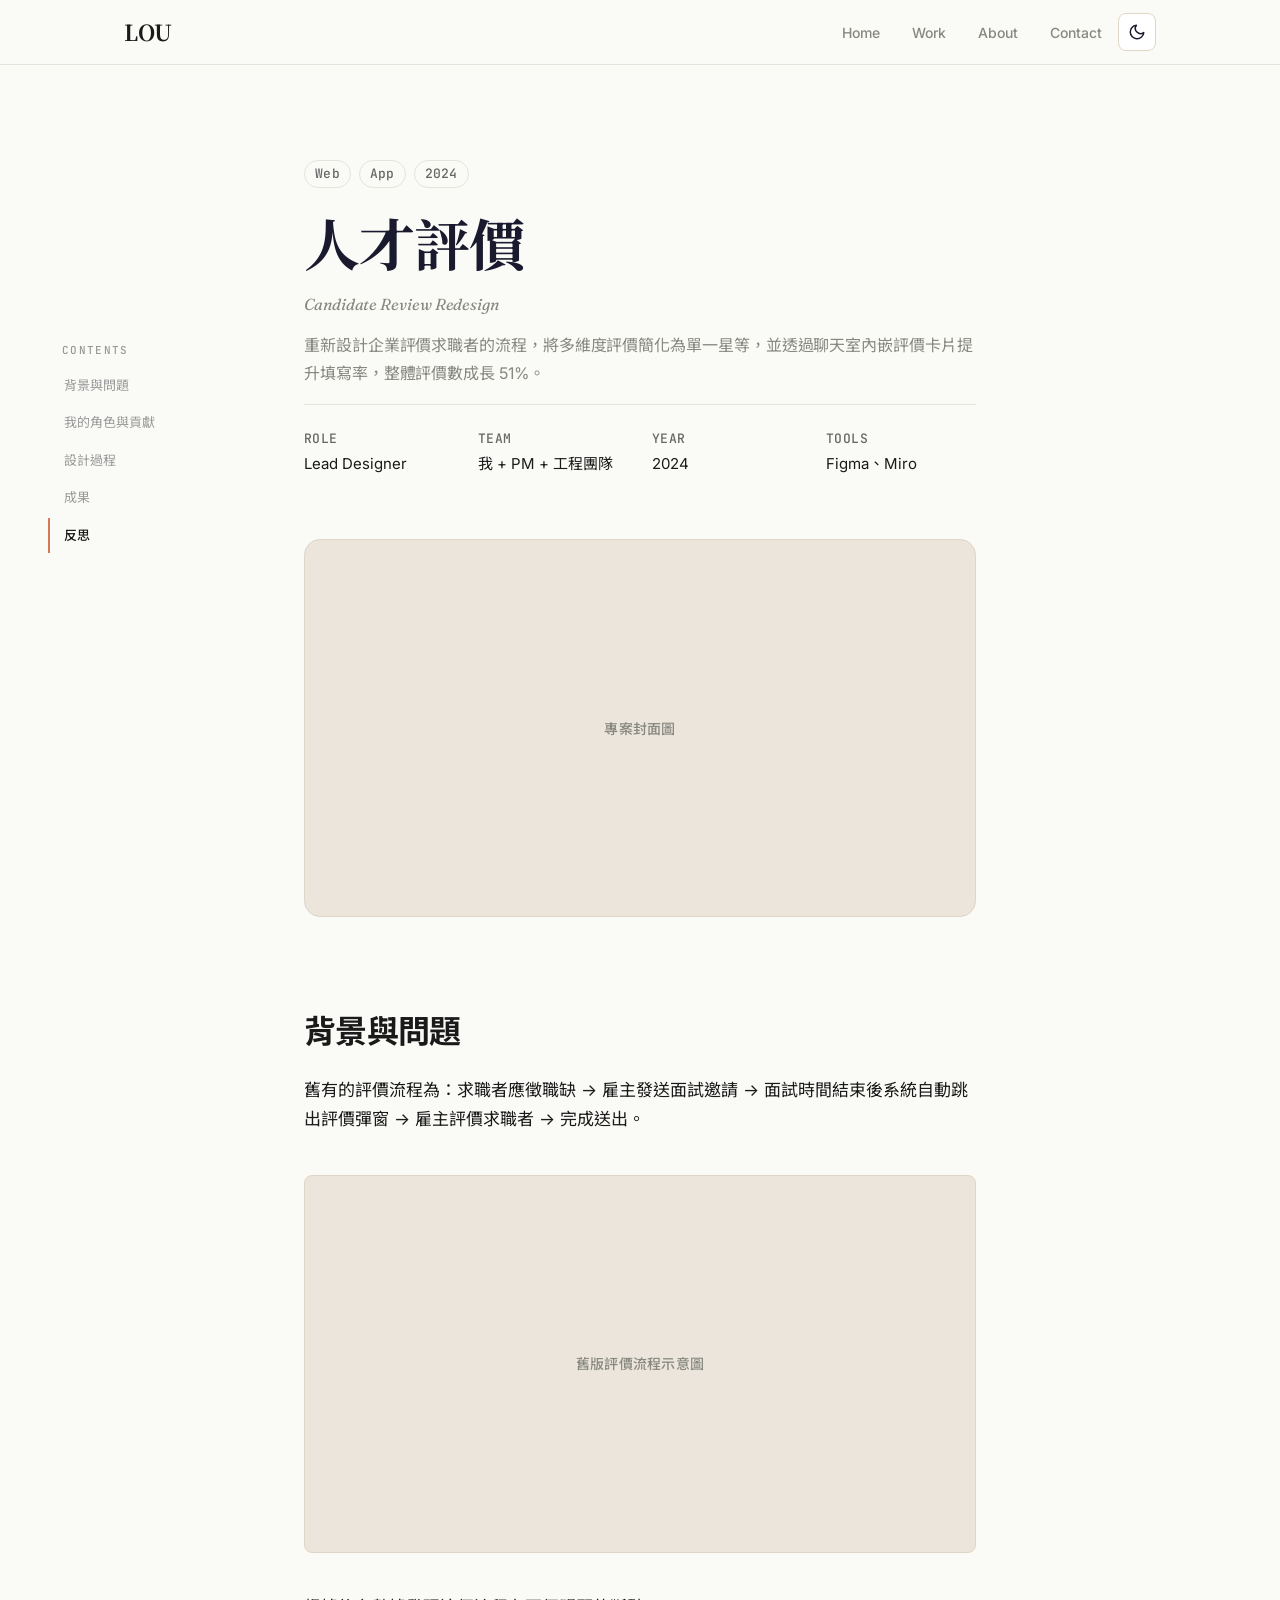
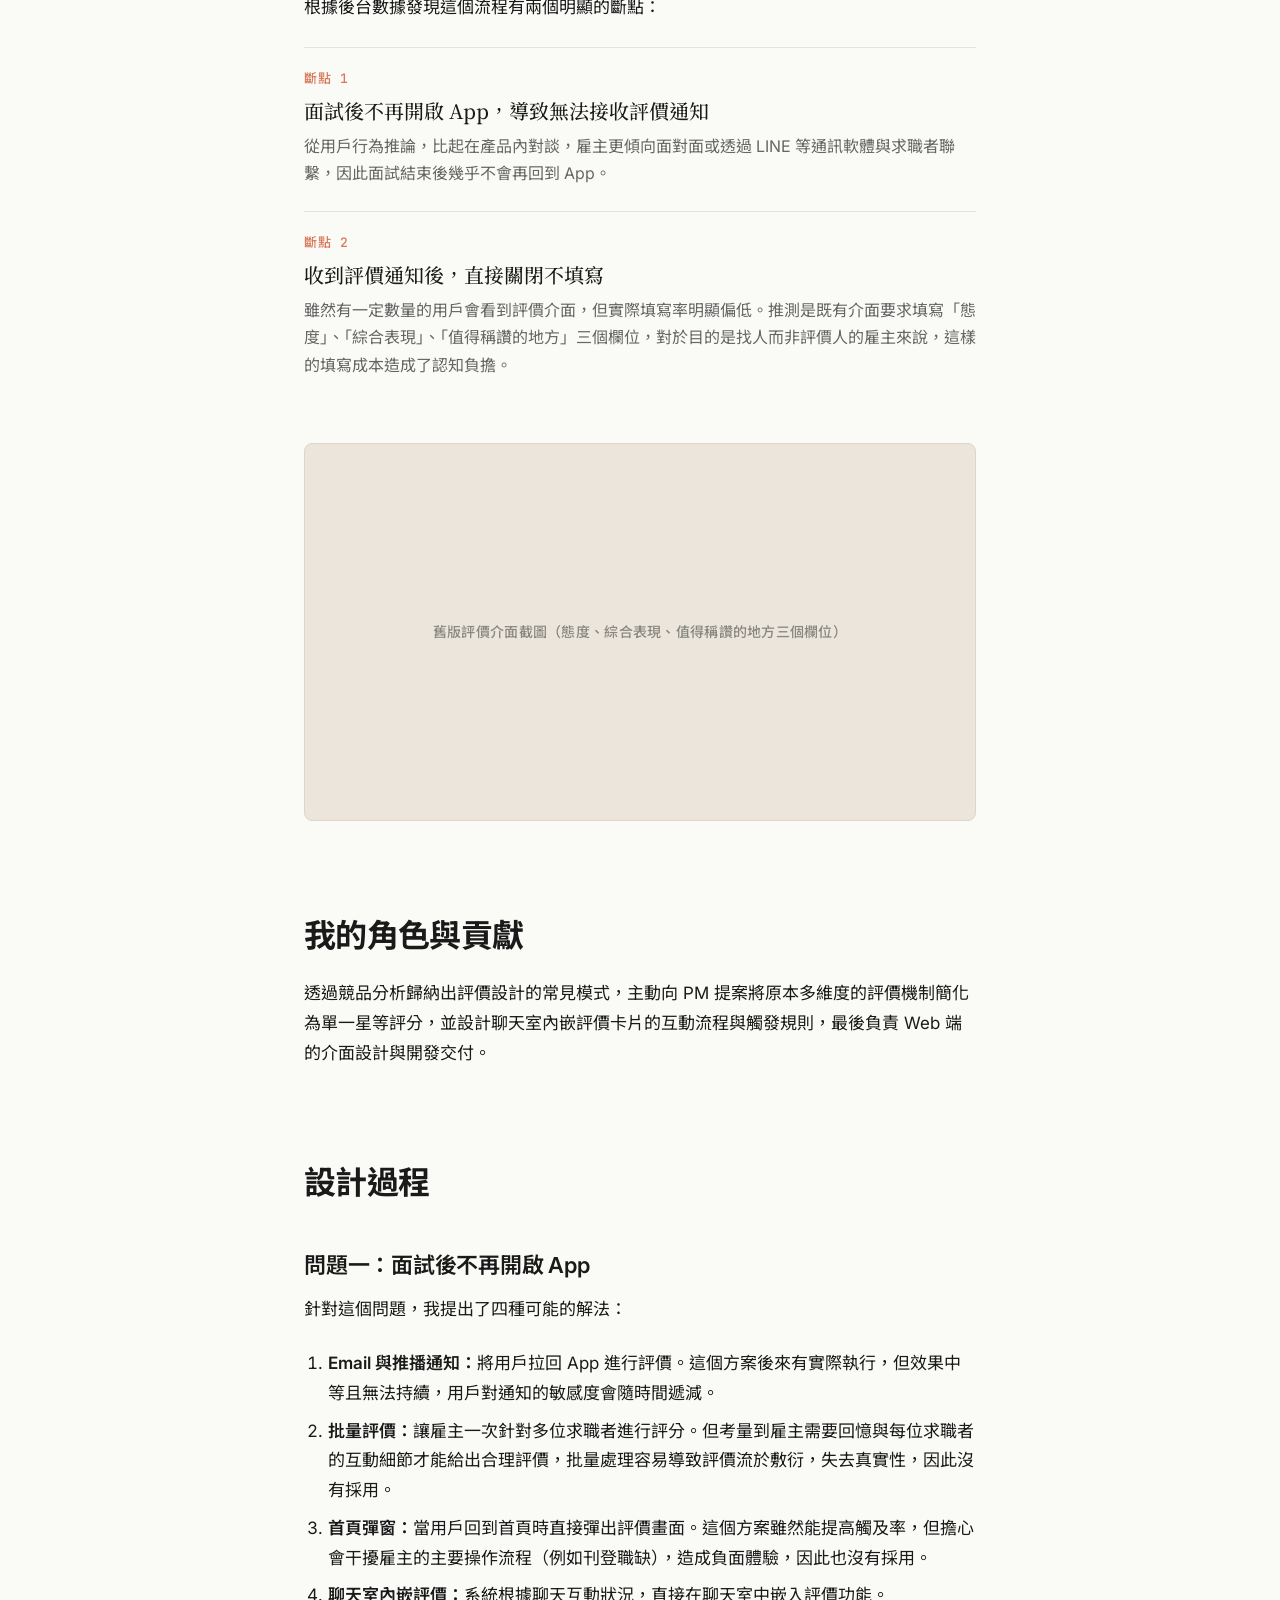
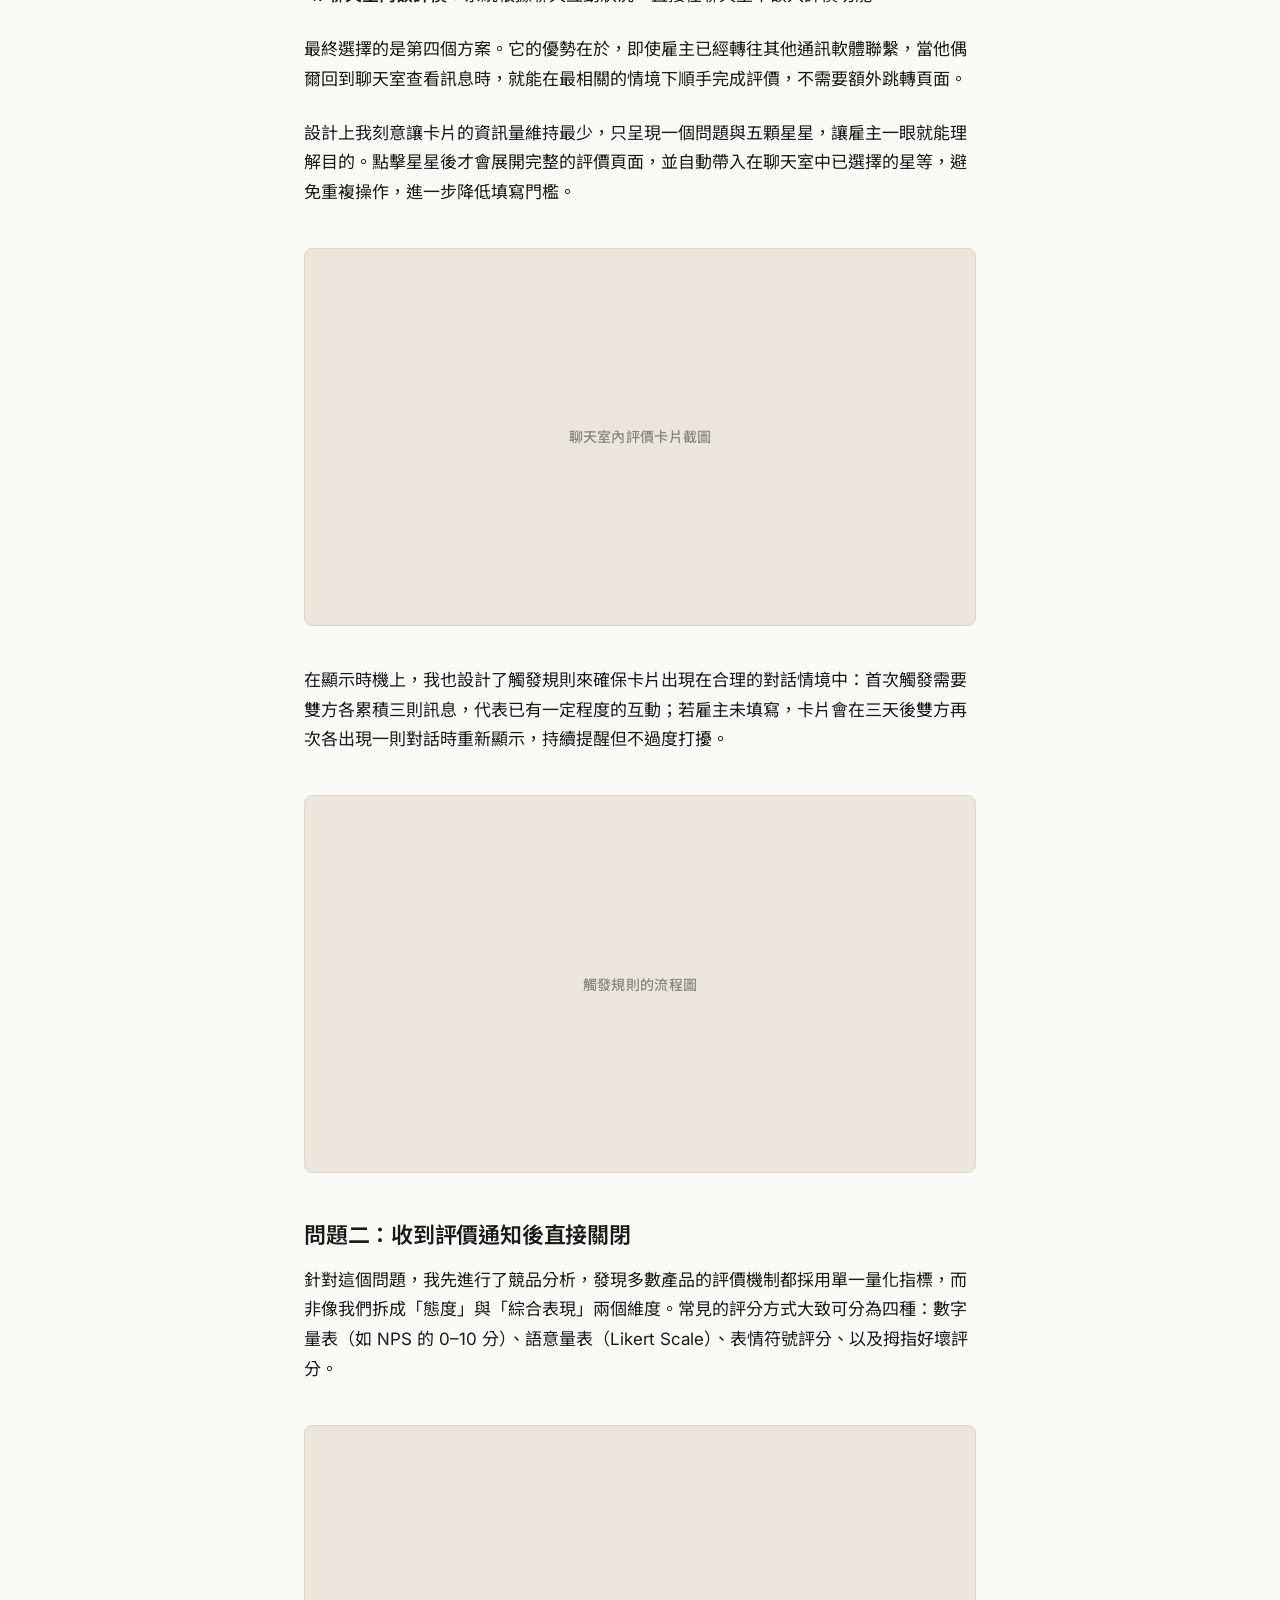
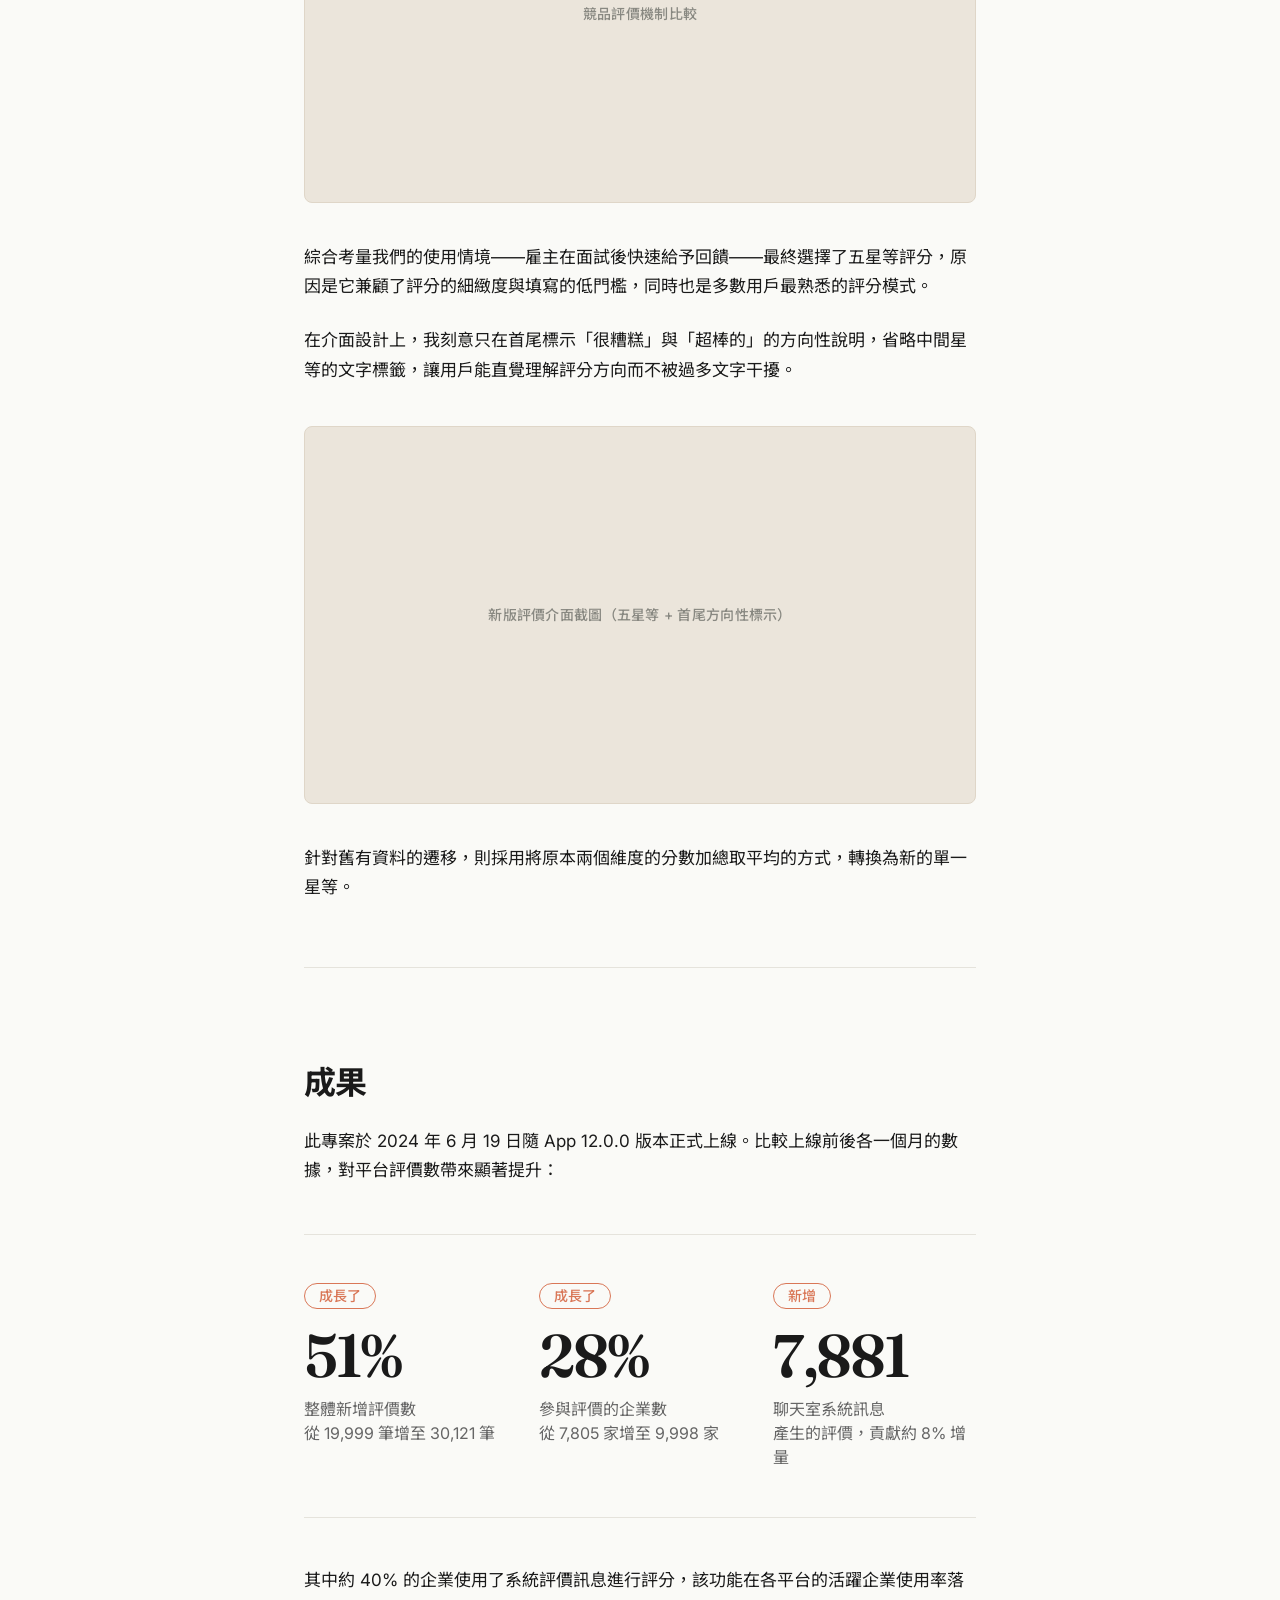
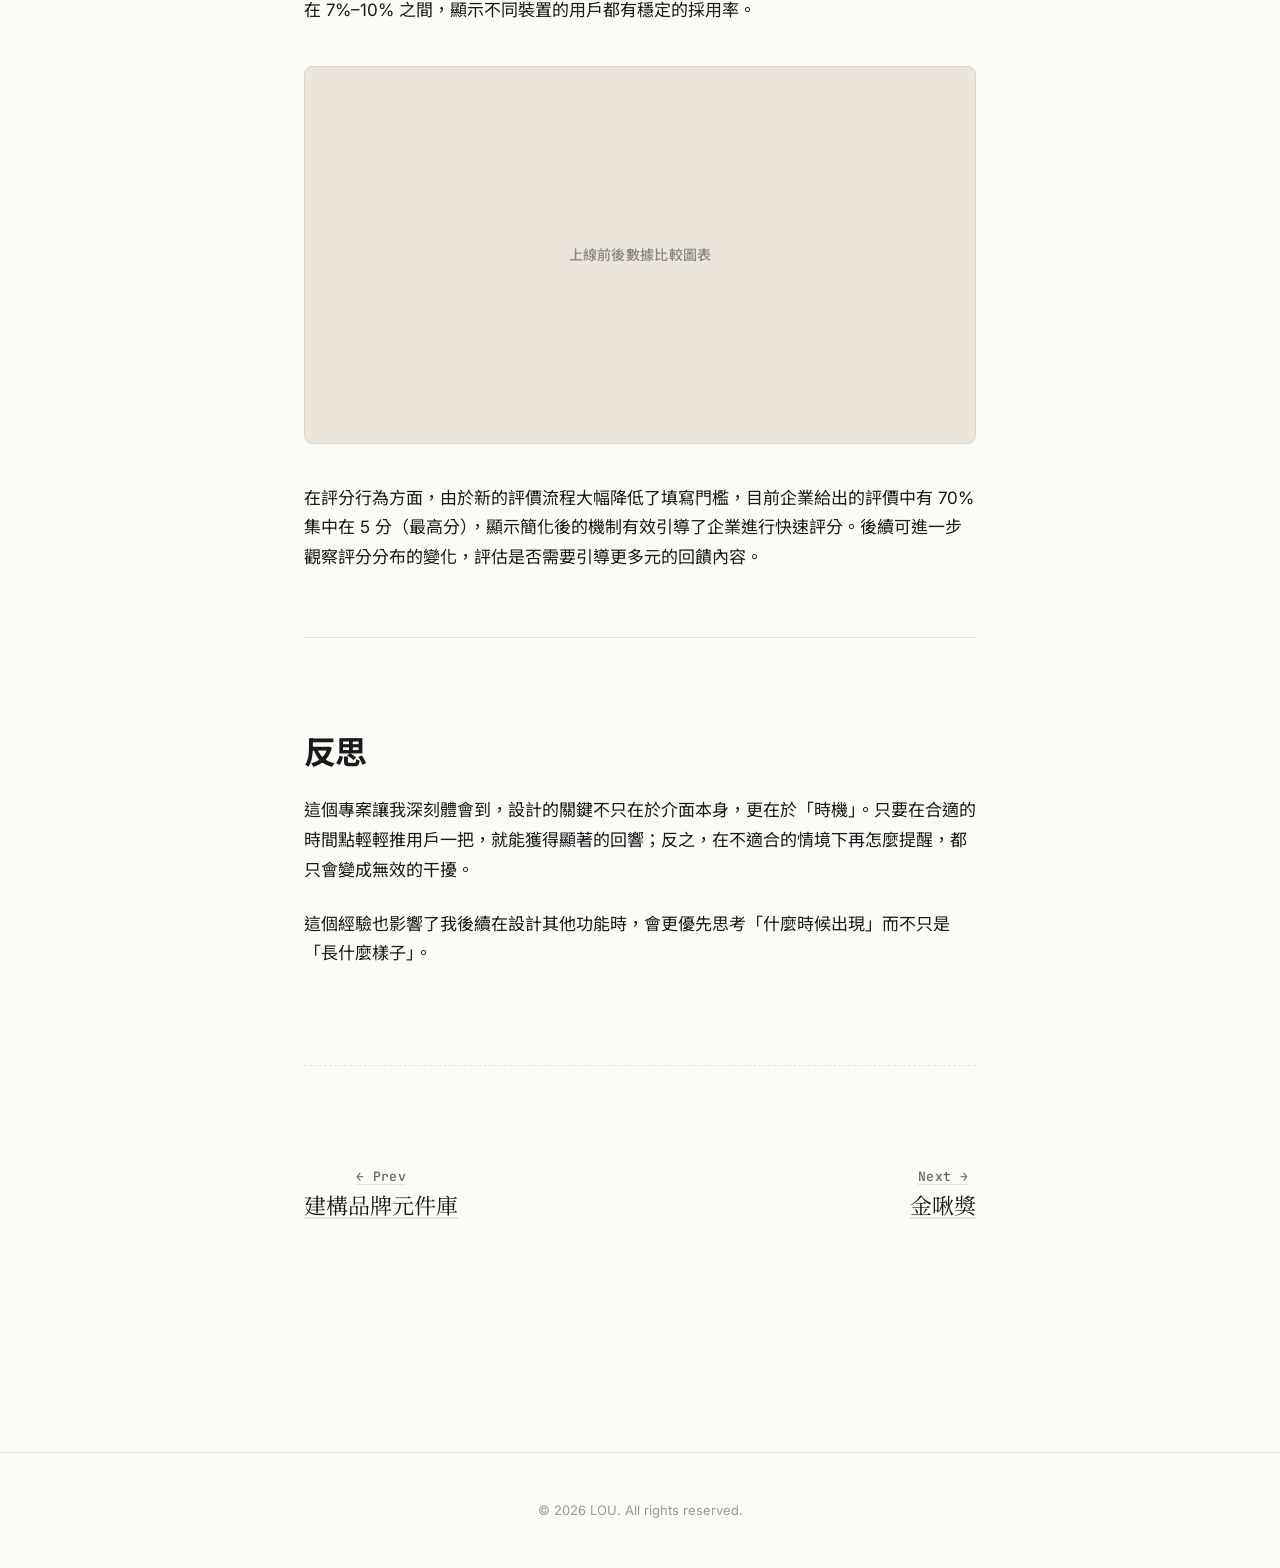
<file: works/project-2.html>
<!DOCTYPE html>
<html lang="zh-Hant">
<head>
  <meta charset="UTF-8">
  <meta name="viewport" content="width=device-width, initial-scale=1.0">
  <title>人才評價 — LOU</title>
  <link rel="preconnect" href="https://fonts.googleapis.com">
  <link rel="preconnect" href="https://fonts.gstatic.com" crossorigin>
  <link href="https://fonts.googleapis.com/css2?family=Fraunces:ital,opsz,wght@0,9..144,300;0,9..144,400;0,9..144,500;1,9..144,400&family=Inter:wght@400;500;600&family=JetBrains+Mono:wght@400;500&family=Noto+Sans+TC:wght@400;500;600;700&family=Noto+Serif+TC:wght@300;400;500;700&display=swap" rel="stylesheet">
  <link rel="stylesheet" href="../style.css">
  <script>
    (function () {
      try {
        var stored = localStorage.getItem('theme');
        var isDark = stored === 'dark' || (!stored && window.matchMedia('(prefers-color-scheme: dark)').matches);
        if (isDark) document.documentElement.classList.add('dark');
      } catch (e) {}
    })();
  </script>
</head>
<body class="project-page">

  <!-- Navbar -->
  <nav class="navbar">
    <div class="container">
      <a href="../index.html" class="navbar__logo">LOU</a>
      <ul class="navbar__links">
        <li><a href="../index.html">Home</a></li>
        <li class="navbar__dropdown">
          <a href="#">Work</a>
          <ul class="navbar__dropdown-menu">
            <li><a href="project-1.html">建構品牌元件庫</a></li>
            <li><a href="project-2.html" class="active">人才評價</a></li>
            <li><a href="project-3.html">金啾獎</a></li>
            <li><a href="project-4.html">刊登收費</a></li>
          </ul>
        </li>
        <li><a href="../about.html">About</a></li>
        <li><a href="../index.html#contact">Contact</a></li>
      </ul>
      <button class="theme-toggle" data-theme-toggle aria-label="切換主題" aria-pressed="false">
        <svg class="icon-sun" xmlns="http://www.w3.org/2000/svg" viewBox="0 0 24 24" fill="none" stroke="currentColor" stroke-width="2" stroke-linecap="round" stroke-linejoin="round" aria-hidden="true">
          <circle cx="12" cy="12" r="4"></circle>
          <path d="M12 2v2"></path>
          <path d="M12 20v2"></path>
          <path d="m4.93 4.93 1.41 1.41"></path>
          <path d="m17.66 17.66 1.41 1.41"></path>
          <path d="M2 12h2"></path>
          <path d="M20 12h2"></path>
          <path d="m6.34 17.66-1.41 1.41"></path>
          <path d="m19.07 4.93-1.41 1.41"></path>
        </svg>
        <svg class="icon-moon" xmlns="http://www.w3.org/2000/svg" viewBox="0 0 24 24" fill="none" stroke="currentColor" stroke-width="2" stroke-linecap="round" stroke-linejoin="round" aria-hidden="true">
          <path d="M21 12.79A9 9 0 1 1 11.21 3 7 7 0 0 0 21 12.79z"></path>
        </svg>
      </button>
      <button class="navbar__hamburger" aria-label="Toggle menu">
        <span></span>
        <span></span>
        <span></span>
      </button>
    </div>
  </nav>

  <!-- Project Hero -->
  <header class="project-hero">
    <div class="project-hero__inner">

      <div class="project-hero__meta reveal">
        <span class="tag">Web</span>
        <span class="tag">App</span>
        <span class="tag">2024</span>
      </div>

      <h1 class="project-hero__title reveal" data-delay="1">人才評價</h1>

      <p class="project-hero__subtitle reveal" data-delay="2">
        <em>Candidate Review Redesign</em>
      </p>

      <p class="project-hero__lead reveal" data-delay="3">
        重新設計企業評價求職者的流程，將多維度評價簡化為單一星等，並透過聊天室內嵌評價卡片提升填寫率，整體評價數成長 51%。
      </p>

      <dl class="project-hero__details reveal" data-delay="4">
        <div><dt>Role</dt><dd>Lead Designer</dd></div>
        <div><dt>Team</dt><dd>我 + PM + 工程團隊</dd></div>
        <div><dt>Year</dt><dd>2024</dd></div>
        <div><dt>Tools</dt><dd>Figma、Miro</dd></div>
      </dl>

    </div>
  </header>

  <!-- TOC (fixed sidebar) -->
  <aside class="toc" aria-label="目錄">
    <p class="toc__label">CONTENTS</p>
    <ul class="toc__list">
      <li><a href="#background">背景與問題</a></li>
      <li><a href="#role">我的角色與貢獻</a></li>
      <li><a href="#process">設計過程</a></li>
      <li><a href="#results">成果</a></li>
      <li><a href="#reflection">反思</a></li>
    </ul>
  </aside>

  <!-- Project Content -->
  <article class="project-content">
    <div class="project-content__inner">

      <!-- 封面圖 -->
      <figure class="project-content__cover">
        <div class="image-block">
          <span class="image-block__placeholder">專案封面圖</span>
        </div>
      </figure>

      <!-- 背景與問題 -->
      <h2 id="background">背景與問題</h2>
      <p>舊有的評價流程為：求職者應徵職缺 → 雇主發送面試邀請 → 面試時間結束後系統自動跳出評價彈窗 → 雇主評價求職者 → 完成送出。</p>

      <figure>
        <div class="image-block">
          <span class="image-block__placeholder">舊版評價流程示意圖</span>
        </div>
      </figure>

      <p>根據後台數據發現這個流程有兩個明顯的斷點：</p>

      <div class="challenge-block">
        <div class="challenge-block__label">斷點 1</div>
        <p class="challenge-block__title">面試後不再開啟 App，導致無法接收評價通知</p>
        <p class="challenge-block__desc">從用戶行為推論，比起在產品內對談，雇主更傾向面對面或透過 LINE 等通訊軟體與求職者聯繫，因此面試結束後幾乎不會再回到 App。</p>
      </div>

      <div class="challenge-block">
        <div class="challenge-block__label">斷點 2</div>
        <p class="challenge-block__title">收到評價通知後，直接關閉不填寫</p>
        <p class="challenge-block__desc">雖然有一定數量的用戶會看到評價介面，但實際填寫率明顯偏低。推測是既有介面要求填寫「態度」、「綜合表現」、「值得稱讚的地方」三個欄位，對於目的是找人而非評價人的雇主來說，這樣的填寫成本造成了認知負擔。</p>
      </div>

      <figure>
        <div class="image-block">
          <span class="image-block__placeholder">舊版評價介面截圖（態度、綜合表現、值得稱讚的地方三個欄位）</span>
        </div>
      </figure>

      <!-- 我的角色與貢獻 -->
      <h2 id="role">我的角色與貢獻</h2>
      <p>透過競品分析歸納出評價設計的常見模式，主動向 PM 提案將原本多維度的評價機制簡化為單一星等評分，並設計聊天室內嵌評價卡片的互動流程與觸發規則，最後負責 Web 端的介面設計與開發交付。</p>

      <!-- 設計過程 -->
      <h2 id="process">設計過程</h2>

      <h3>問題一：面試後不再開啟 App</h3>
      <p>針對這個問題，我提出了四種可能的解法：</p>
      <ol>
        <li><strong>Email 與推播通知：</strong>將用戶拉回 App 進行評價。這個方案後來有實際執行，但效果中等且無法持續，用戶對通知的敏感度會隨時間遞減。</li>
        <li><strong>批量評價：</strong>讓雇主一次針對多位求職者進行評分。但考量到雇主需要回憶與每位求職者的互動細節才能給出合理評價，批量處理容易導致評價流於敷衍，失去真實性，因此沒有採用。</li>
        <li><strong>首頁彈窗：</strong>當用戶回到首頁時直接彈出評價畫面。這個方案雖然能提高觸及率，但擔心會干擾雇主的主要操作流程（例如刊登職缺），造成負面體驗，因此也沒有採用。</li>
        <li><strong>聊天室內嵌評價：</strong>系統根據聊天互動狀況，直接在聊天室中嵌入評價功能。</li>
      </ol>

      <p>最終選擇的是第四個方案。它的優勢在於，即使雇主已經轉往其他通訊軟體聯繫，當他偶爾回到聊天室查看訊息時，就能在最相關的情境下順手完成評價，不需要額外跳轉頁面。</p>

      <p>設計上我刻意讓卡片的資訊量維持最少，只呈現一個問題與五顆星星，讓雇主一眼就能理解目的。點擊星星後才會展開完整的評價頁面，並自動帶入在聊天室中已選擇的星等，避免重複操作，進一步降低填寫門檻。</p>

      <figure>
        <div class="image-block">
          <span class="image-block__placeholder">聊天室內評價卡片截圖</span>
        </div>
      </figure>

      <p>在顯示時機上，我也設計了觸發規則來確保卡片出現在合理的對話情境中：首次觸發需要雙方各累積三則訊息，代表已有一定程度的互動；若雇主未填寫，卡片會在三天後雙方再次各出現一則對話時重新顯示，持續提醒但不過度打擾。</p>

      <figure>
        <div class="image-block">
          <span class="image-block__placeholder">觸發規則的流程圖</span>
        </div>
      </figure>

      <h3>問題二：收到評價通知後直接關閉</h3>
      <p>針對這個問題，我先進行了競品分析，發現多數產品的評價機制都採用單一量化指標，而非像我們拆成「態度」與「綜合表現」兩個維度。常見的評分方式大致可分為四種：數字量表（如 NPS 的 0–10 分）、語意量表（Likert Scale）、表情符號評分、以及拇指好壞評分。</p>

      <figure>
        <div class="image-block">
          <span class="image-block__placeholder">競品評價機制比較</span>
        </div>
      </figure>

      <p>綜合考量我們的使用情境——雇主在面試後快速給予回饋——最終選擇了五星等評分，原因是它兼顧了評分的細緻度與填寫的低門檻，同時也是多數用戶最熟悉的評分模式。</p>

      <p>在介面設計上，我刻意只在首尾標示「很糟糕」與「超棒的」的方向性說明，省略中間星等的文字標籤，讓用戶能直覺理解評分方向而不被過多文字干擾。</p>

      <figure>
        <div class="image-block">
          <span class="image-block__placeholder">新版評價介面截圖（五星等 + 首尾方向性標示）</span>
        </div>
      </figure>

      <p>針對舊有資料的遷移，則採用將原本兩個維度的分數加總取平均的方式，轉換為新的單一星等。</p>

      <hr>

      <!-- 成果 -->
      <h2 id="results">成果</h2>
      <p>此專案於 2024 年 6 月 19 日隨 App 12.0.0 版本正式上線。比較上線前後各一個月的數據，對平台評價數帶來顯著提升：</p>

      <div class="results">
        <div class="result">
          <span class="result__pill">成長了</span>
          <div class="result__number">51%</div>
          <p class="result__detail">整體新增評價數<br>從 19,999 筆增至 30,121 筆</p>
        </div>
        <div class="result">
          <span class="result__pill">成長了</span>
          <div class="result__number">28%</div>
          <p class="result__detail">參與評價的企業數<br>從 7,805 家增至 9,998 家</p>
        </div>
        <div class="result">
          <span class="result__pill">新增</span>
          <div class="result__number">7,881</div>
          <p class="result__detail">聊天室系統訊息<br>產生的評價，貢獻約 8% 增量</p>
        </div>
      </div>

      <p>其中約 40% 的企業使用了系統評價訊息進行評分，該功能在各平台的活躍企業使用率落在 7%–10% 之間，顯示不同裝置的用戶都有穩定的採用率。</p>

      <figure>
        <div class="image-block">
          <span class="image-block__placeholder">上線前後數據比較圖表</span>
        </div>
      </figure>

      <p>在評分行為方面，由於新的評價流程大幅降低了填寫門檻，目前企業給出的評價中有 70% 集中在 5 分（最高分），顯示簡化後的機制有效引導了企業進行快速評分。後續可進一步觀察評分分布的變化，評估是否需要引導更多元的回饋內容。</p>

      <hr>

      <!-- 反思 -->
      <h2 id="reflection">反思</h2>
      <p>這個專案讓我深刻體會到，設計的關鍵不只在於介面本身，更在於「時機」。只要在合適的時間點輕輕推用戶一把，就能獲得顯著的回響；反之，在不適合的情境下再怎麼提醒，都只會變成無效的干擾。</p>
      <p>這個經驗也影響了我後續在設計其他功能時，會更優先思考「什麼時候出現」而不只是「長什麼樣子」。</p>

      <!-- Project Nav -->
      <nav class="project-nav">
        <a href="project-1.html" class="project-nav__prev">
          <span class="project-nav__label">← Prev</span>
          <span class="project-nav__title">建構品牌元件庫</span>
        </a>
        <a href="project-3.html" class="project-nav__next">
          <span class="project-nav__label">Next →</span>
          <span class="project-nav__title">金啾獎</span>
        </a>
      </nav>

    </div>
  </article>

  <!-- Footer -->
  <footer class="footer">
    <div class="container">
      <p>&copy; 2026 LOU. All rights reserved.</p>
    </div>
  </footer>

  <script src="../main.js" defer></script>
</body>
</html>
</file>
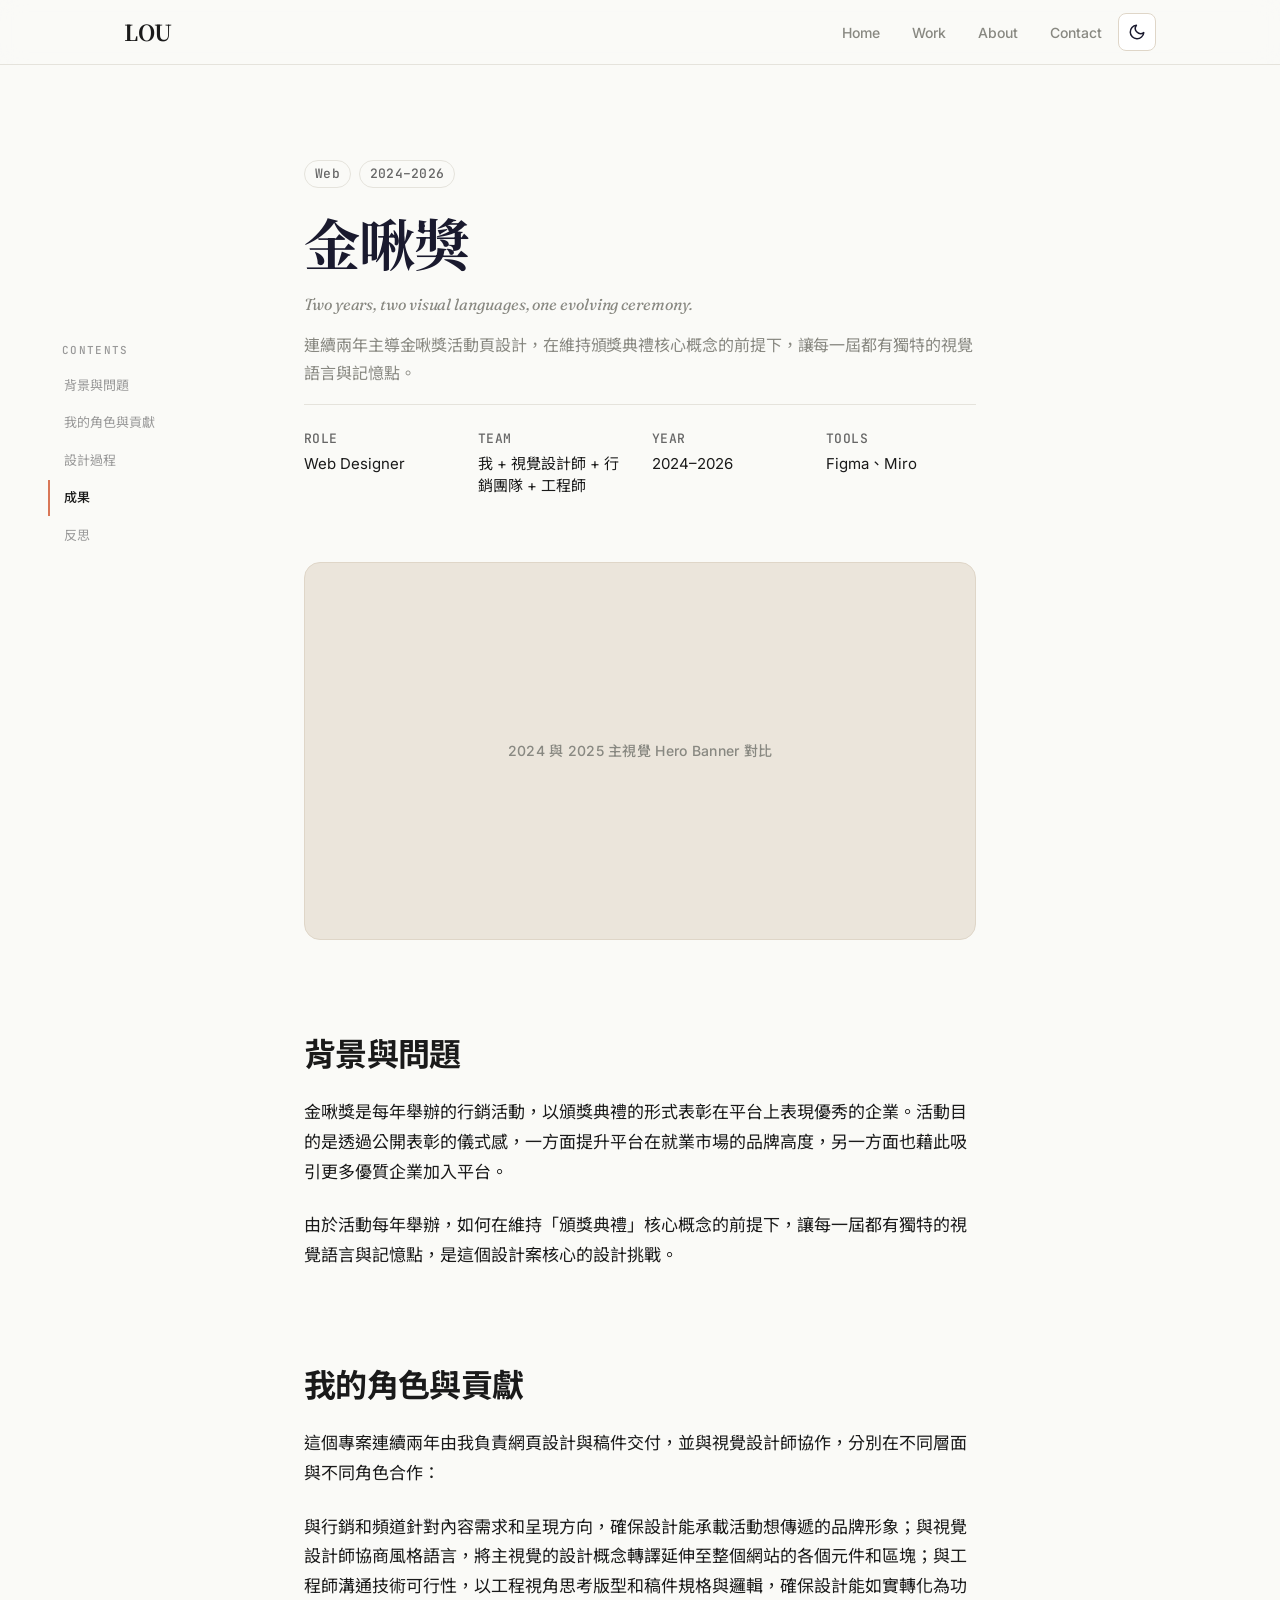
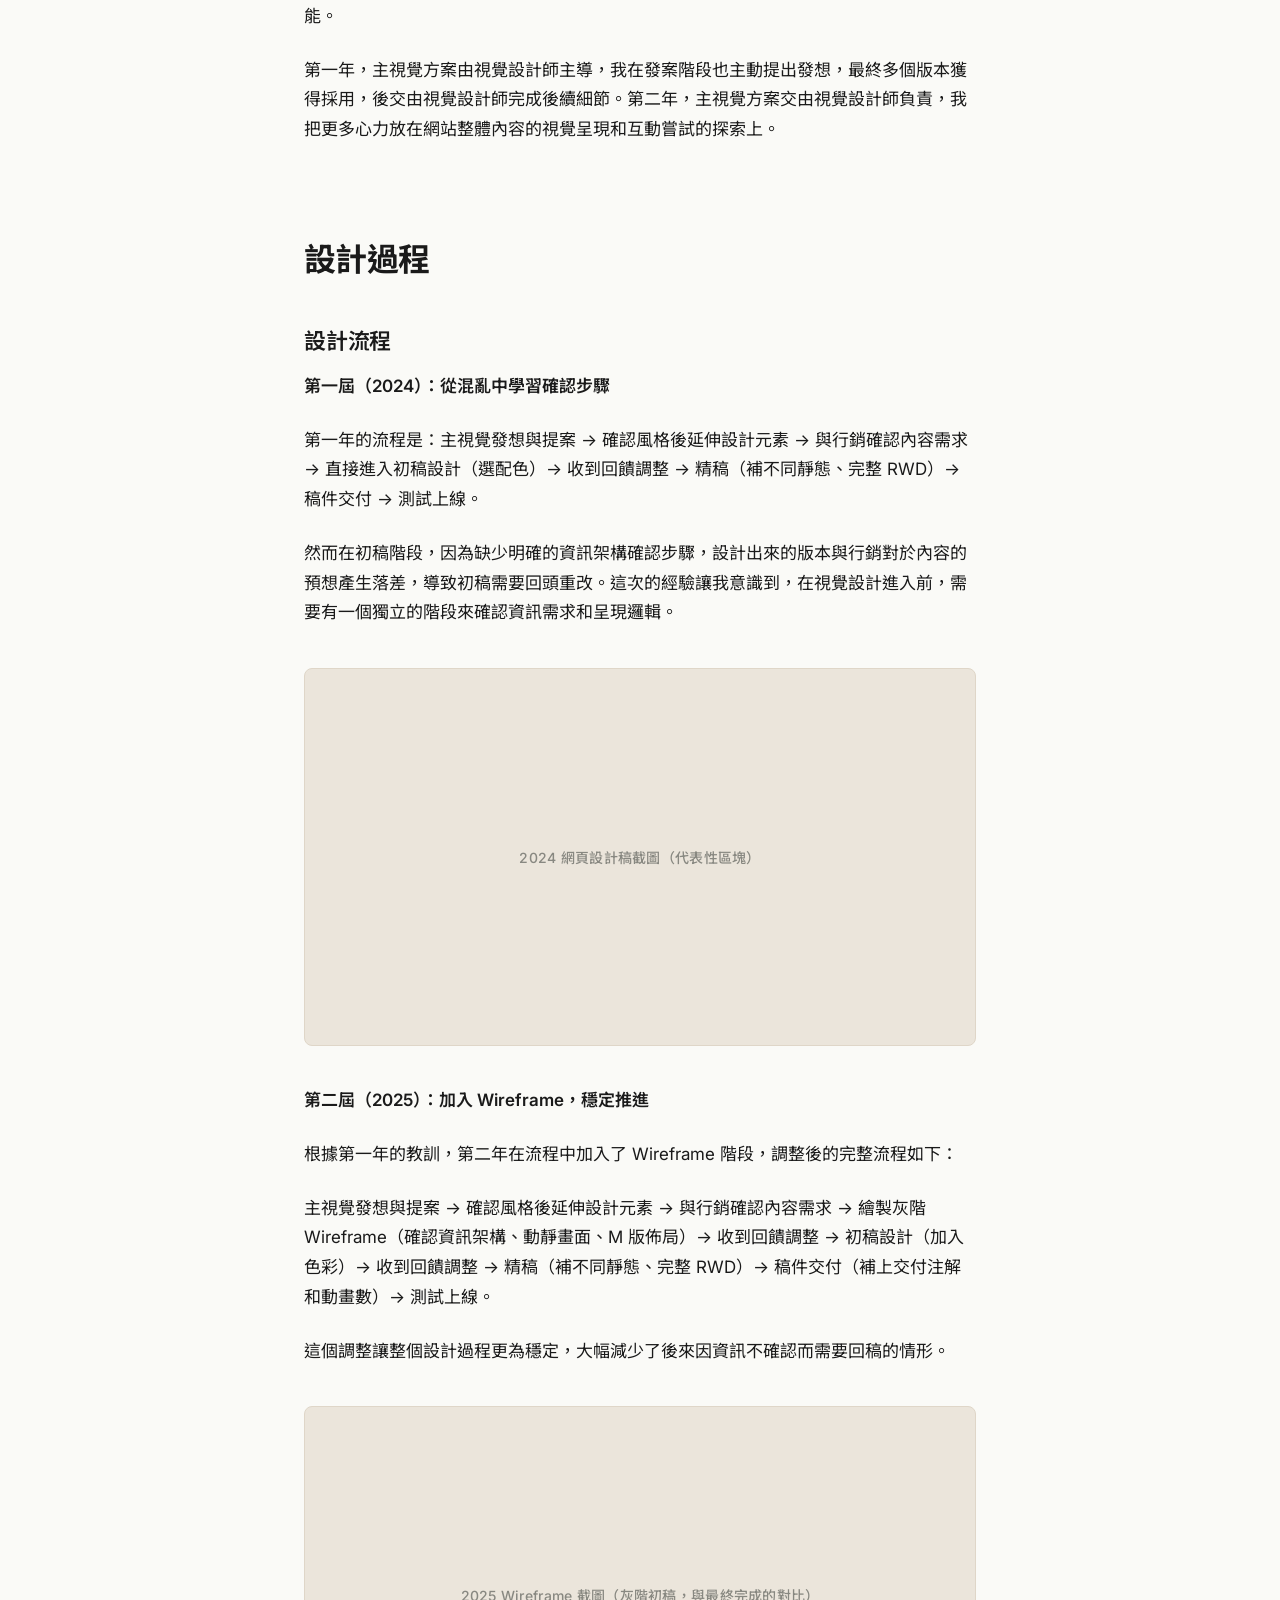
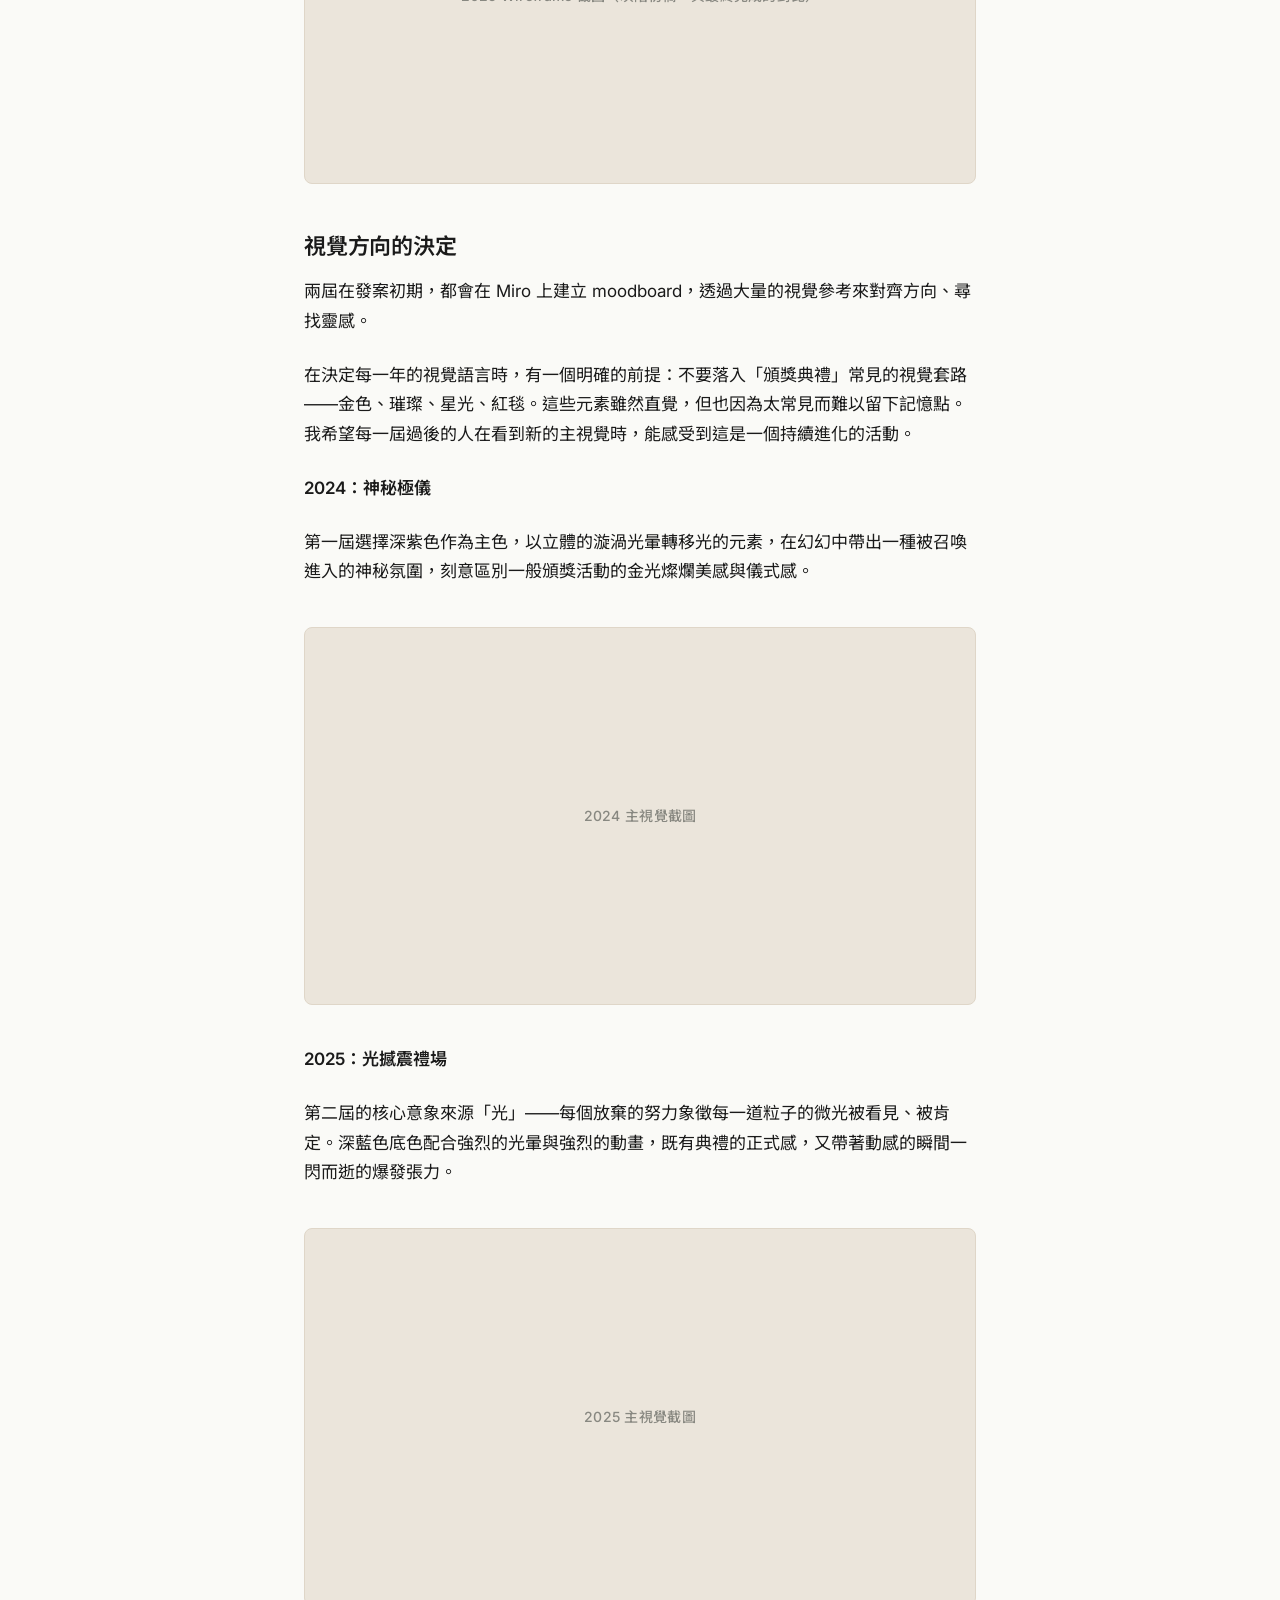
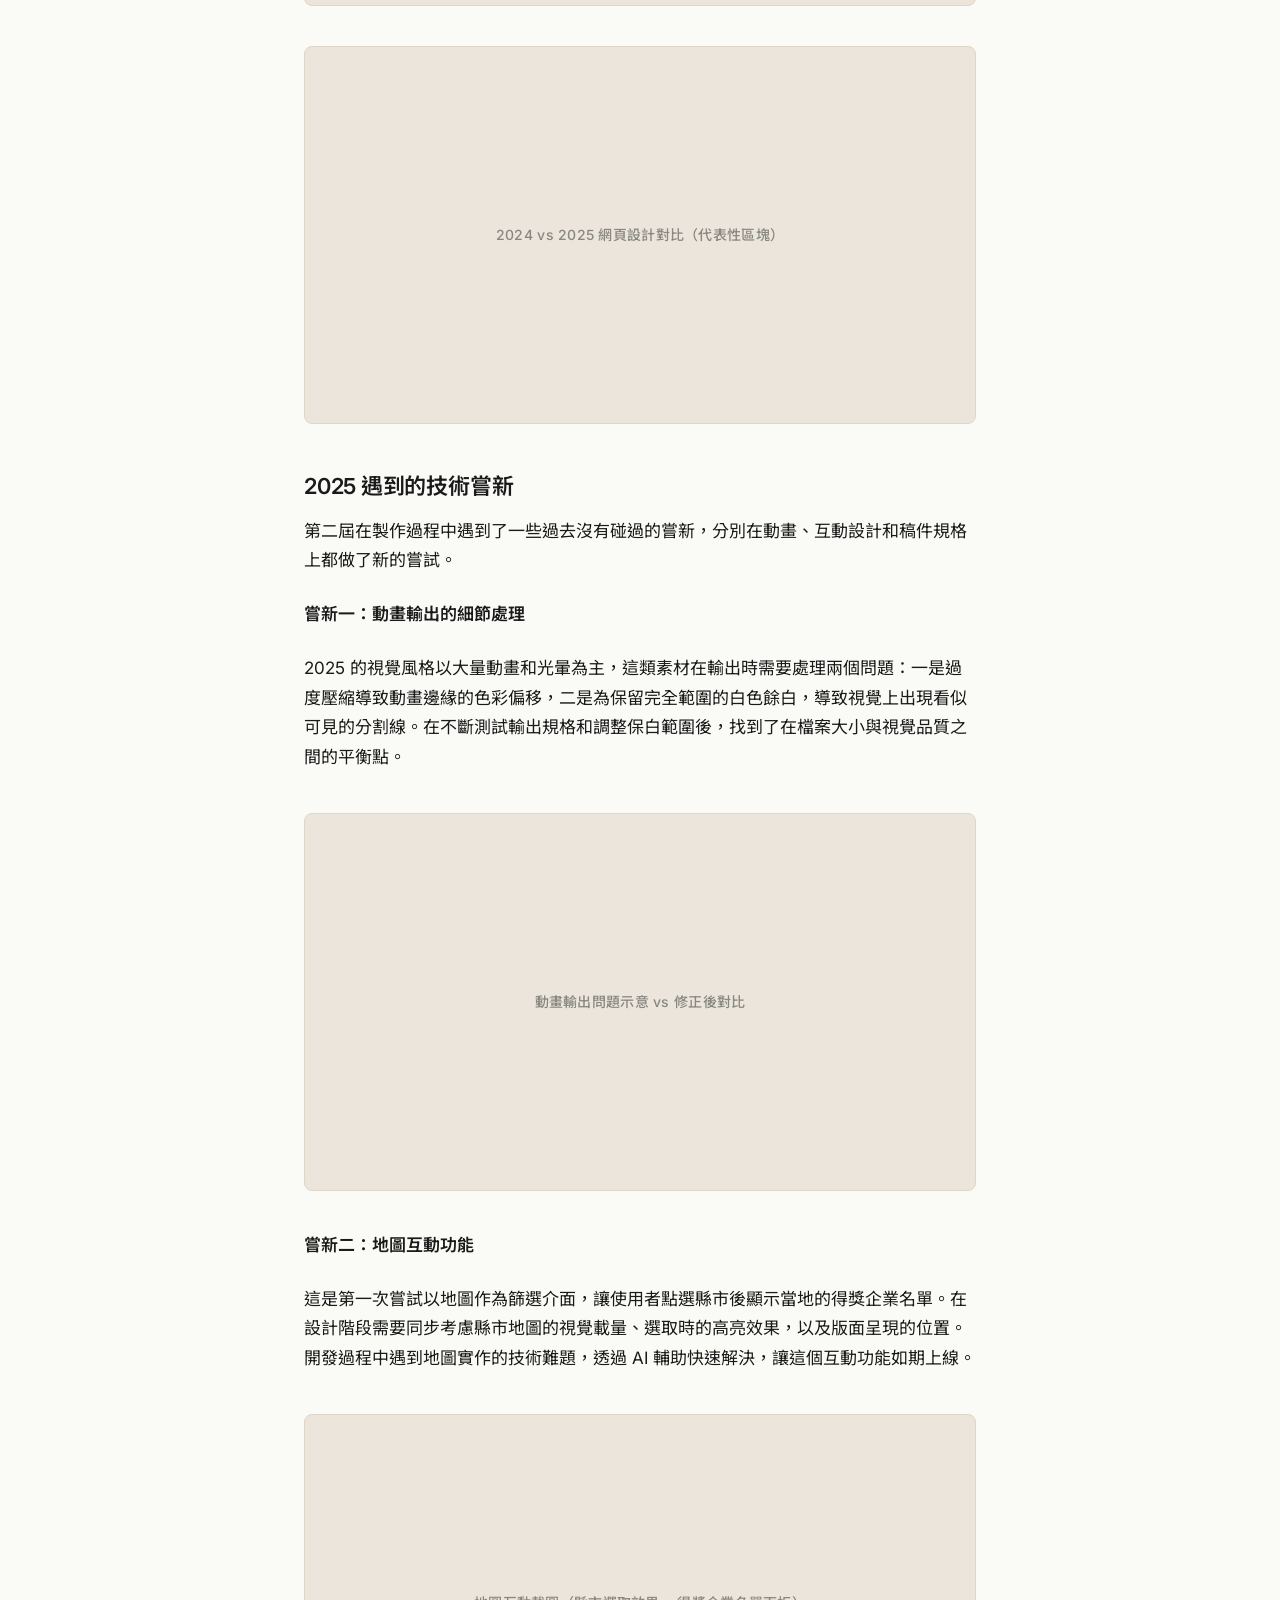
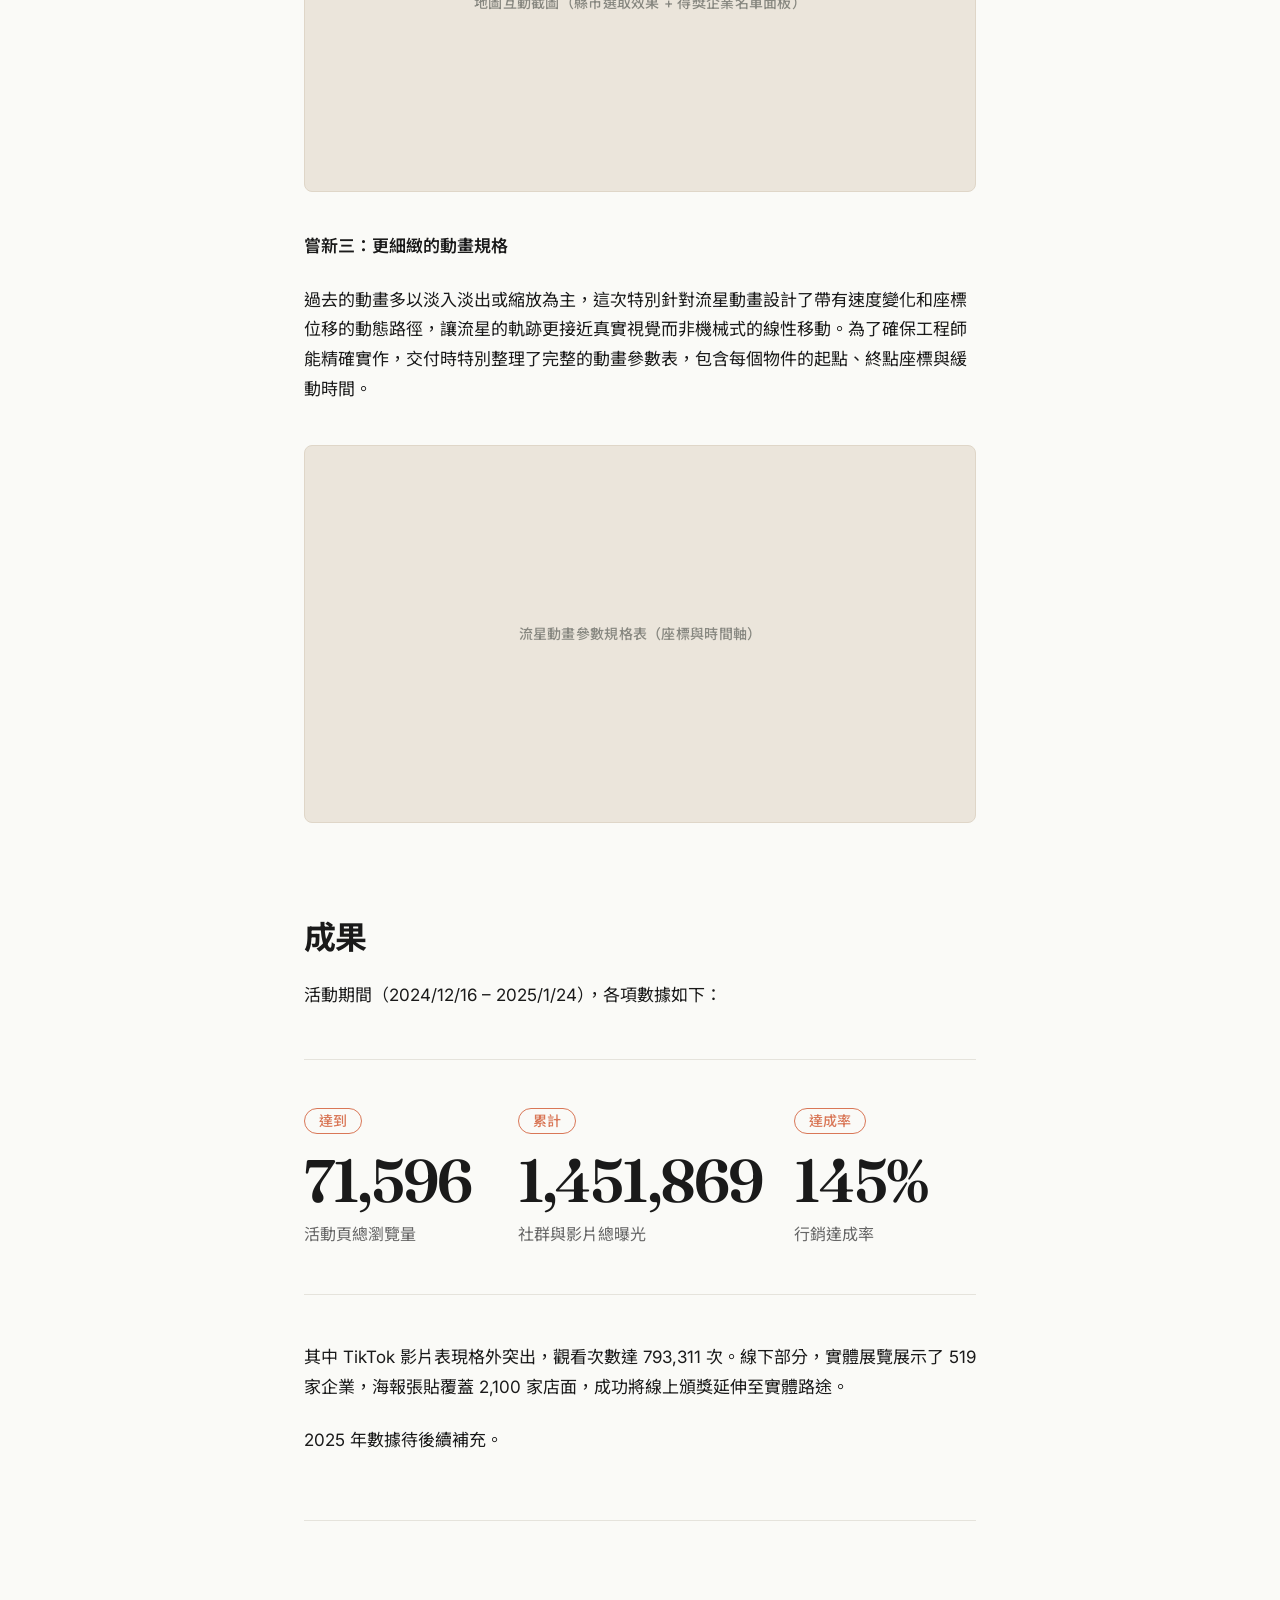
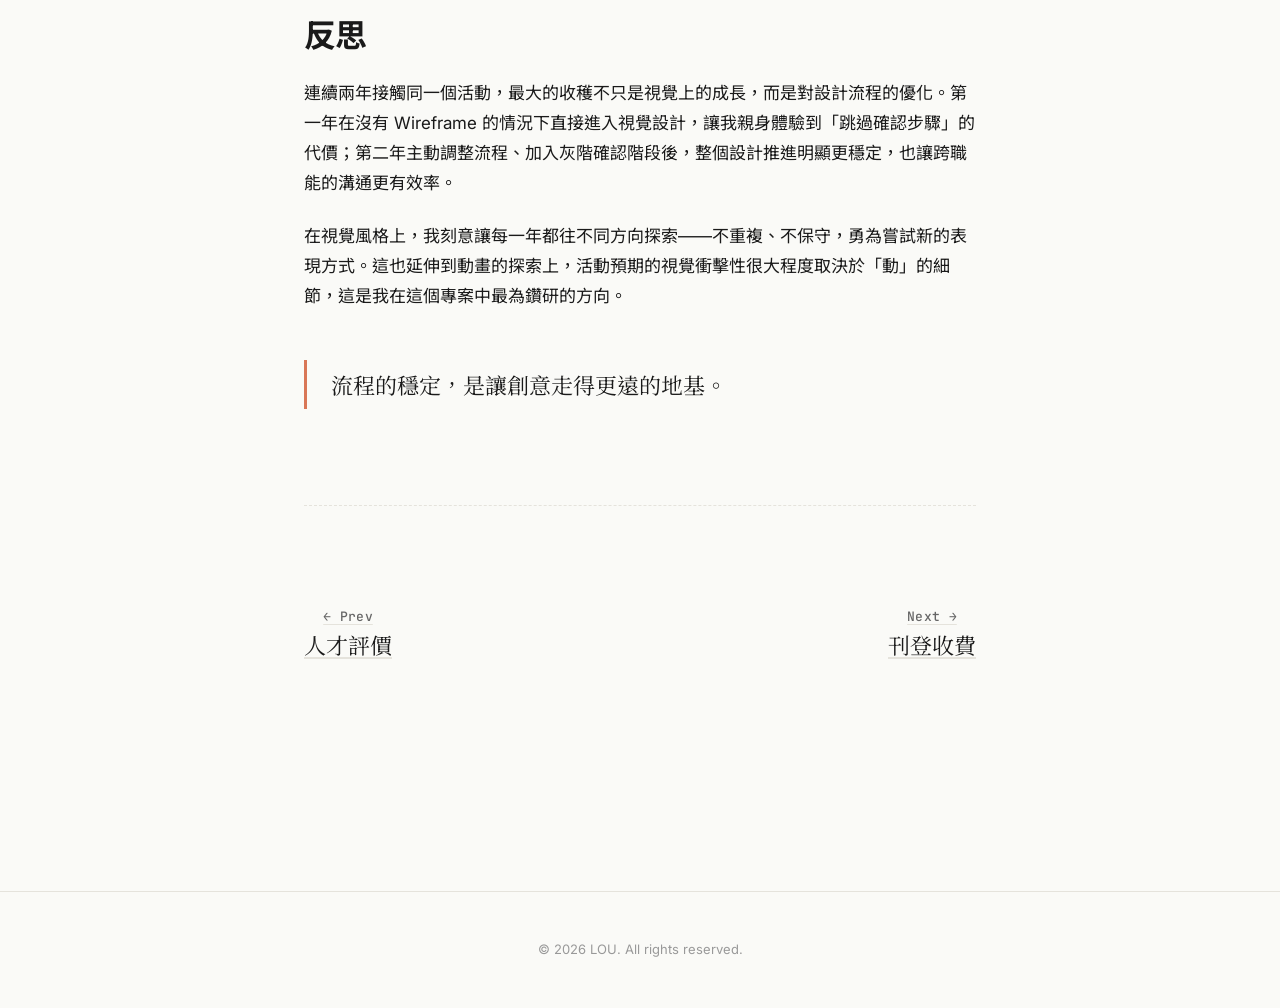
<file: works/project-3.html>
<!DOCTYPE html>
<html lang="zh-Hant">
<head>
  <meta charset="UTF-8">
  <meta name="viewport" content="width=device-width, initial-scale=1.0">
  <title>金啾獎 — LOU</title>
  <link rel="preconnect" href="https://fonts.googleapis.com">
  <link rel="preconnect" href="https://fonts.gstatic.com" crossorigin>
  <link href="https://fonts.googleapis.com/css2?family=Fraunces:ital,opsz,wght@0,9..144,300;0,9..144,400;0,9..144,500;1,9..144,400&family=Inter:wght@400;500;600&family=JetBrains+Mono:wght@400;500&family=Noto+Sans+TC:wght@400;500;600;700&family=Noto+Serif+TC:wght@300;400;500;700&display=swap" rel="stylesheet">
  <link rel="stylesheet" href="../style.css">
  <script>
    (function () {
      try {
        var stored = localStorage.getItem('theme');
        var isDark = stored === 'dark' || (!stored && window.matchMedia('(prefers-color-scheme: dark)').matches);
        if (isDark) document.documentElement.classList.add('dark');
      } catch (e) {}
    })();
  </script>
</head>
<body class="project-page">

  <!-- Navbar -->
  <nav class="navbar">
    <div class="container">
      <a href="../index.html" class="navbar__logo">LOU</a>
      <ul class="navbar__links">
        <li><a href="../index.html">Home</a></li>
        <li class="navbar__dropdown">
          <a href="#">Work</a>
          <ul class="navbar__dropdown-menu">
            <li><a href="project-1.html">建構品牌元件庫</a></li>
            <li><a href="project-2.html">人才評價</a></li>
            <li><a href="project-3.html" class="active">金啾獎</a></li>
            <li><a href="project-4.html">刊登收費</a></li>
          </ul>
        </li>
        <li><a href="../about.html">About</a></li>
        <li><a href="../index.html#contact">Contact</a></li>
      </ul>
      <button class="theme-toggle" data-theme-toggle aria-label="切換主題" aria-pressed="false">
        <svg class="icon-sun" xmlns="http://www.w3.org/2000/svg" viewBox="0 0 24 24" fill="none" stroke="currentColor" stroke-width="2" stroke-linecap="round" stroke-linejoin="round" aria-hidden="true">
          <circle cx="12" cy="12" r="4"></circle>
          <path d="M12 2v2"></path>
          <path d="M12 20v2"></path>
          <path d="m4.93 4.93 1.41 1.41"></path>
          <path d="m17.66 17.66 1.41 1.41"></path>
          <path d="M2 12h2"></path>
          <path d="M20 12h2"></path>
          <path d="m6.34 17.66-1.41 1.41"></path>
          <path d="m19.07 4.93-1.41 1.41"></path>
        </svg>
        <svg class="icon-moon" xmlns="http://www.w3.org/2000/svg" viewBox="0 0 24 24" fill="none" stroke="currentColor" stroke-width="2" stroke-linecap="round" stroke-linejoin="round" aria-hidden="true">
          <path d="M21 12.79A9 9 0 1 1 11.21 3 7 7 0 0 0 21 12.79z"></path>
        </svg>
      </button>
      <button class="navbar__hamburger" aria-label="Toggle menu">
        <span></span>
        <span></span>
        <span></span>
      </button>
    </div>
  </nav>

  <!-- Project Hero -->
  <header class="project-hero">
    <div class="project-hero__inner">

      <div class="project-hero__meta reveal">
        <span class="tag">Web</span>
        <span class="tag">2024–2026</span>
      </div>

      <h1 class="project-hero__title reveal" data-delay="1">金啾獎</h1>

      <p class="project-hero__subtitle reveal" data-delay="2">
        <em>Two years, two visual languages, one evolving ceremony.</em>
      </p>

      <p class="project-hero__lead reveal" data-delay="3">
        連續兩年主導金啾獎活動頁設計，在維持頒獎典禮核心概念的前提下，讓每一屆都有獨特的視覺語言與記憶點。
      </p>

      <dl class="project-hero__details reveal" data-delay="4">
        <div><dt>Role</dt><dd>Web Designer</dd></div>
        <div><dt>Team</dt><dd>我 + 視覺設計師 + 行銷團隊 + 工程師</dd></div>
        <div><dt>Year</dt><dd>2024–2026</dd></div>
        <div><dt>Tools</dt><dd>Figma、Miro</dd></div>
      </dl>

    </div>
  </header>

  <!-- TOC (fixed sidebar) -->
  <aside class="toc" aria-label="目錄">
    <p class="toc__label">CONTENTS</p>
    <ul class="toc__list">
      <li><a href="#background">背景與問題</a></li>
      <li><a href="#role">我的角色與貢獻</a></li>
      <li><a href="#process">設計過程</a></li>
      <li><a href="#results">成果</a></li>
      <li><a href="#reflection">反思</a></li>
    </ul>
  </aside>

  <!-- Project Content -->
  <article class="project-content">
    <div class="project-content__inner">

      <!-- 封面圖 -->
      <figure class="project-content__cover">
        <div class="image-block">
          <span class="image-block__placeholder">2024 與 2025 主視覺 Hero Banner 對比</span>
        </div>
      </figure>

      <!-- 背景與問題 -->
      <h2 id="background">背景與問題</h2>
      <p>金啾獎是每年舉辦的行銷活動，以頒獎典禮的形式表彰在平台上表現優秀的企業。活動目的是透過公開表彰的儀式感，一方面提升平台在就業市場的品牌高度，另一方面也藉此吸引更多優質企業加入平台。</p>
      <p>由於活動每年舉辦，如何在維持「頒獎典禮」核心概念的前提下，讓每一屆都有獨特的視覺語言與記憶點，是這個設計案核心的設計挑戰。</p>

      <!-- 我的角色與貢獻 -->
      <h2 id="role">我的角色與貢獻</h2>
      <p>這個專案連續兩年由我負責網頁設計與稿件交付，並與視覺設計師協作，分別在不同層面與不同角色合作：</p>
      <p>與行銷和頻道針對內容需求和呈現方向，確保設計能承載活動想傳遞的品牌形象；與視覺設計師協商風格語言，將主視覺的設計概念轉譯延伸至整個網站的各個元件和區塊；與工程師溝通技術可行性，以工程視角思考版型和稿件規格與邏輯，確保設計能如實轉化為功能。</p>
      <p>第一年，主視覺方案由視覺設計師主導，我在發案階段也主動提出發想，最終多個版本獲得採用，後交由視覺設計師完成後續細節。第二年，主視覺方案交由視覺設計師負責，我把更多心力放在網站整體內容的視覺呈現和互動嘗試的探索上。</p>

      <!-- 設計過程 -->
      <h2 id="process">設計過程</h2>

      <!-- 設計流程 -->
      <h3>設計流程</h3>

      <p><strong>第一屆（2024）：從混亂中學習確認步驟</strong></p>
      <p>第一年的流程是：主視覺發想與提案 → 確認風格後延伸設計元素 → 與行銷確認內容需求 → 直接進入初稿設計（選配色）→ 收到回饋調整 → 精稿（補不同靜態、完整 RWD）→ 稿件交付 → 測試上線。</p>
      <p>然而在初稿階段，因為缺少明確的資訊架構確認步驟，設計出來的版本與行銷對於內容的預想產生落差，導致初稿需要回頭重改。這次的經驗讓我意識到，在視覺設計進入前，需要有一個獨立的階段來確認資訊需求和呈現邏輯。</p>

      <figure>
        <div class="image-block">
          <span class="image-block__placeholder">2024 網頁設計稿截圖（代表性區塊）</span>
        </div>
      </figure>

      <p><strong>第二屆（2025）：加入 Wireframe，穩定推進</strong></p>
      <p>根據第一年的教訓，第二年在流程中加入了 Wireframe 階段，調整後的完整流程如下：</p>
      <p>主視覺發想與提案 → 確認風格後延伸設計元素 → 與行銷確認內容需求 → 繪製灰階 Wireframe（確認資訊架構、動靜畫面、M 版佈局）→ 收到回饋調整 → 初稿設計（加入色彩）→ 收到回饋調整 → 精稿（補不同靜態、完整 RWD）→ 稿件交付（補上交付注解和動畫數）→ 測試上線。</p>
      <p>這個調整讓整個設計過程更為穩定，大幅減少了後來因資訊不確認而需要回稿的情形。</p>

      <figure>
        <div class="image-block">
          <span class="image-block__placeholder">2025 Wireframe 截圖（灰階初稿，與最終完成的對比）</span>
        </div>
      </figure>

      <!-- 視覺方向的決定 -->
      <h3>視覺方向的決定</h3>
      <p>兩屆在發案初期，都會在 Miro 上建立 moodboard，透過大量的視覺參考來對齊方向、尋找靈感。</p>
      <p>在決定每一年的視覺語言時，有一個明確的前提：不要落入「頒獎典禮」常見的視覺套路——金色、璀璨、星光、紅毯。這些元素雖然直覺，但也因為太常見而難以留下記憶點。我希望每一屆過後的人在看到新的主視覺時，能感受到這是一個持續進化的活動。</p>

      <p><strong>2024：神秘極儀</strong></p>
      <p>第一屆選擇深紫色作為主色，以立體的漩渦光暈轉移光的元素，在幻幻中帶出一種被召喚進入的神秘氛圍，刻意區別一般頒獎活動的金光燦爛美感與儀式感。</p>

      <figure>
        <div class="image-block">
          <span class="image-block__placeholder">2024 主視覺截圖</span>
        </div>
      </figure>

      <p><strong>2025：光撼震禮場</strong></p>
      <p>第二屆的核心意象來源「光」——每個放棄的努力象徵每一道粒子的微光被看見、被肯定。深藍色底色配合強烈的光暈與強烈的動畫，既有典禮的正式感，又帶著動感的瞬間一閃而逝的爆發張力。</p>

      <figure>
        <div class="image-block">
          <span class="image-block__placeholder">2025 主視覺截圖</span>
        </div>
      </figure>

      <figure>
        <div class="image-block">
          <span class="image-block__placeholder">2024 vs 2025 網頁設計對比（代表性區塊）</span>
        </div>
      </figure>

      <!-- 2025 遇到的技術嘗新 -->
      <h3>2025 遇到的技術嘗新</h3>
      <p>第二屆在製作過程中遇到了一些過去沒有碰過的嘗新，分別在動畫、互動設計和稿件規格上都做了新的嘗試。</p>

      <p><strong>嘗新一：動畫輸出的細節處理</strong></p>
      <p>2025 的視覺風格以大量動畫和光暈為主，這類素材在輸出時需要處理兩個問題：一是過度壓縮導致動畫邊緣的色彩偏移，二是為保留完全範圍的白色餘白，導致視覺上出現看似可見的分割線。在不斷測試輸出規格和調整保白範圍後，找到了在檔案大小與視覺品質之間的平衡點。</p>

      <figure>
        <div class="image-block">
          <span class="image-block__placeholder">動畫輸出問題示意 vs 修正後對比</span>
        </div>
      </figure>

      <p><strong>嘗新二：地圖互動功能</strong></p>
      <p>這是第一次嘗試以地圖作為篩選介面，讓使用者點選縣市後顯示當地的得獎企業名單。在設計階段需要同步考慮縣市地圖的視覺載量、選取時的高亮效果，以及版面呈現的位置。開發過程中遇到地圖實作的技術難題，透過 AI 輔助快速解決，讓這個互動功能如期上線。</p>

      <figure>
        <div class="image-block">
          <span class="image-block__placeholder">地圖互動截圖（縣市選取效果 + 得獎企業名單面板）</span>
        </div>
      </figure>

      <p><strong>嘗新三：更細緻的動畫規格</strong></p>
      <p>過去的動畫多以淡入淡出或縮放為主，這次特別針對流星動畫設計了帶有速度變化和座標位移的動態路徑，讓流星的軌跡更接近真實視覺而非機械式的線性移動。為了確保工程師能精確實作，交付時特別整理了完整的動畫參數表，包含每個物件的起點、終點座標與緩動時間。</p>

      <figure>
        <div class="image-block">
          <span class="image-block__placeholder">流星動畫參數規格表（座標與時間軸）</span>
        </div>
      </figure>

      <!-- 成果 -->
      <h2 id="results">成果</h2>
      <p>活動期間（2024/12/16 – 2025/1/24），各項數據如下：</p>

      <div class="results">
        <div class="result">
          <span class="result__pill">達到</span>
          <div class="result__number">71,596</div>
          <p class="result__detail">活動頁總瀏覽量</p>
        </div>
        <div class="result">
          <span class="result__pill">累計</span>
          <div class="result__number">1,451,869</div>
          <p class="result__detail">社群與影片總曝光</p>
        </div>
        <div class="result">
          <span class="result__pill">達成率</span>
          <div class="result__number">145%</div>
          <p class="result__detail">行銷達成率</p>
        </div>
      </div>

      <p>其中 TikTok 影片表現格外突出，觀看次數達 793,311 次。線下部分，實體展覽展示了 519 家企業，海報張貼覆蓋 2,100 家店面，成功將線上頒獎延伸至實體路途。</p>
      <p>2025 年數據待後續補充。</p>

      <hr>

      <!-- 反思 -->
      <h2 id="reflection">反思</h2>
      <p>連續兩年接觸同一個活動，最大的收穫不只是視覺上的成長，而是對設計流程的優化。第一年在沒有 Wireframe 的情況下直接進入視覺設計，讓我親身體驗到「跳過確認步驟」的代價；第二年主動調整流程、加入灰階確認階段後，整個設計推進明顯更穩定，也讓跨職能的溝通更有效率。</p>
      <p>在視覺風格上，我刻意讓每一年都往不同方向探索——不重複、不保守，勇為嘗試新的表現方式。這也延伸到動畫的探索上，活動預期的視覺衝擊性很大程度取決於「動」的細節，這是我在這個專案中最為鑽研的方向。</p>

      <blockquote class="callout">
        <p>流程的穩定，是讓創意走得更遠的地基。</p>
      </blockquote>

      <!-- Project Nav -->
      <nav class="project-nav">
        <a href="project-2.html" class="project-nav__prev">
          <span class="project-nav__label">← Prev</span>
          <span class="project-nav__title">人才評價</span>
        </a>
        <a href="project-4.html" class="project-nav__next">
          <span class="project-nav__label">Next →</span>
          <span class="project-nav__title">刊登收費</span>
        </a>
      </nav>

    </div>
  </article>

  <!-- Footer -->
  <footer class="footer">
    <div class="container">
      <p>&copy; 2026 LOU. All rights reserved.</p>
    </div>
  </footer>

  <script src="../main.js" defer></script>
</body>
</html>
</file>
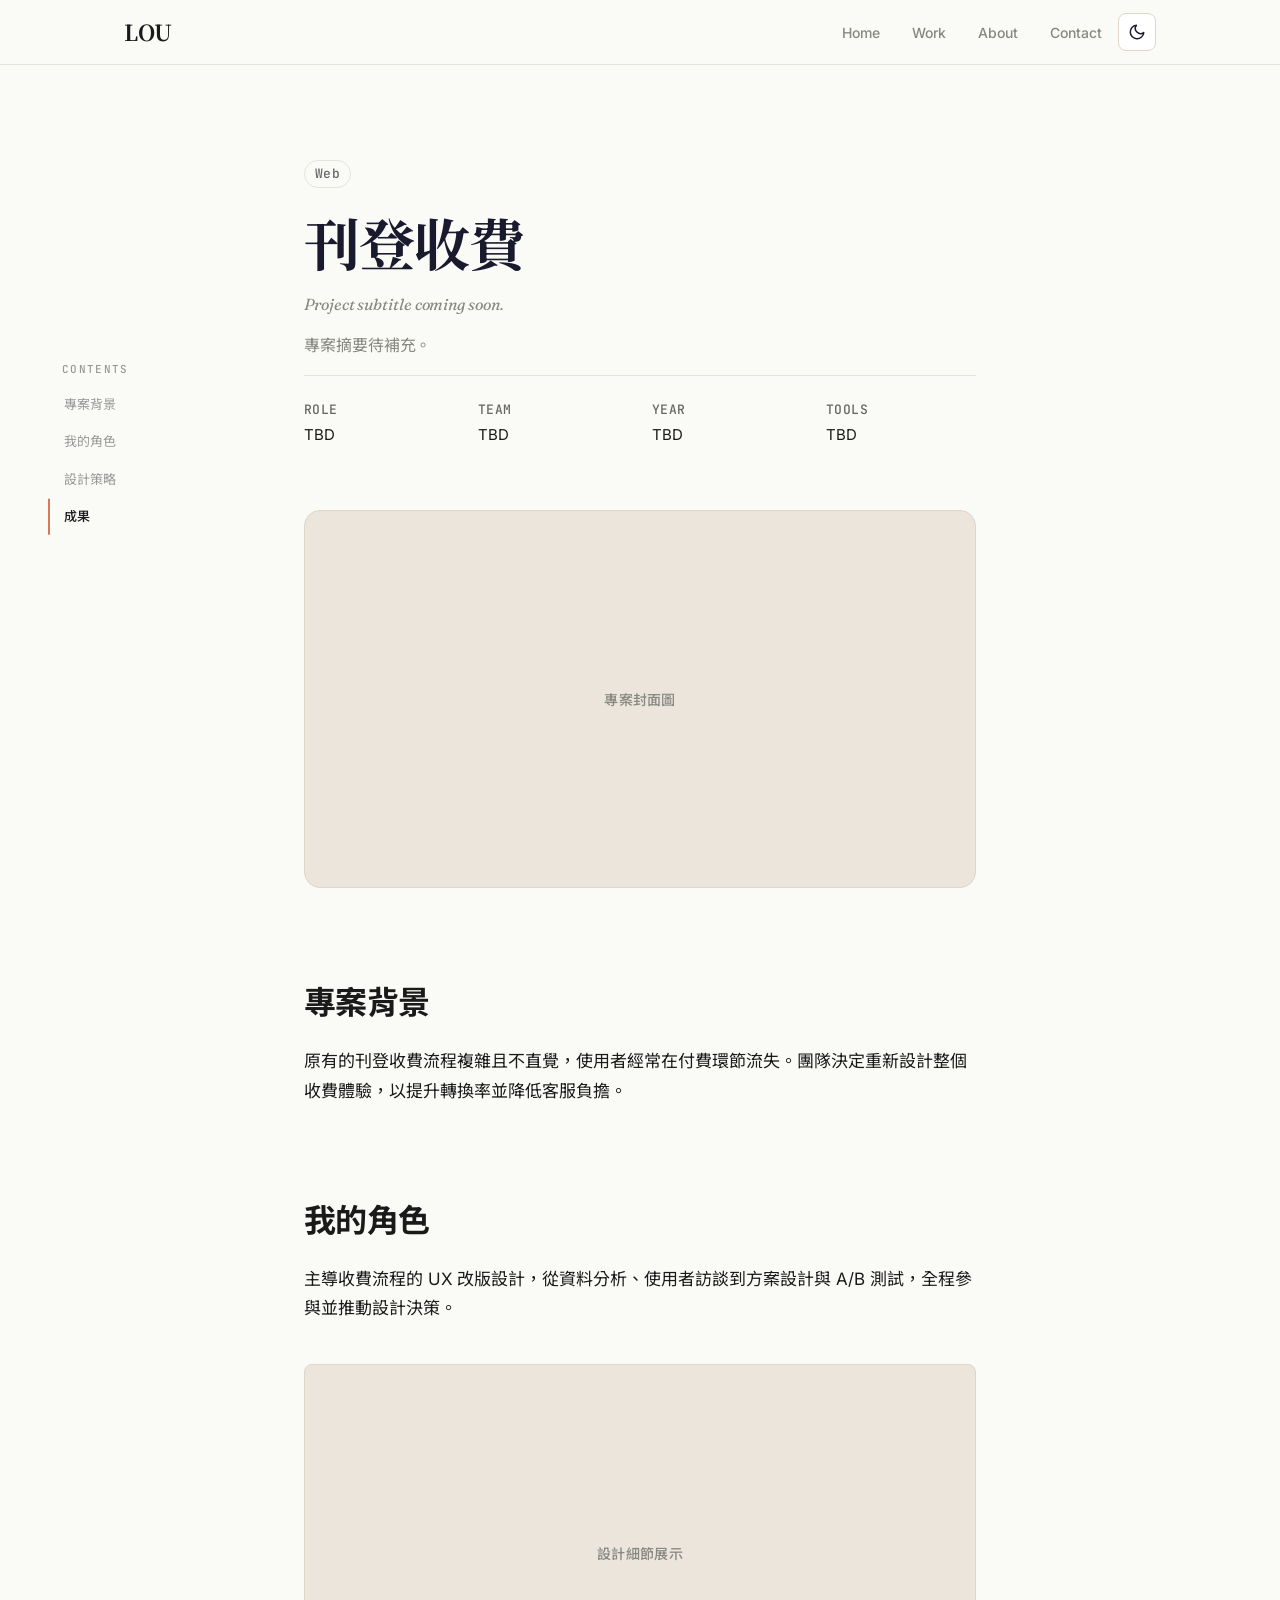
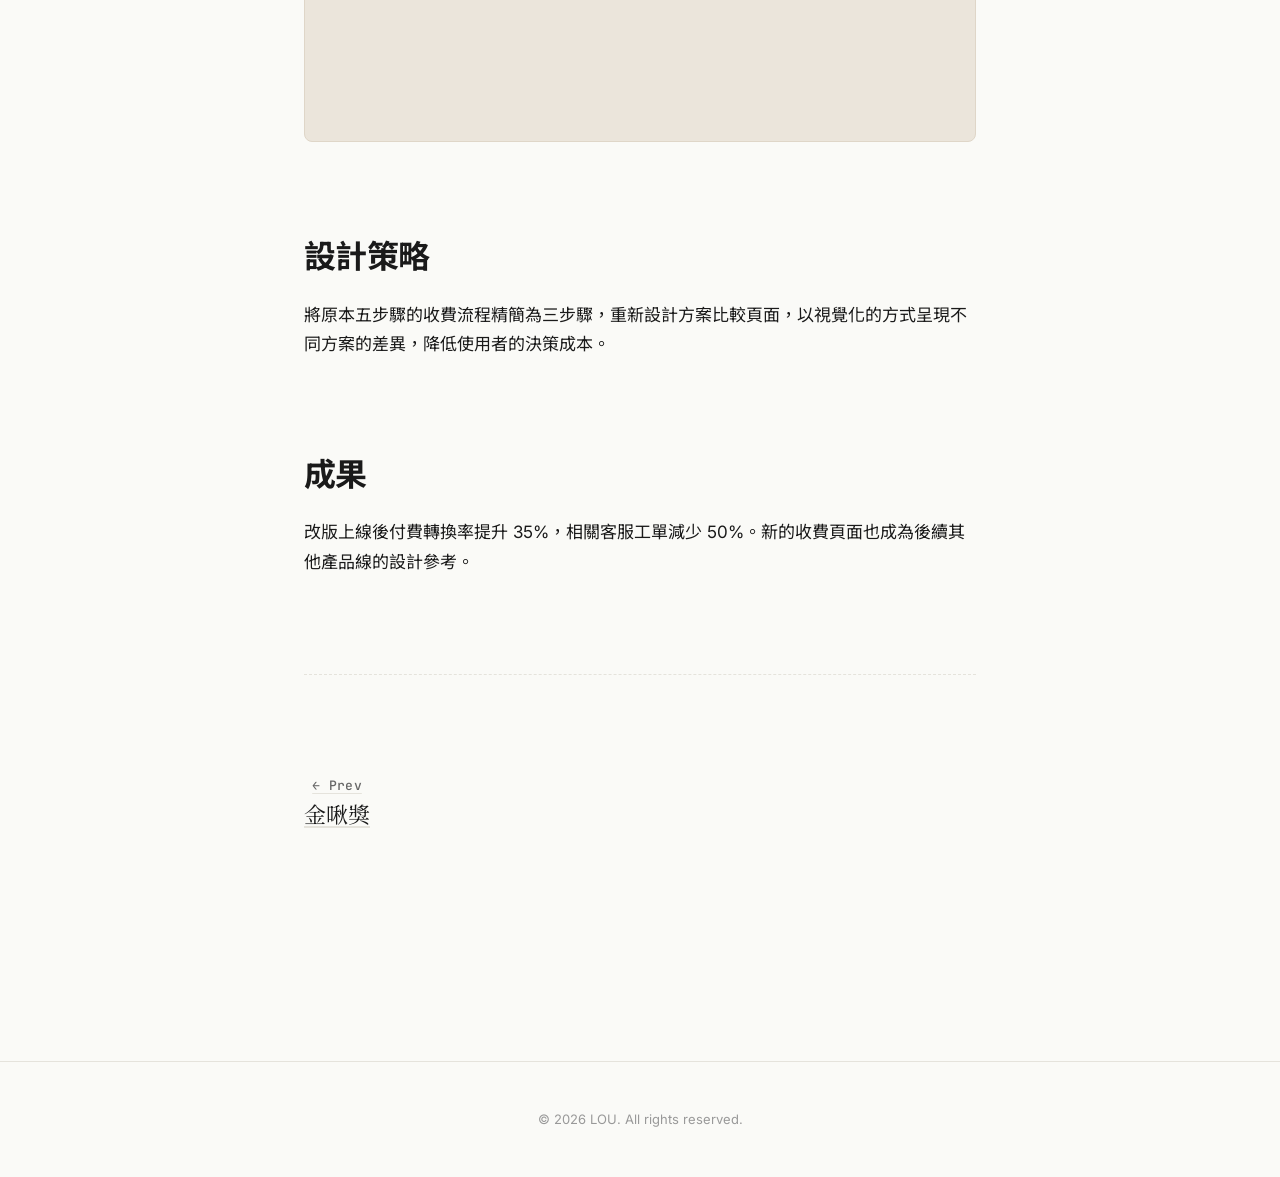
<file: works/project-4.html>
<!DOCTYPE html>
<html lang="zh-Hant">
<head>
  <meta charset="UTF-8">
  <meta name="viewport" content="width=device-width, initial-scale=1.0">
  <title>刊登收費 — LOU</title>
  <link rel="preconnect" href="https://fonts.googleapis.com">
  <link rel="preconnect" href="https://fonts.gstatic.com" crossorigin>
  <link href="https://fonts.googleapis.com/css2?family=Fraunces:ital,opsz,wght@0,9..144,300;0,9..144,400;0,9..144,500;1,9..144,400&family=Inter:wght@400;500;600&family=JetBrains+Mono:wght@400;500&family=Noto+Sans+TC:wght@400;500;600;700&family=Noto+Serif+TC:wght@300;400;500;700&display=swap" rel="stylesheet">
  <link rel="stylesheet" href="../style.css">
  <script>
    (function () {
      try {
        var stored = localStorage.getItem('theme');
        var isDark = stored === 'dark' || (!stored && window.matchMedia('(prefers-color-scheme: dark)').matches);
        if (isDark) document.documentElement.classList.add('dark');
      } catch (e) {}
    })();
  </script>
</head>
<body class="project-page">

  <!-- Navbar -->
  <nav class="navbar">
    <div class="container">
      <a href="../index.html" class="navbar__logo">LOU</a>
      <ul class="navbar__links">
        <li><a href="../index.html">Home</a></li>
        <li class="navbar__dropdown">
          <a href="#">Work</a>
          <ul class="navbar__dropdown-menu">
            <li><a href="project-1.html">建構品牌元件庫</a></li>
            <li><a href="project-2.html">人才評價</a></li>
            <li><a href="project-3.html">金啾獎</a></li>
            <li><a href="project-4.html" class="active">刊登收費</a></li>
          </ul>
        </li>
        <li><a href="../about.html">About</a></li>
        <li><a href="../index.html#contact">Contact</a></li>
      </ul>
      <button class="theme-toggle" data-theme-toggle aria-label="切換主題" aria-pressed="false">
        <svg class="icon-sun" xmlns="http://www.w3.org/2000/svg" viewBox="0 0 24 24" fill="none" stroke="currentColor" stroke-width="2" stroke-linecap="round" stroke-linejoin="round" aria-hidden="true">
          <circle cx="12" cy="12" r="4"></circle>
          <path d="M12 2v2"></path>
          <path d="M12 20v2"></path>
          <path d="m4.93 4.93 1.41 1.41"></path>
          <path d="m17.66 17.66 1.41 1.41"></path>
          <path d="M2 12h2"></path>
          <path d="M20 12h2"></path>
          <path d="m6.34 17.66-1.41 1.41"></path>
          <path d="m19.07 4.93-1.41 1.41"></path>
        </svg>
        <svg class="icon-moon" xmlns="http://www.w3.org/2000/svg" viewBox="0 0 24 24" fill="none" stroke="currentColor" stroke-width="2" stroke-linecap="round" stroke-linejoin="round" aria-hidden="true">
          <path d="M21 12.79A9 9 0 1 1 11.21 3 7 7 0 0 0 21 12.79z"></path>
        </svg>
      </button>
      <button class="navbar__hamburger" aria-label="Toggle menu">
        <span></span>
        <span></span>
        <span></span>
      </button>
    </div>
  </nav>

  <!-- Project Hero -->
  <header class="project-hero">
    <div class="project-hero__inner">

      <div class="project-hero__meta reveal">
        <span class="tag">Web</span>
      </div>

      <h1 class="project-hero__title reveal" data-delay="1">刊登收費</h1>

      <p class="project-hero__subtitle reveal" data-delay="2">
        <em>Project subtitle coming soon.</em>
      </p>

      <p class="project-hero__lead reveal" data-delay="3">
        專案摘要待補充。
      </p>

      <dl class="project-hero__details reveal" data-delay="4">
        <div><dt>Role</dt><dd>TBD</dd></div>
        <div><dt>Team</dt><dd>TBD</dd></div>
        <div><dt>Year</dt><dd>TBD</dd></div>
        <div><dt>Tools</dt><dd>TBD</dd></div>
      </dl>

    </div>
  </header>

  <!-- TOC (fixed sidebar) -->
  <aside class="toc" aria-label="目錄">
    <p class="toc__label">CONTENTS</p>
    <ul class="toc__list">
      <li><a href="#background">專案背景</a></li>
      <li><a href="#role">我的角色</a></li>
      <li><a href="#strategy">設計策略</a></li>
      <li><a href="#results">成果</a></li>
    </ul>
  </aside>

  <!-- Project Content -->
  <article class="project-content">
    <div class="project-content__inner">

      <!-- 封面圖 -->
      <figure class="project-content__cover">
        <div class="image-block">
          <span class="image-block__placeholder">專案封面圖</span>
        </div>
      </figure>

      <h2 id="background">專案背景</h2>
      <p>原有的刊登收費流程複雜且不直覺，使用者經常在付費環節流失。團隊決定重新設計整個收費體驗，以提升轉換率並降低客服負擔。</p>

      <h2 id="role">我的角色</h2>
      <p>主導收費流程的 UX 改版設計，從資料分析、使用者訪談到方案設計與 A/B 測試，全程參與並推動設計決策。</p>

      <figure>
        <div class="image-block">
          <span class="image-block__placeholder">設計細節展示</span>
        </div>
      </figure>

      <h2 id="strategy">設計策略</h2>
      <p>將原本五步驟的收費流程精簡為三步驟，重新設計方案比較頁面，以視覺化的方式呈現不同方案的差異，降低使用者的決策成本。</p>

      <h2 id="results">成果</h2>
      <p>改版上線後付費轉換率提升 35%，相關客服工單減少 50%。新的收費頁面也成為後續其他產品線的設計參考。</p>

      <!-- Project Nav -->
      <nav class="project-nav">
        <a href="project-3.html" class="project-nav__prev">
          <span class="project-nav__label">← Prev</span>
          <span class="project-nav__title">金啾獎</span>
        </a>
      </nav>

    </div>
  </article>

  <!-- Footer -->
  <footer class="footer">
    <div class="container">
      <p>&copy; 2026 LOU. All rights reserved.</p>
    </div>
  </footer>

  <script src="../main.js" defer></script>
</body>
</html>
</file>
<file: style.css>
/* ========== Theme Tokens ========== */
:root {
  /* Light theme — warm shadcn */
  --background: 37 36% 94%;
  --foreground: 240 28% 14%;
  --card: 0 0% 100%;
  --card-foreground: 240 28% 14%;
  --muted: 40 27% 89%;
  --muted-foreground: 60 3% 52%;
  --border: 37 26% 83%;
  --input: 40 20% 90%;
  --primary: 20 65% 47%;
  --primary-foreground: 0 0% 100%;
  --ring: 20 65% 47%;
  --radius: 0.5rem;
  --accent: hsl(20 65% 47% / 0.08);
  --nav-bg: rgba(250, 250, 247, 0.85);
  --shadow-sm: 0 1px 2px 0 hsl(240 10% 8% / 0.04);
  --shadow-md: 0 8px 24px hsl(240 10% 8% / 0.08);
  --shadow-lg: 0 16px 40px hsl(240 10% 8% / 0.1);
  --ease-out-expo: cubic-bezier(0.22, 1, 0.36, 1);
  --transition-theme: 0.3s ease;

  /* ── 2024 Design System ── */

  /* Color System */
  --color-bg: #FAFAF7;
  --color-bg-subtle: #F3F2EC;
  --color-surface: #FFFFFF;
  --color-text: #1A1A1A;
  --color-text-muted: #666666;
  --color-text-subtle: #999999;
  --color-border: #E5E3DC;
  --color-border-strong: #1A1A1A;
  --color-accent: #D97757;
  --color-accent-hover: #C46647;
  --color-accent-soft: rgba(217, 119, 87, 0.12);

  /* Font System */
  --font-serif: 'Fraunces', 'Noto Serif TC', serif;
  --font-serif-tc: 'Noto Serif TC', 'Fraunces', serif;
  --font-sans: 'Inter', 'Noto Sans TC', system-ui, sans-serif;
  --font-mono: 'JetBrains Mono', 'Noto Sans TC', monospace;

  /* Spacing (4px grid) */
  --space-1: 4px;
  --space-2: 8px;
  --space-3: 12px;
  --space-4: 16px;
  --space-5: 24px;
  --space-6: 32px;
  --space-7: 48px;
  --space-8: 64px;
  --space-9: 96px;
  --space-10: 128px;

  /* Containers */
  --container-wide: 1200px;
  --container-default: 1040px;
  --container-reading: 720px;
  --container-padding: 24px;
}

.dark {
  /* Dark theme — shadcn neutral */
  --background: 240 10% 8%;
  --foreground: 37 30% 94%;
  --card: 240 8% 12%;
  --card-foreground: 37 30% 94%;
  --muted: 240 6% 16%;
  --muted-foreground: 240 5% 65%;
  --border: 240 6% 20%;
  --input: 240 6% 16%;
  --primary: 20 80% 60%;
  --primary-foreground: 240 10% 8%;
  --ring: 20 80% 60%;
  --accent: hsl(20 80% 60% / 0.12);
  --nav-bg: rgba(20, 19, 15, 0.85);
  --shadow-sm: 0 1px 2px 0 hsl(0 0% 0% / 0.3);
  --shadow-md: 0 8px 24px hsl(0 0% 0% / 0.4);
  --shadow-lg: 0 16px 40px hsl(0 0% 0% / 0.5);
}

:root.dark {
  /* 2024 Design System — Dark Mode */
  --color-bg: #14130F;
  --color-bg-subtle: #1F1E1A;
  --color-surface: #222118;
  --color-text: #EDEBE4;
  --color-text-muted: #999999;
  --color-text-subtle: #666666;
  --color-border: #2E2C26;
  --color-border-strong: #EDEBE4;
  --color-accent: #E89379;
  --color-accent-hover: #F0A388;
  --color-accent-soft: rgba(232, 147, 121, 0.15);
}

html {
  color-scheme: light dark;
}

html.dark {
  color-scheme: dark;
}

/* ========== Reset & Base ========== */
*,
*::before,
*::after {
  margin: 0;
  padding: 0;
  box-sizing: border-box;
}

html {
  scroll-behavior: smooth;
}

body {
  font-family: var(--font-sans);
  background-color: var(--color-bg);
  color: var(--color-text);
  line-height: 1.8;
  font-size: 16px;
  -webkit-font-smoothing: antialiased;
  transition: background-color var(--transition-theme), color var(--transition-theme);
}

a {
  color: inherit;
  text-decoration: none;
}

img {
  max-width: 100%;
  display: block;
}

ul {
  list-style: none;
}

a:focus-visible,
button:focus-visible,
input:focus-visible,
textarea:focus-visible {
  outline: 2px solid hsl(var(--ring));
  outline-offset: 2px;
}

/* ========== Typography ========== */
.serif {
  font-family: "Noto Serif TC", serif;
}

/* ========== Layout ========== */
.container {
  max-width: 1080px;
  margin: 0 auto;
  padding: 0 24px;
}

.section {
  padding: 96px 0;
}

/* ========== Navbar ========== */
.navbar {
  position: fixed;
  top: 0;
  left: 0;
  right: 0;
  z-index: 100;
  background-color: var(--nav-bg);
  backdrop-filter: blur(12px);
  -webkit-backdrop-filter: blur(12px);
  box-shadow: 0 1px 0 var(--color-border);
  transition: background-color var(--transition-theme), box-shadow var(--transition-theme);
}

.navbar .container {
  display: flex;
  justify-content: space-between;
  align-items: center;
  height: 64px;
  gap: 16px;
}

.navbar__logo {
  font-family: "Noto Serif TC", serif;
  font-size: 22px;
  font-weight: 700;
  letter-spacing: -0.02em;
  transition: color 0.2s ease;
}

.navbar__logo:hover {
  color: hsl(var(--primary));
}

.navbar__links {
  display: flex;
  gap: 32px;
  align-items: center;
  margin-left: auto;
}

.navbar__links > li > a {
  font-size: 14px;
  font-weight: 500;
  color: hsl(var(--muted-foreground));
  transition: color 0.2s ease;
  padding: 4px 0;
  position: relative;
}

.navbar__links > li > a::after {
  content: "";
  position: absolute;
  bottom: -2px;
  left: 0;
  width: 0;
  height: 1.5px;
  background-color: hsl(var(--primary));
  transition: width 0.25s ease;
}

.navbar__links > li > a:hover,
.navbar__links > li > a.active {
  color: hsl(var(--primary));
}

.navbar__links > li > a:hover::after,
.navbar__links > li > a.active::after {
  width: 100%;
}

.navbar__dropdown {
  position: relative;
}

.navbar__dropdown > a {
  cursor: default;
}

.navbar__dropdown-menu {
  position: absolute;
  top: 100%;
  left: 50%;
  transform: translateX(-50%) translateY(4px);
  min-width: 180px;
  background-color: hsl(var(--card));
  border: 1px solid hsl(var(--border));
  border-radius: var(--radius);
  box-shadow: var(--shadow-md);
  padding: 6px;
  opacity: 0;
  visibility: hidden;
  transition: opacity 0.2s ease, visibility 0.2s ease, transform 0.2s ease,
              background-color var(--transition-theme), border-color var(--transition-theme);
  margin-top: 12px;
}

.navbar__dropdown-menu::before {
  content: "";
  position: absolute;
  top: -12px;
  left: 0;
  right: 0;
  height: 12px;
}

.navbar__dropdown:hover .navbar__dropdown-menu {
  opacity: 1;
  visibility: visible;
  transform: translateX(-50%) translateY(0);
}

.navbar__dropdown-menu li a {
  display: block;
  padding: 8px 14px;
  font-size: 14px;
  font-weight: 400;
  color: hsl(var(--card-foreground));
  border-radius: calc(var(--radius) - 2px);
  transition: background-color 0.2s ease, color 0.2s ease;
}

.navbar__dropdown-menu li a::after {
  display: none;
}

.navbar__dropdown-menu li a:hover {
  background-color: var(--accent);
  color: hsl(var(--primary));
}

.navbar__hamburger {
  display: none;
  flex-direction: column;
  gap: 5px;
  cursor: pointer;
  background: none;
  border: none;
  padding: 8px;
  min-width: 44px;
  min-height: 44px;
  align-items: center;
  justify-content: center;
}

.navbar__hamburger span {
  display: block;
  width: 20px;
  height: 2px;
  background-color: hsl(var(--foreground));
  border-radius: 1px;
  transition: transform 0.3s, opacity 0.3s, background-color 0.3s;
}

/* ========== Theme Toggle ========== */
.theme-toggle {
  display: inline-flex;
  align-items: center;
  justify-content: center;
  width: 38px;
  height: 38px;
  border-radius: var(--radius);
  border: 1px solid hsl(var(--border));
  background-color: hsl(var(--card));
  color: hsl(var(--foreground));
  cursor: pointer;
  transition: background-color 0.2s ease, border-color 0.2s ease,
              color 0.2s ease, transform 0.2s ease;
  padding: 0;
}

.theme-toggle:hover {
  background-color: var(--accent);
  border-color: hsl(var(--primary));
  color: hsl(var(--primary));
}

.theme-toggle:active {
  transform: scale(0.95);
}

.theme-toggle svg {
  width: 18px;
  height: 18px;
  transition: transform 0.4s var(--ease-out-expo);
}

.theme-toggle .icon-sun {
  display: none;
}

.theme-toggle .icon-moon {
  display: block;
}

html.dark .theme-toggle .icon-sun {
  display: block;
}

html.dark .theme-toggle .icon-moon {
  display: none;
}

.theme-toggle:hover svg {
  transform: rotate(20deg);
}

/* ========== Hero ========== */
.hero {
  padding-top: 180px;
  padding-bottom: 64px;
  text-align: center;
}

.hero__label {
  font-size: 14px;
  font-weight: 500;
  color: hsl(var(--muted-foreground));
  letter-spacing: 0.06em;
  margin-bottom: 20px;
}

.hero__title {
  font-family: "Noto Serif TC", serif;
  font-size: clamp(3.5rem, 8vw, 7rem);
  font-weight: 700;
  line-height: 1.08;
  letter-spacing: -0.03em;
  color: hsl(var(--foreground));
  margin-bottom: 28px;
}

.hero__desc {
  font-size: 16px;
  color: hsl(var(--muted-foreground));
  max-width: 440px;
  margin: 0 auto;
  line-height: 1.8;
}

/* ========== Section Title ========== */
.section-title {
  font-size: 13px;
  font-weight: 600;
  text-transform: uppercase;
  letter-spacing: 0.1em;
  color: hsl(var(--muted-foreground));
  margin-bottom: 48px;
}

/* ========== Project Cards ========== */
.projects-grid {
  display: grid;
  grid-template-columns: repeat(2, 1fr);
  gap: 32px;
}

.project-card {
  display: block;
  background-color: hsl(var(--card));
  border: 1px solid hsl(var(--border));
  border-radius: var(--radius);
  overflow: hidden;
  transition: transform 0.3s var(--ease-out-expo),
              box-shadow 0.3s ease,
              border-color var(--transition-theme),
              background-color var(--transition-theme);
}

.project-card:hover {
  transform: translateY(-6px);
  box-shadow: var(--shadow-lg);
  border-color: hsl(var(--primary) / 0.4);
}

.project-card__thumb {
  width: 100%;
  aspect-ratio: 16 / 10;
  background-color: hsl(var(--muted));
  overflow: hidden;
  display: flex;
  align-items: center;
  justify-content: center;
  transition: background-color var(--transition-theme);
}

.project-card__thumb img {
  width: 100%;
  height: 100%;
  object-fit: cover;
  transition: transform 0.4s var(--ease-out-expo);
}

.project-card:hover .project-card__thumb img {
  transform: scale(1.04);
}

.project-card__body {
  padding: 20px 24px 24px;
}

.project-card__tags {
  display: flex;
  gap: 8px;
  margin-bottom: 10px;
  flex-wrap: wrap;
}

.tag {
  font-size: 12px;
  font-weight: 500;
  color: hsl(var(--primary));
  background-color: var(--accent);
  padding: 4px 12px;
  border-radius: calc(var(--radius) - 2px);
  transition: background-color var(--transition-theme), color var(--transition-theme);
}

.project-card__title {
  font-family: "Noto Serif TC", serif;
  font-size: 20px;
  font-weight: 600;
  letter-spacing: -0.01em;
  color: hsl(var(--card-foreground));
  transition: color 0.2s ease;
}

.project-card:hover .project-card__title {
  color: hsl(var(--primary));
}

/* ========== Placeholder ========== */
.thumb__placeholder,
.image-block__placeholder {
  font-size: 14px;
  font-weight: 500;
  color: hsl(var(--muted-foreground));
  letter-spacing: 0.02em;
}

/* ========== Contact Section ========== */
.contact-section {
  text-align: center;
}

.contact-header {
  margin-bottom: 48px;
}

.contact-header h2 {
  font-size: clamp(1.8rem, 4vw, 2.6rem);
  font-weight: 700;
  letter-spacing: -0.02em;
  color: hsl(var(--foreground));
  margin-bottom: 12px;
}

.contact-header p {
  font-size: 16px;
  color: hsl(var(--muted-foreground));
}

/* ========== Contact Form ========== */
.contact-form {
  max-width: 640px;
  margin: 0 auto;
  text-align: left;
}

.contact-form__row {
  display: grid;
  grid-template-columns: 1fr 1fr;
  gap: 16px;
}

.form-group {
  margin-bottom: 20px;
}

.form-group label {
  display: block;
  font-size: 13px;
  font-weight: 500;
  margin-bottom: 8px;
  color: hsl(var(--muted-foreground));
}

.form-group input {
  width: 100%;
  padding: 14px 20px;
  font-family: "Noto Sans TC", sans-serif;
  font-size: 15px;
  color: hsl(var(--foreground));
  background-color: hsl(var(--input));
  border: 1px solid hsl(var(--border));
  border-radius: calc(var(--radius) + 4px);
  outline: none;
  transition: background-color var(--transition-theme), border-color 0.2s ease, box-shadow 0.2s ease;
}

.form-group textarea {
  width: 100%;
  padding: 16px 20px;
  font-family: "Noto Sans TC", sans-serif;
  font-size: 15px;
  color: hsl(var(--foreground));
  background-color: hsl(var(--input));
  border: 1px solid hsl(var(--border));
  border-radius: var(--radius);
  outline: none;
  resize: vertical;
  min-height: 180px;
  transition: background-color var(--transition-theme), border-color 0.2s ease, box-shadow 0.2s ease;
}

.form-group input:focus,
.form-group textarea:focus {
  border-color: hsl(var(--primary));
  box-shadow: 0 0 0 3px hsl(var(--primary) / 0.15);
}

.btn--full {
  width: 100%;
  text-align: center;
}

.btn {
  display: inline-block;
  padding: 14px 36px;
  font-family: "Noto Sans TC", sans-serif;
  font-size: 15px;
  font-weight: 500;
  color: hsl(var(--primary-foreground));
  background-color: hsl(var(--primary));
  border: none;
  border-radius: var(--radius);
  cursor: pointer;
  transition: transform 0.2s ease, box-shadow 0.2s ease, background-color 0.2s ease;
  min-height: 48px;
}

.btn:hover {
  transform: translateY(-1px);
  box-shadow: 0 4px 14px hsl(var(--primary) / 0.3);
  background-color: hsl(var(--primary) / 0.92);
}

.btn:active {
  transform: translateY(0);
  box-shadow: none;
}

/* ========== About Page ========== */
.about-hero {
  padding-top: 180px;
  padding-bottom: 40px;
  text-align: center;
}

.about-hero h1 {
  font-family: "Noto Serif TC", serif;
  font-size: clamp(2.5rem, 6vw, 4.5rem);
  font-weight: 700;
  letter-spacing: -0.03em;
  margin-bottom: 20px;
  color: hsl(var(--foreground));
}

.about-hero p {
  font-size: 16px;
  color: hsl(var(--muted-foreground));
  max-width: 520px;
  margin: 0 auto;
  line-height: 1.8;
}

.timeline {
  position: relative;
  padding-left: 28px;
  border-left: 2px solid hsl(var(--border));
  max-width: 640px;
  transition: border-color var(--transition-theme);
}

.timeline-item {
  position: relative;
  margin-bottom: 48px;
}

.timeline-item:last-child {
  margin-bottom: 0;
}

.timeline-item::before {
  content: "";
  position: absolute;
  left: -34px;
  top: 6px;
  width: 10px;
  height: 10px;
  background-color: hsl(var(--primary));
  border-radius: 50%;
  transition: background-color var(--transition-theme), transform 0.2s ease;
}

.timeline-item:hover::before {
  transform: scale(1.25);
}

.timeline-item__date {
  font-size: 13px;
  color: hsl(var(--muted-foreground));
  margin-bottom: 4px;
}

.timeline-item__role {
  font-family: "Noto Serif TC", serif;
  font-size: 20px;
  font-weight: 600;
  margin-bottom: 4px;
  color: hsl(var(--foreground));
}

.timeline-item__company {
  font-size: 14px;
  color: hsl(var(--muted-foreground));
  margin-bottom: 10px;
}

.timeline-item__desc {
  font-size: 15px;
  color: hsl(var(--foreground) / 0.75);
  line-height: 1.8;
}

/* ========== Project Detail ========== */
.project-hero {
  padding-top: 180px;
  padding-bottom: 40px;
  text-align: center;
}

.project-hero__tags {
  display: flex;
  gap: 8px;
  margin-bottom: 16px;
  justify-content: center;
  flex-wrap: wrap;
}

.project-hero h1 {
  font-family: "Noto Serif TC", serif;
  font-size: clamp(2.2rem, 5vw, 3.5rem);
  font-weight: 700;
  letter-spacing: -0.02em;
  margin-bottom: 16px;
  color: hsl(var(--foreground));
}

.project-hero p {
  font-size: 16px;
  color: hsl(var(--muted-foreground));
  max-width: 560px;
  margin: 0 auto;
  line-height: 1.8;
}

.project-content {
  padding-bottom: 80px;
}

.project-content h2 {
  font-family: "Noto Serif TC", serif;
  font-size: 28px;
  font-weight: 600;
  margin-top: 64px;
  margin-bottom: 20px;
  max-width: 640px;
  margin-left: auto;
  margin-right: auto;
  text-align: left;
  color: hsl(var(--foreground));
}

.project-content p {
  font-size: 16px;
  color: hsl(var(--foreground) / 0.78);
  max-width: 640px;
  margin: 0 auto 24px;
  text-align: left;
  line-height: 1.9;
}

.project-content .image-block {
  width: 100%;
  aspect-ratio: 16 / 9;
  background-color: hsl(var(--muted));
  border: 1px solid hsl(var(--border));
  border-radius: var(--radius);
  margin: 40px 0;
  overflow: hidden;
  display: flex;
  align-items: center;
  justify-content: center;
  transition: background-color var(--transition-theme), border-color var(--transition-theme);
}

.project-content .image-block img {
  width: 100%;
  height: 100%;
  object-fit: cover;
  cursor: zoom-in;
}

/* ===== Lightbox ===== */
.lightbox {
  position: fixed;
  inset: 0;
  background: rgba(0, 0, 0, 0.88);
  display: flex;
  align-items: center;
  justify-content: center;
  padding: 24px;
  z-index: 1000;
  opacity: 0;
  visibility: hidden;
  transition: opacity 0.25s ease, visibility 0.25s ease;
  cursor: zoom-out;
}

.lightbox.is-open {
  opacity: 1;
  visibility: visible;
}

.lightbox__img {
  max-width: min(90vw, 1200px);
  max-height: 90vh;
  object-fit: contain;
  border-radius: var(--radius);
  transform: scale(0.96);
  transition: transform 0.25s ease;
  cursor: default;
  box-shadow: 0 32px 64px rgba(0, 0, 0, 0.5);
}

.lightbox.is-open .lightbox__img {
  transform: scale(1);
}

.lightbox__close {
  position: absolute;
  top: 20px;
  right: 20px;
  width: 40px;
  height: 40px;
  border-radius: 50%;
  background: rgba(255, 255, 255, 0.15);
  border: none;
  color: #fff;
  font-size: 22px;
  line-height: 1;
  cursor: pointer;
  display: flex;
  align-items: center;
  justify-content: center;
  transition: background 0.2s ease;
}

.lightbox__close:hover {
  background: rgba(255, 255, 255, 0.28);
}

/* -- Project Content: Extended -- */
.project-content h3 {
  font-family: "Noto Serif TC", serif;
  font-size: 22px;
  font-weight: 600;
  margin-top: 48px;
  margin-bottom: 16px;
  max-width: 640px;
  margin-left: auto;
  margin-right: auto;
  text-align: left;
  color: hsl(var(--foreground));
}

.project-content ul,
.project-content ol {
  font-size: 16px;
  color: hsl(var(--foreground) / 0.78);
  max-width: 640px;
  margin: 0 auto 24px;
  padding-left: 24px;
  text-align: left;
}

.project-content ul {
  list-style: disc;
}

.project-content ol {
  list-style: decimal;
}

.project-content li {
  margin-bottom: 10px;
  line-height: 1.8;
}

.project-content strong {
  color: hsl(var(--foreground));
  font-weight: 600;
}

.project-content hr {
  border: none;
  border-top: 1px solid hsl(var(--border));
  margin: 56px auto;
  max-width: 200px;
  transition: border-color var(--transition-theme);
}

/* Stakeholder Cards */
.stakeholder-grid {
  display: grid;
  grid-template-columns: repeat(3, 1fr);
  gap: 20px;
  margin: 40px 0;
}

.stakeholder-card {
  background-color: hsl(var(--card));
  border: 1px solid hsl(var(--border));
  border-radius: var(--radius);
  padding: 32px 24px;
  text-align: center;
  transition: background-color var(--transition-theme), border-color var(--transition-theme),
              transform 0.3s var(--ease-out-expo),
              box-shadow 0.3s ease;
}

.stakeholder-card:hover {
  transform: translateY(-4px);
  border-color: hsl(var(--primary) / 0.4);
  box-shadow: var(--shadow-md);
}

.stakeholder-card__icon {
  width: 56px;
  height: 56px;
  border-radius: 50%;
  background-color: var(--accent);
  color: hsl(var(--primary));
  display: flex;
  align-items: center;
  justify-content: center;
  margin: 0 auto 16px;
  font-size: 13px;
  font-weight: 700;
  letter-spacing: 0.02em;
  overflow: hidden;
  transition: background-color var(--transition-theme), transform 0.3s ease;
}

.stakeholder-card__icon img {
  width: 100%;
  height: 100%;
  object-fit: cover;
}

.stakeholder-card:hover .stakeholder-card__icon {
  transform: scale(1.08);
}

.stakeholder-card__role {
  font-weight: 600;
  font-size: 15px;
  margin-bottom: 8px;
  color: hsl(var(--card-foreground));
}

.stakeholder-card__quote {
  font-size: 14px;
  color: hsl(var(--muted-foreground));
  line-height: 1.7;
  max-width: none;
  margin: 0;
}

/* Challenge Block */
.challenge-block {
  background-color: hsl(var(--card));
  border: 1px solid hsl(var(--border));
  border-radius: var(--radius);
  padding: 28px 32px;
  margin-bottom: 16px;
  transition: background-color var(--transition-theme), border-color var(--transition-theme);
}

.challenge-block__label {
  font-size: 12px;
  font-weight: 600;
  text-transform: uppercase;
  letter-spacing: 0.06em;
  color: hsl(var(--primary));
  margin-bottom: 8px;
}

.challenge-block__title {
  font-size: 16px;
  font-weight: 600;
  color: hsl(var(--card-foreground));
  margin-bottom: 8px;
  max-width: none;
  text-align: left;
}

.challenge-block__desc {
  font-size: 15px;
  color: hsl(var(--muted-foreground));
  max-width: none;
  margin: 0;
  text-align: left;
  line-height: 1.7;
}

.challenge-pair {
  margin-bottom: 32px;
}

/* Result Stats */
.results-grid {
  display: grid;
  grid-template-columns: repeat(3, 1fr);
  gap: 20px;
  margin: 40px 0;
}

.result-stat {
  background-color: hsl(var(--card));
  border: 1px solid hsl(var(--border));
  border-radius: var(--radius);
  padding: 32px 24px;
  text-align: center;
  transition: background-color var(--transition-theme), border-color var(--transition-theme),
              transform 0.3s var(--ease-out-expo),
              box-shadow 0.3s ease;
}

.result-stat:hover {
  transform: translateY(-4px);
  border-color: hsl(var(--primary) / 0.4);
  box-shadow: var(--shadow-md);
}

.result-stat__number {
  font-family: "Noto Serif TC", serif;
  font-size: 44px;
  font-weight: 700;
  color: hsl(var(--primary));
  line-height: 1.2;
  margin-bottom: 10px;
}

.result-stat__text {
  font-size: 14px;
  color: hsl(var(--muted-foreground));
  line-height: 1.6;
  max-width: none;
  margin: 0;
}

/* Process Flow */
.process-flow {
  display: flex;
  gap: 16px;
  margin: 40px 0;
}

.process-step {
  flex: 1;
  min-width: 0;
  background-color: hsl(var(--card));
  border: 1px solid hsl(var(--border));
  border-radius: var(--radius);
  padding: 24px 20px;
  text-align: center;
  transition: background-color var(--transition-theme), border-color var(--transition-theme),
              transform 0.3s var(--ease-out-expo);
}

.process-step:hover {
  transform: translateY(-3px);
  border-color: hsl(var(--primary) / 0.4);
}

.process-step__num {
  font-family: "Noto Serif TC", serif;
  font-size: 32px;
  font-weight: 700;
  color: hsl(var(--primary));
  line-height: 1;
  margin-bottom: 12px;
}

.process-step__text {
  font-size: 14px;
  color: hsl(var(--foreground) / 0.78);
  line-height: 1.7;
  max-width: none;
  margin: 0;
}

/* TOC Sidebar */
.toc {
  position: fixed;
  top: 88px;
  left: 24px;
  width: 148px;
  z-index: 10;
}

.toc__list {
  padding: 0;
  list-style: none;
}

.toc__list li {
  margin-bottom: 2px;
}

.toc__list a {
  display: block;
  font-size: 13px;
  color: hsl(var(--muted-foreground));
  padding: 6px 0 6px 12px;
  border-left: 2px solid transparent;
  transition: color 0.2s ease, border-color 0.2s ease;
  line-height: 1.4;
}

.toc__list a:hover {
  color: hsl(var(--foreground));
}

.toc__list a.is-active {
  color: hsl(var(--foreground));
  border-left-color: hsl(var(--primary));
  font-weight: 500;
}

.project-content h2[id] {
  scroll-margin-top: 88px;
}

/* Project Nav */
.project-nav {
  display: flex;
  justify-content: space-between;
  align-items: center;
  padding: 40px 0 80px;
  border-top: 1px solid hsl(var(--border));
  margin-top: 64px;
  transition: border-color var(--transition-theme);
}

.project-nav a {
  font-size: 14px;
  font-weight: 500;
  color: hsl(var(--muted-foreground));
  transition: color 0.2s ease, transform 0.2s ease;
  display: inline-flex;
  align-items: center;
  padding: 8px 0;
  min-height: 44px;
}

.project-nav a:hover {
  color: hsl(var(--primary));
  transform: translateX(2px);
}

.project-nav a:first-child:hover {
  transform: translateX(-2px);
}

/* ========== Footer ========== */
.footer {
  padding: 48px 0;
  border-top: 1px solid hsl(var(--border));
  text-align: center;
  transition: border-color var(--transition-theme);
}

.footer p {
  font-size: 13px;
  color: hsl(var(--muted-foreground));
}

/* ========== Project Page 2024 Redesign ========== */

/* Body override for project pages */
body.project-page {
  background: var(--color-bg);
  color: var(--color-text);
  font-family: var(--font-sans);
}

/* ---- Divider ---- */
.divider {
  border: none;
  border-top: 1px solid var(--color-border);
  margin: 0;
}

.divider--dashed {
  border-top-style: dashed;
}


/* ---- Project Hero ---- */
body.project-page .project-hero {
  padding: calc(64px + var(--space-9)) 0 var(--space-8);
  background: var(--color-bg);
  text-align: left;
}

.project-hero__inner {
  max-width: 720px;
  margin: 0 auto;
  padding: 0 var(--container-padding);
}

/* Override old .project-hero p centering rule */
body.project-page .project-hero p {
  margin-left: 0;
  margin-bottom: var(--space-3);
  max-width: none;
  text-align: left;
}

.project-hero__meta {
  display: flex;
  gap: var(--space-2);
  flex-wrap: wrap;
  margin-bottom: var(--space-5);
}

.project-hero__meta .tag {
  font: 500 13px/1.4 var(--font-mono);
  letter-spacing: 0.02em;
  color: var(--color-text-muted);
  background: transparent;
  border: 1px solid var(--color-border);
  border-radius: 999px;
  padding: 4px 10px;
}

.project-hero__title {
  font: 400 48px/1.1 var(--font-serif-tc);
  letter-spacing: -0.025em;
  color: var(--color-text);
  margin-bottom: var(--space-4);
}

.project-hero__subtitle {
  font-family: var(--font-serif);
  font-size: 20px;
  font-style: italic;
  font-weight: 400;
  line-height: 1.5;
  letter-spacing: -0.005em;
  color: var(--color-text-muted);
  margin-bottom: var(--space-5);
}

.project-hero__lead {
  font: 400 20px/1.5 var(--font-sans);
  letter-spacing: -0.005em;
  color: var(--color-text);
  max-width: none;
  margin: 0 0 var(--space-7);
}

.project-hero__details {
  display: grid;
  grid-template-columns: repeat(4, 1fr);
  gap: var(--space-5);
  max-width: none;
  padding-top: var(--space-5);
  border-top: 1px solid var(--color-border);
  margin-top: var(--space-4);
}

.project-hero__details dt {
  font: 500 13px/1.5 var(--font-mono);
  letter-spacing: 0.03em;
  color: var(--color-text-muted);
  text-transform: uppercase;
  margin-bottom: 4px;
}

.project-hero__details dd {
  font: 400 15px/1.5 var(--font-sans);
  color: var(--color-text);
  margin: 0;
}

/* ---- TOC (override) ---- */
body.project-page .toc {
  display: none;
  position: fixed;
  top: 50%;
  left: 48px;
  transform: translateY(-50%);
  width: 160px;
  z-index: 10;
}

.toc__label {
  font: 500 11px/1 var(--font-mono);
  letter-spacing: 0.12em;
  text-transform: uppercase;
  color: var(--color-text-subtle);
  margin-bottom: var(--space-3);
  padding-left: 14px;
}

body.project-page .toc__list a {
  font: 400 13px/1.8 var(--font-sans);
  color: var(--color-text-subtle);
  text-decoration: none;
  padding-left: 14px;
  border-left: 2px solid transparent;
  transition: all 0.2s ease;
}

body.project-page .toc__list a:hover {
  color: var(--color-text);
}

body.project-page .toc__list a.is-active {
  color: var(--color-text);
  border-left-color: var(--color-accent);
  font-weight: 500;
}

/* ---- Project Content inner (720px reading container) ---- */
body.project-page .project-content {
  background: var(--color-bg);
  padding-bottom: var(--space-10);
}

.project-content__inner {
  max-width: var(--container-reading);
  margin: 0 auto;
  padding: 0 var(--container-padding);
}

/* Cover image */
.project-content__cover {
  margin-bottom: var(--space-9);
}

.project-content__cover .image-block {
  border-radius: 16px;
  margin: 0;
}

/* ---- Typography within project-content__inner ---- */
.project-content__inner h2 {
  font: 700 32px/1.2 var(--font-sans);
  letter-spacing: -0.02em;
  color: var(--color-text);
  margin-top: var(--space-9);
  margin-bottom: var(--space-5);
  max-width: none;
  text-align: left;
}

.project-content__inner h2[id] {
  scroll-margin-top: 88px;
}

.project-content__inner h3 {
  font: 600 22px/1.3 var(--font-sans);
  letter-spacing: -0.01em;
  color: var(--color-text);
  margin-top: var(--space-7);
  margin-bottom: var(--space-4);
  max-width: none;
  text-align: left;
}

.project-content__inner p {
  font: 400 17px/1.75 var(--font-sans);
  color: var(--color-text);
  margin-bottom: var(--space-5);
  margin-top: 0;
  max-width: none;
  text-align: left;
}

.project-content__inner ul,
.project-content__inner ol {
  font: 400 17px/1.75 var(--font-sans);
  color: var(--color-text);
  margin-bottom: var(--space-5);
  padding-left: 24px;
  max-width: none;
}

.project-content__inner ul {
  list-style: disc;
}

.project-content__inner ol {
  list-style: decimal;
}

.project-content__inner li {
  margin-bottom: 8px;
  line-height: 1.75;
}

.project-content__inner figure {
  /* margin: var(--space-7) 0; */
}

.project-content__inner figcaption {
  font: 400 13px/1.5 var(--font-mono);
  color: var(--color-text-muted);
  text-align: center;
  margin-top: var(--space-3);
}

.project-content__inner strong {
  font-weight: 600;
  color: var(--color-text);
}

.project-content__inner hr {
  border: none;
  border-top: 1px solid var(--color-border);
  margin: var(--space-8) 0;
  max-width: none;
}

.project-content__inner a {
  color: var(--color-text);
  text-decoration: underline;
  text-decoration-color: var(--color-border);
  text-underline-offset: 3px;
  transition: text-decoration-color 0.2s ease;
}

.project-content__inner a:hover {
  text-decoration-color: var(--color-accent);
}

/* ---- Callout ---- */
.callout {
  border-left: 3px solid var(--color-accent);
  padding: var(--space-2) 0 var(--space-2) var(--space-5);
  margin: var(--space-7) 0;
  font: 400 22px/1.5 var(--font-serif-tc);
  color: var(--color-text);
  background: transparent;
  border-radius: 0;
}

.callout p {
  font: 400 22px/1.5 var(--font-serif-tc) !important;
  color: var(--color-text) !important;
  margin-bottom: 0 !important;
}

/* ---- Stakeholder Grid (override) ---- */
body.project-page .stakeholder-grid {
  display: grid;
  grid-template-columns: repeat(3, 1fr);
  gap: var(--space-5);
  margin: var(--space-7) 0;
}

body.project-page .stakeholder-card {
  padding: var(--space-5);
  background: var(--color-bg-subtle);
  border: none;
  border-radius: 12px;
  text-align: center;
  box-shadow: none;
  transition: none;
}

body.project-page .stakeholder-card:hover {
  transform: none;
  border-color: transparent;
  box-shadow: none;
}

body.project-page .stakeholder-card__role {
  font: 500 14px/1 var(--font-mono);
  text-transform: uppercase;
  color: var(--color-accent);
  margin-bottom: 12px;
  font-size: 14px;
}

body.project-page .stakeholder-card__quote {
  font: 400 16px/1.6 var(--font-sans);
  color: var(--color-text);
  max-width: none;
  margin: 0;
  text-align: center;
}

/* ---- Results (new class names, replaces .results-grid) ---- */
.results {
  display: grid;
  grid-template-columns: repeat(3, 1fr);
  gap: var(--space-6);
  margin: var(--space-7) 0;
  padding: var(--space-7) 0;
  border-top: 1px solid var(--color-border);
  border-bottom: 1px solid var(--color-border);
}

.result {
  display: flex;
  flex-direction: column;
}

.result__pill {
  display: inline-block;
  padding: 5px 14px;
  font: 500 14px/1 var(--font-sans);
  border: 1px solid var(--color-accent);
  border-radius: 999px;
  color: var(--color-accent);
  margin-bottom: 16px;
  align-self: flex-start;
}

.result__number {
  font: 600 60px/1 var(--font-serif);
  letter-spacing: -0.03em;
  color: var(--color-text);
  margin-bottom: 12px;
}

.result__label {
  font: 500 13px/1 var(--font-mono);
  text-transform: uppercase;
  color: var(--color-accent);
  margin-bottom: 12px;
}

.project-content__inner .result__detail {
  font: 400 16px/1.5 var(--font-sans);
  color: var(--color-text-muted);
  max-width: none;
  margin: 0;
}

/* ---- Challenge Block (override) ---- */
body.project-page .challenge-block {
  padding: var(--space-5) 0;
  background: transparent;
  border: none;
  border-top: 1px solid var(--color-border);
  border-radius: 0;
  margin-bottom: 0;
}

body.project-page .challenge-block__label {
  font: 500 13px/1 var(--font-mono);
  color: var(--color-accent);
  text-transform: uppercase;
  letter-spacing: 0.06em;
  margin-bottom: 12px;
}

body.project-page .challenge-block__title {
  font: 500 20px/1.4 var(--font-serif-tc);
  color: var(--color-text);
  margin-bottom: var(--space-2);
  max-width: none;
  text-align: left;
}

body.project-page .challenge-block__desc {
  font: 400 16px/1.7 var(--font-sans);
  color: var(--color-text-muted);
  max-width: none;
  margin: 0;
  text-align: left;
}

/* ---- Process Flow (override: vertical stack) ---- */
body.project-page .process-flow {
  display: flex;
  flex-direction: column;
  gap: var(--space-5);
  margin: var(--space-7) 0;
}

body.project-page .process-step {
  display: flex;
  gap: 20px;
  align-items: flex-start;
  background: transparent;
  border: none;
  border-radius: 0;
  padding: 0;
  text-align: left;
  flex: none;
}

body.project-page .process-step:hover {
  transform: none;
  border-color: transparent;
}

body.project-page .process-step__num {
  flex-shrink: 0;
  width: 36px;
  height: 36px;
  display: flex;
  align-items: center;
  justify-content: center;
  font: 400 16px/1 var(--font-serif);
  color: var(--color-accent);
  border: 1px solid var(--color-accent);
  border-radius: 999px;
  margin-bottom: 0;
  line-height: 1;
}

body.project-page .process-step__text {
  font: 400 17px/1.6 var(--font-sans);
  color: var(--color-text);
  padding-top: 7px;
  max-width: none;
  margin: 0;
}

/* ---- Project Nav (override) ---- */
body.project-page .project-nav {
  display: flex;
  justify-content: space-between;
  align-items: flex-start;
  padding: var(--space-9) 0;
  border-top: 1px dashed var(--color-border);
  margin-top: var(--space-9);
}

.project-nav__prev,
.project-nav__next {
  display: flex;
  flex-direction: column;
  gap: 8px;
  text-decoration: none;
  color: var(--color-text);
  transition: color 0.2s ease;
}

.project-nav__next {
  text-align: right;
  align-items: flex-end;
  margin-left: auto;
}

.project-nav__label {
  font: 500 13px/1 var(--font-mono);
  color: var(--color-text-muted);
  letter-spacing: 0.02em;
}

.project-nav__title {
  font: 400 22px/1.3 var(--font-serif-tc);
  color: var(--color-text);
}

.project-nav__prev:hover .project-nav__title,
.project-nav__next:hover .project-nav__title {
  color: var(--color-accent);
}

/* ---- Footer override for project page ---- */
body.project-page .footer {
  background: var(--color-bg);
  border-top-color: var(--color-border);
}

body.project-page .footer p {
  color: var(--color-text-subtle);
  font: 400 13px/1.5 var(--font-sans);
  max-width: none;
  margin: 0;
  text-align: center;
}

/* ========== About Page 2024 Redesign ========== */

body.about-page {
  background: var(--color-bg);
  color: var(--color-text);
}

body.about-page .about-hero {
  padding-top: calc(64px + var(--space-9));
  padding-bottom: var(--space-8);
  text-align: left;
  background: var(--color-bg);
}

body.about-page .about-hero h1 {
  font: 400 clamp(48px, 8vw, 80px)/1.05 var(--font-serif-tc);
  font-weight: 400;
  letter-spacing: -0.03em;
  color: var(--color-text);
  margin-bottom: var(--space-4);
}

body.about-page .about-hero .hero__subtitle {
  font: 400 20px/1.5 var(--font-serif);
  font-style: italic;
  color: var(--color-text-muted);
  margin-bottom: var(--space-5);
  max-width: none;
}

body.about-page .about-hero .hero__lead {
  font: 400 20px/1.65 var(--font-sans);
  color: var(--color-text);
  max-width: 560px;
  margin: 0;
}

/* ---- Experience Table ---- */
.exp-table {
  width: 100%;
  max-width: 640px;
  border-collapse: collapse;
}

.exp-table tr {
  border-bottom: 1px solid var(--color-border);
}

.exp-table tr:first-child {
  border-top: 1px solid var(--color-border);
}

.exp-table td {
  padding: var(--space-4) 0;
  font: 400 17px/1.5 var(--font-sans);
  color: var(--color-text);
  vertical-align: middle;
}

.exp-table__role {
  font-weight: 500;
  width: 40%;
}

.exp-table__company {
  color: var(--color-text-muted);
  width: 40%;
}

.exp-table__year {
  font: 400 14px/1 var(--font-mono);
  color: var(--color-text-subtle);
  text-align: right;
  width: 20%;
  white-space: nowrap;
}

/* ---- Skills Grid ---- */
.skills-grid {
  display: grid;
  grid-template-columns: 1fr 1fr;
  gap: var(--space-7);
  max-width: 640px;
}

.skills-col__title {
  font: 500 13px/1 var(--font-mono);
  text-transform: uppercase;
  letter-spacing: 0.06em;
  color: var(--color-text-muted);
  margin-bottom: var(--space-4);
}

.skills-list {
  list-style: none;
  padding: 0;
}

.skills-list li {
  font: 400 17px/1.75 var(--font-sans);
  color: var(--color-text);
  padding: var(--space-2) 0;
  border-bottom: 1px solid var(--color-border);
}

.skills-list li:last-child {
  border-bottom: none;
}

/* ---- Testimonials ---- */
.testimonials-grid {
  display: grid;
  grid-template-columns: repeat(3, 1fr);
  gap: var(--space-5);
}

.testimonial {
  background: var(--color-bg-subtle);
  border-radius: 12px;
  padding: var(--space-6);
  margin: 0;
}

.testimonial p {
  font: 400 17px/1.7 var(--font-sans);
  color: var(--color-text);
  margin-bottom: var(--space-4);
  max-width: none;
  text-align: left;
}

.testimonial__footer {
  font: 400 14px/1 var(--font-mono);
  color: var(--color-text-muted);
}

/* ---- Contact Block ---- */
.contact-block {
  padding: var(--space-9) 0;
  border-top: 1px dashed var(--color-border);
}

.contact-email {
  display: flex;
  align-items: center;
  gap: var(--space-4);
  margin-bottom: var(--space-5);
}

.contact-email__text {
  font: 300 32px/1 var(--font-serif);
  color: var(--color-text);
}

.contact-links {
  display: flex;
  gap: var(--space-4);
}

.contact-link {
  color: var(--color-text-muted);
  transition: color 0.2s;
}

.contact-link:hover {
  color: var(--color-accent);
}

.btn--outlined {
  display: inline-block;
  background: transparent;
  border: 1px solid var(--color-border);
  color: var(--color-text-muted);
  font: 500 14px/1 var(--font-sans);
  padding: 8px 20px;
  border-radius: 999px;
  cursor: pointer;
  min-height: auto;
  transition: border-color 0.2s, color 0.2s;
}

.btn--outlined:hover {
  border-color: var(--color-accent);
  color: var(--color-accent);
  transform: none;
  box-shadow: none;
  background: transparent;
}

/* ========== Scroll Reveal Animations ========== */
/* Gated on html.js so content stays visible if main.js fails to load */
html.js .reveal {
  opacity: 0;
  transform: translateY(20px);
  transition: opacity 0.7s var(--ease-out-expo),
              transform 0.7s var(--ease-out-expo);
}

html.js .reveal.is-visible {
  opacity: 1;
  transform: translateY(0);
}

html.js .reveal[data-delay="1"] { transition-delay: 0.08s; }
html.js .reveal[data-delay="2"] { transition-delay: 0.16s; }
html.js .reveal[data-delay="3"] { transition-delay: 0.24s; }
html.js .reveal[data-delay="4"] { transition-delay: 0.32s; }
html.js .reveal[data-delay="5"] { transition-delay: 0.40s; }
html.js .reveal[data-delay="6"] { transition-delay: 0.48s; }

@media (prefers-reduced-motion: reduce) {
  html.js .reveal {
    opacity: 1;
    transform: none;
    transition: none;
  }
  *,
  *::before,
  *::after {
    animation-duration: 0.01ms !important;
    animation-iteration-count: 1 !important;
    transition-duration: 0.01ms !important;
    scroll-behavior: auto !important;
  }
}

/* ========== RWD ========== */
@media (min-width: 1280px) {
  body.project-page .toc {
    display: block;
  }
}

@media (max-width: 768px) {
  .navbar__links {
    display: none;
    position: absolute;
    top: 64px;
    left: 0;
    right: 0;
    flex-direction: column;
    background-color: hsl(var(--background) / 0.98);
    padding: 24px;
    gap: 20px;
    border-bottom: 1px solid hsl(var(--border));
  }

  .navbar__links > li > a::after {
    display: none;
  }

  .navbar__links.open {
    display: flex;
  }

  .navbar__hamburger {
    display: flex;
  }

  .navbar__dropdown-menu {
    position: static;
    transform: none;
    box-shadow: none;
    background-color: transparent;
    border: none;
    padding: 8px 0 0 16px;
    opacity: 1;
    visibility: visible;
    margin-top: 0;
    min-width: auto;
  }

  .navbar__dropdown-menu::before {
    display: none;
  }

  .navbar__dropdown-menu li a {
    padding: 8px 0;
    font-size: 14px;
    color: hsl(var(--muted-foreground));
    min-height: 44px;
    display: flex;
    align-items: center;
  }

  .navbar__dropdown-menu li a:hover {
    background-color: transparent;
    color: hsl(var(--primary));
  }

  .hero {
    padding-top: 140px;
    padding-bottom: 48px;
  }

  .about-hero,
  .project-hero {
    padding-top: 140px;
  }

  .section {
    padding: 64px 0;
  }

  .section-title {
    margin-bottom: 32px;
  }

  .projects-grid {
    grid-template-columns: 1fr;
    gap: 24px;
  }

  .contact-form__row {
    grid-template-columns: 1fr;
  }

  .form-group input,
  .form-group textarea {
    padding: 14px 18px;
    font-size: 16px;
  }

  .btn {
    width: 100%;
    text-align: center;
    padding: 16px 36px;
  }

  .stakeholder-grid,
  .results-grid {
    grid-template-columns: 1fr;
  }

  .process-flow {
    flex-direction: column;
  }

  .project-content h2 {
    font-size: 24px;
    margin-top: 48px;
  }

  .project-content h3 {
    font-size: 20px;
    margin-top: 36px;
  }

  .project-content .image-block {
    margin: 28px 0;
    border-radius: calc(var(--radius) - 2px);
  }

  .project-nav a {
    font-size: 13px;
  }

  .timeline {
    max-width: 100%;
  }

  /* ---- Project Page 2024 — mobile ---- */
  .project-hero__title {
    font-size: 32px;
  }

  .project-hero__subtitle,
  .project-hero__lead {
    font-size: 17px;
  }

  .project-hero__details {
    grid-template-columns: repeat(2, 1fr);
  }

  .project-content__inner {
    padding: var(--space-6) var(--container-padding);
  }

  .project-content__inner h2 {
    font-size: 24px;
    margin-top: var(--space-8);
  }

  .project-content__inner h3 {
    font-size: 19px;
    margin-top: var(--space-6);
  }

  .project-content__cover {
    width: 100%;
    margin-left: 0;
    transform: none;
    border-radius: 12px;
  }

  .results {
    grid-template-columns: 1fr;
    gap: var(--space-5);
  }

  .result__number {
    font-size: 40px;
  }

  body.project-page .stakeholder-grid {
    grid-template-columns: 1fr;
  }

  body.project-page .project-nav {
    flex-direction: column;
    gap: var(--space-6);
  }

  .project-nav__next {
    align-items: flex-start;
    text-align: left;
    margin-left: 0;
  }

  /* ---- About page mobile ---- */
  .testimonials-grid {
    grid-template-columns: 1fr;
  }

  .skills-grid {
    grid-template-columns: 1fr;
    gap: var(--space-6);
  }

  .contact-email {
    flex-wrap: wrap;
  }

  .contact-email__text {
    font-size: 22px;
  }
}
</file>
